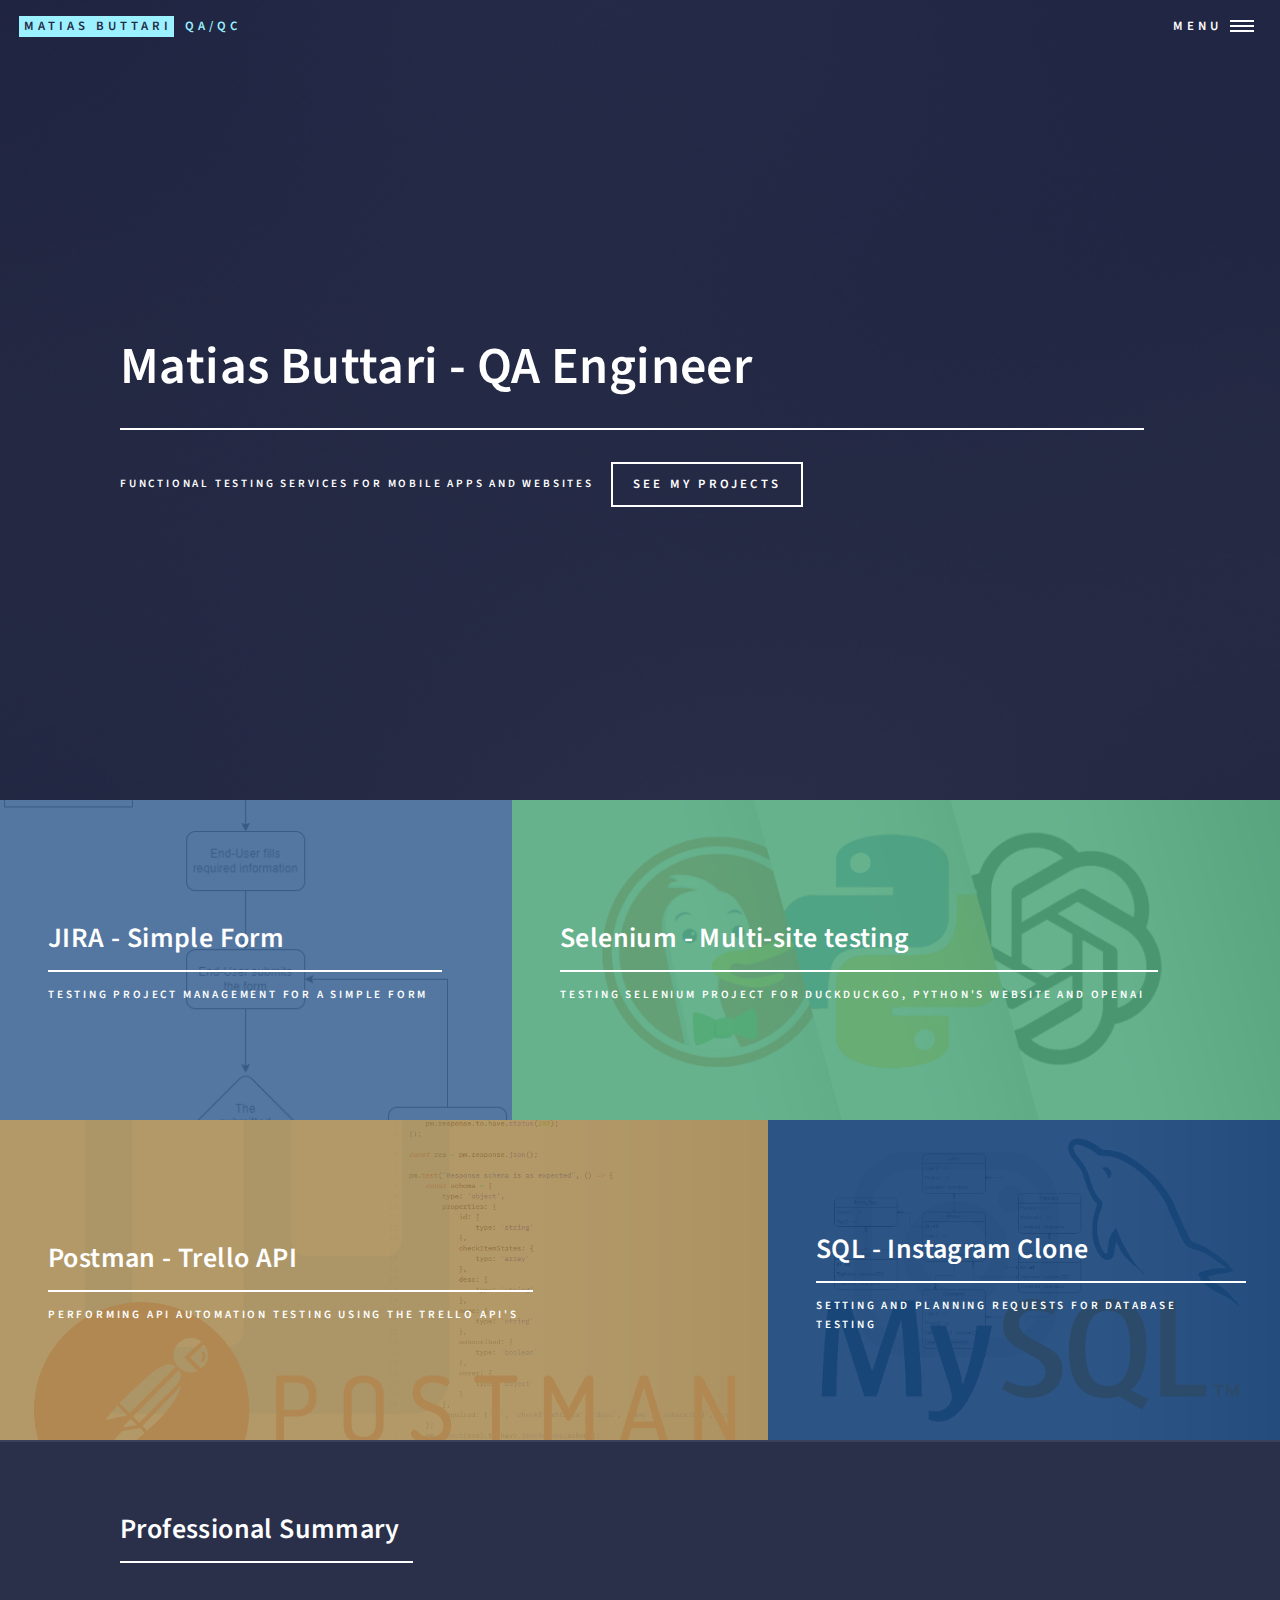
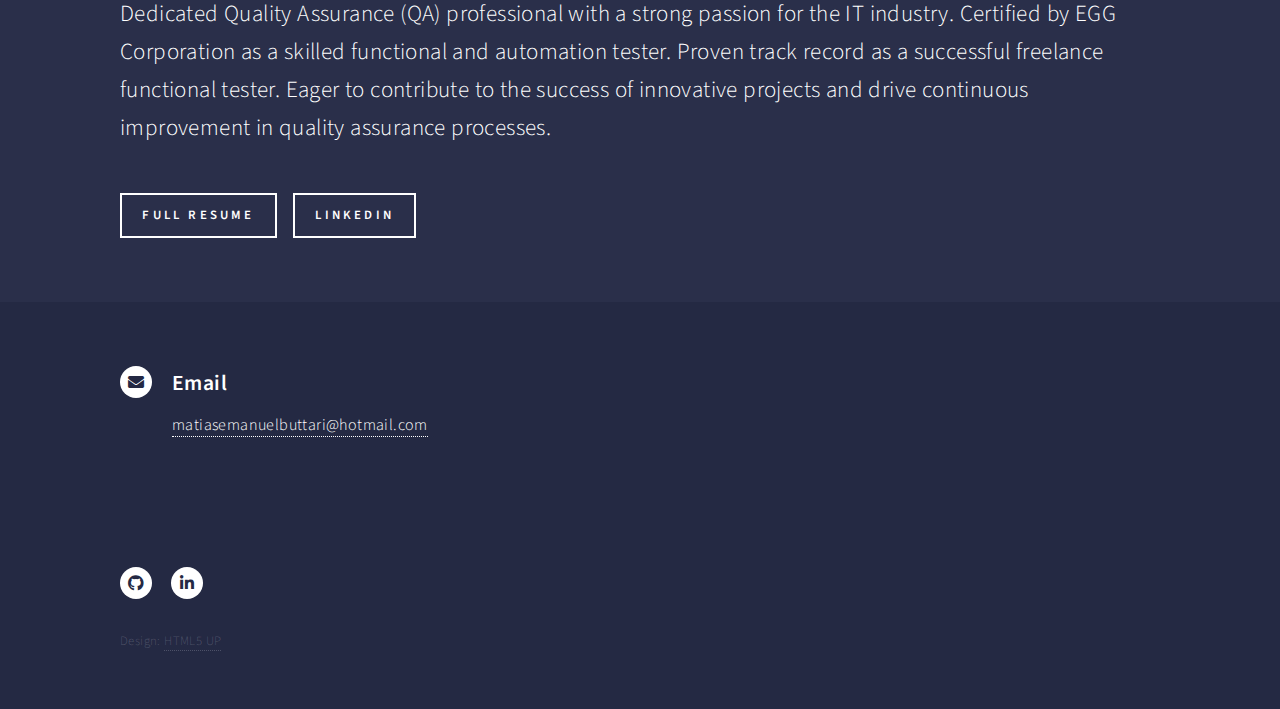
<file: index.html>
<!DOCTYPE HTML>
<!--
	Forty by HTML5 UP
	html5up.net | @ajlkn
	Free for personal and commercial use under the CCA 3.0 license (html5up.net/license)
-->
<!-- commentary!!!! -->
<html>
	<head>
		<title>Matias Buttari - Portfolio</title>
		<meta charset="UTF-8" />
		<meta name="viewport" content="width=device-width, initial-scale=1, user-scalable=no" />
		<link rel="stylesheet" href="assets/css/main.css" />
		<noscript><link rel="stylesheet" href="assets/css/noscript.css" /></noscript>
	</head>
	<body class="is-preload">

		<!-- Wrapper -->
			<div id="wrapper">

				<!-- Header -->
					<header id="header" class="alt">
						<a href="index.html" class="logo"><strong>Matias Buttari</strong> <span>QA/QC</span></a>
						<nav>
							<a href="#menu">Menu</a>
						</nav>
					</header>

				<!-- Menu -->
					<nav id="menu">
						<ul class="links">
							<li><a href="index.html">Home</a></li>
							<li><a href="#contact" class="scrolly">Contact</a></li>
							<li><a href="#main" class="scrolly">Projects</a></li>
						</ul>
					</nav>
						<!--
						<li><a href="elements.html">Elements</a></li>
						<ul class="actions stacked">
							<li><a href="#" class="button primary fit">Get Started</a></li>
							<li><a href="#" class="button fit">Log In</a></li>
						</ul>
						-->
				<!-- Banner -->
					<section id="banner" class="major">
						<div class="inner">
							<header class="major">
								<h1>Matias Buttari - QA Engineer</h1>
							</header>
							<div class="content">
								<p>Functional testing services for mobile apps and websites</p>
								<ul class="actions">
									<li><a href="#one" class="button scrolly">See my projects</a></li>
								</ul>
							</div>
						</div>
					</section>
				<!-- Main -->
					<div id="main">

						<!-- One -->
							<section id="one" class="tiles">
								<article>
									<span class="image">
										<img src="images/pic01.jpg" alt="" />
									</span>
									<header class="major">
										<h3><a href="formProject.html" class="link">JIRA - Simple Form</a></h3>
										<p>Testing project management for a simple form</p>
									</header>
								</article>
								<article>
									<span class="image">
										<img src="images/multisitebanner.png" alt="" />
									</span>
									<header class="major">
										<h3><a href="multisiteProject.html" class="link"></a>Selenium - Multi-site testing</h3>
										<p>Testing selenium project for DuckDuckGo, Python's Website and OpenAI</p>
									</header>
								</article>
								<article>
									<span class="image">
										<img src="images/bannerPm2.png" alt="" />
									</span>
									<header class="major">
										<h3><a href="postmanProject.html" class="link">Postman - Trello API</a></h3>
										<p>Performing API automation testing using the Trello API's</p>
									</header>
								</article>
								<article>
									<span class="image">
										<img src="images/sqlbanner2.png" alt="" />
									</span>
									<header class="major">
										<h3><a href="sqlProject.html" class="link">SQL - Instagram Clone</a></h3>
										<p>Setting and planning requests for database testing</p>
									</header>
								</article>

<!--
								<article>
									<span class="image">
										<img src="images/pic04.jpg" alt="" />
									</span>
									<header class="major">
										<h3><a href="landing.html" class="link">W.I.P</a></h3>
										<p>Work in progress</p>
									</header>
								</article>
-->
								<!--
								<article>
									<span class="image">
										<img src="images/pic05.jpg" alt="" />
									</span>
									<header class="major">
										<h3><a href="landing.html" class="link">Consequat</a></h3>
										<p>Ipsum dolor sit amet</p>
									</header>
								</article>
								<article>
									<span class="image">
										<img src="images/pic06.jpg" alt="" />
									</span>
									<header class="major">
										<h3><a href="landing.html" class="link">Etiam</a></h3>
										<p>Feugiat amet tempus</p>
									</header>
								</article>
								-->
							</section>

							<section id="contact"></section>
						<!-- Two -->
							<section id="two">
								<div class="inner">
									<header class="major">
										<h2>Professional Summary</h2>
									</header>
									<p>Dedicated Quality Assurance (QA) professional with a strong passion for the IT industry. Certified by EGG Corporation as a skilled functional and automation tester. Proven track record as a successful freelance functional tester. Eager to contribute to the success of innovative projects and drive continuous improvement in quality assurance processes.
									</p>
									<ul class="actions">
										<li><a href="https://drive.google.com/file/d/1wdDKe_ZZj7h1YxC4rq7ksWWY5WymSTYA/view?usp=sharing" class="button">Full Resume</a></li>
										<li><a href="https://www.linkedin.com/in/matias-buttari/" class="button">Linkedin</a></li>
									</ul>
								</div>
							</section>

					</div>

				<!-- Contact -->
					<section>
						<div class="inner">
								<section>
									<div class="contact-method">
										<span class="icon solid alt fa-envelope"></span>
										<h3>Email</h3>
										<a href="mailto:matiasemanuelbuttari@hotmail.com">matiasemanuelbuttari@hotmail.com</a>
									</div>
								</section>
						</div>
					</section>

				<!-- Footer -->
					<footer id="footer">
						<div class="inner">
							<ul class="icons">
								<li><a href="https://github.com/mstilde" class="icon brands alt fa-github"><span class="label">GitHub</span></a></li>
								<li><a href="https://www.linkedin.com/in/matias-buttari/" class="icon brands alt fa-linkedin-in"><span class="label">LinkedIn</span></a></li>
							</ul>
							<ul class="copyright">
								<li>Design: <a href="https://html5up.net">HTML5 UP</a></li>
							</ul>
						</div>
					</footer>

			</div>

		<!-- Scripts -->
			<script src="assets/js/jquery.min.js"></script>
			<script src="assets/js/jquery.scrolly.min.js"></script>
			<script src="assets/js/jquery.scrollex.min.js"></script>
			<script src="assets/js/browser.min.js"></script>
			<script src="assets/js/breakpoints.min.js"></script>
			<script src="assets/js/util.js"></script>
			<script src="assets/js/main.js"></script>

	</body>
</html>
</file>
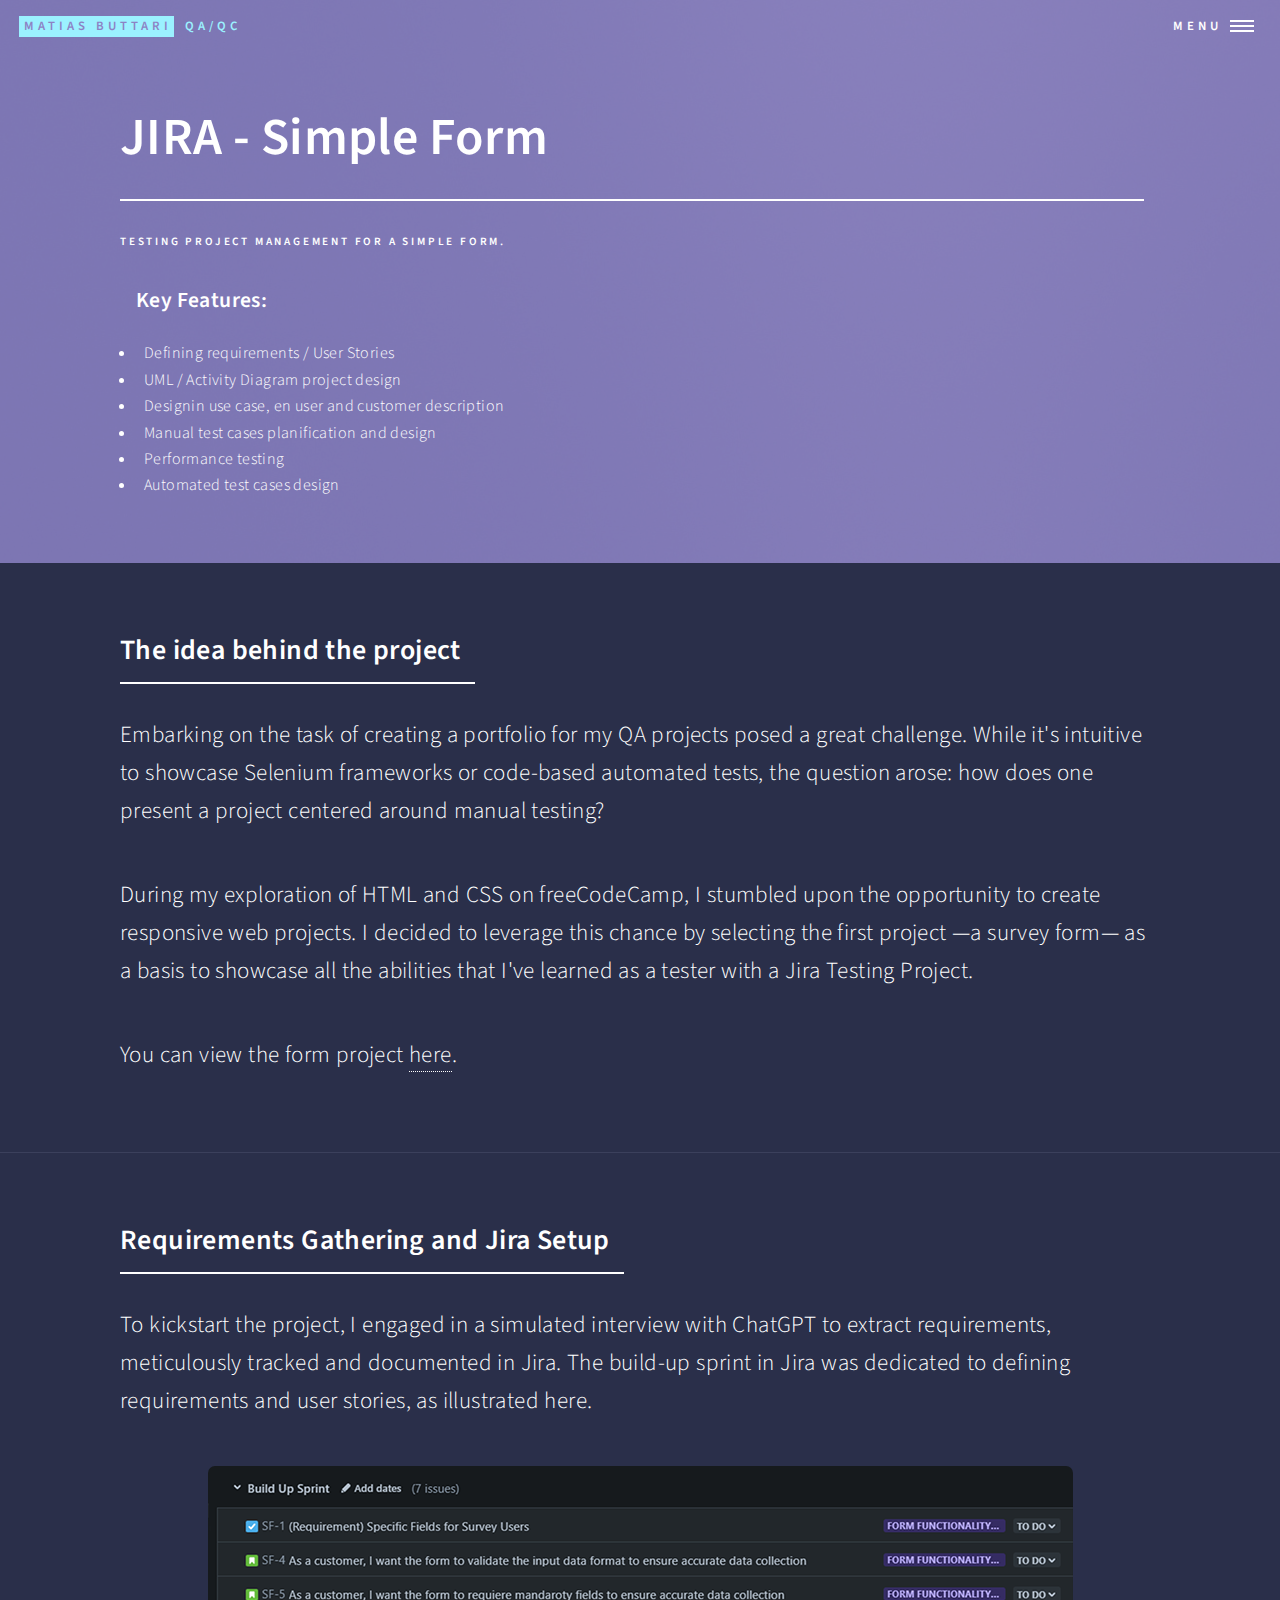
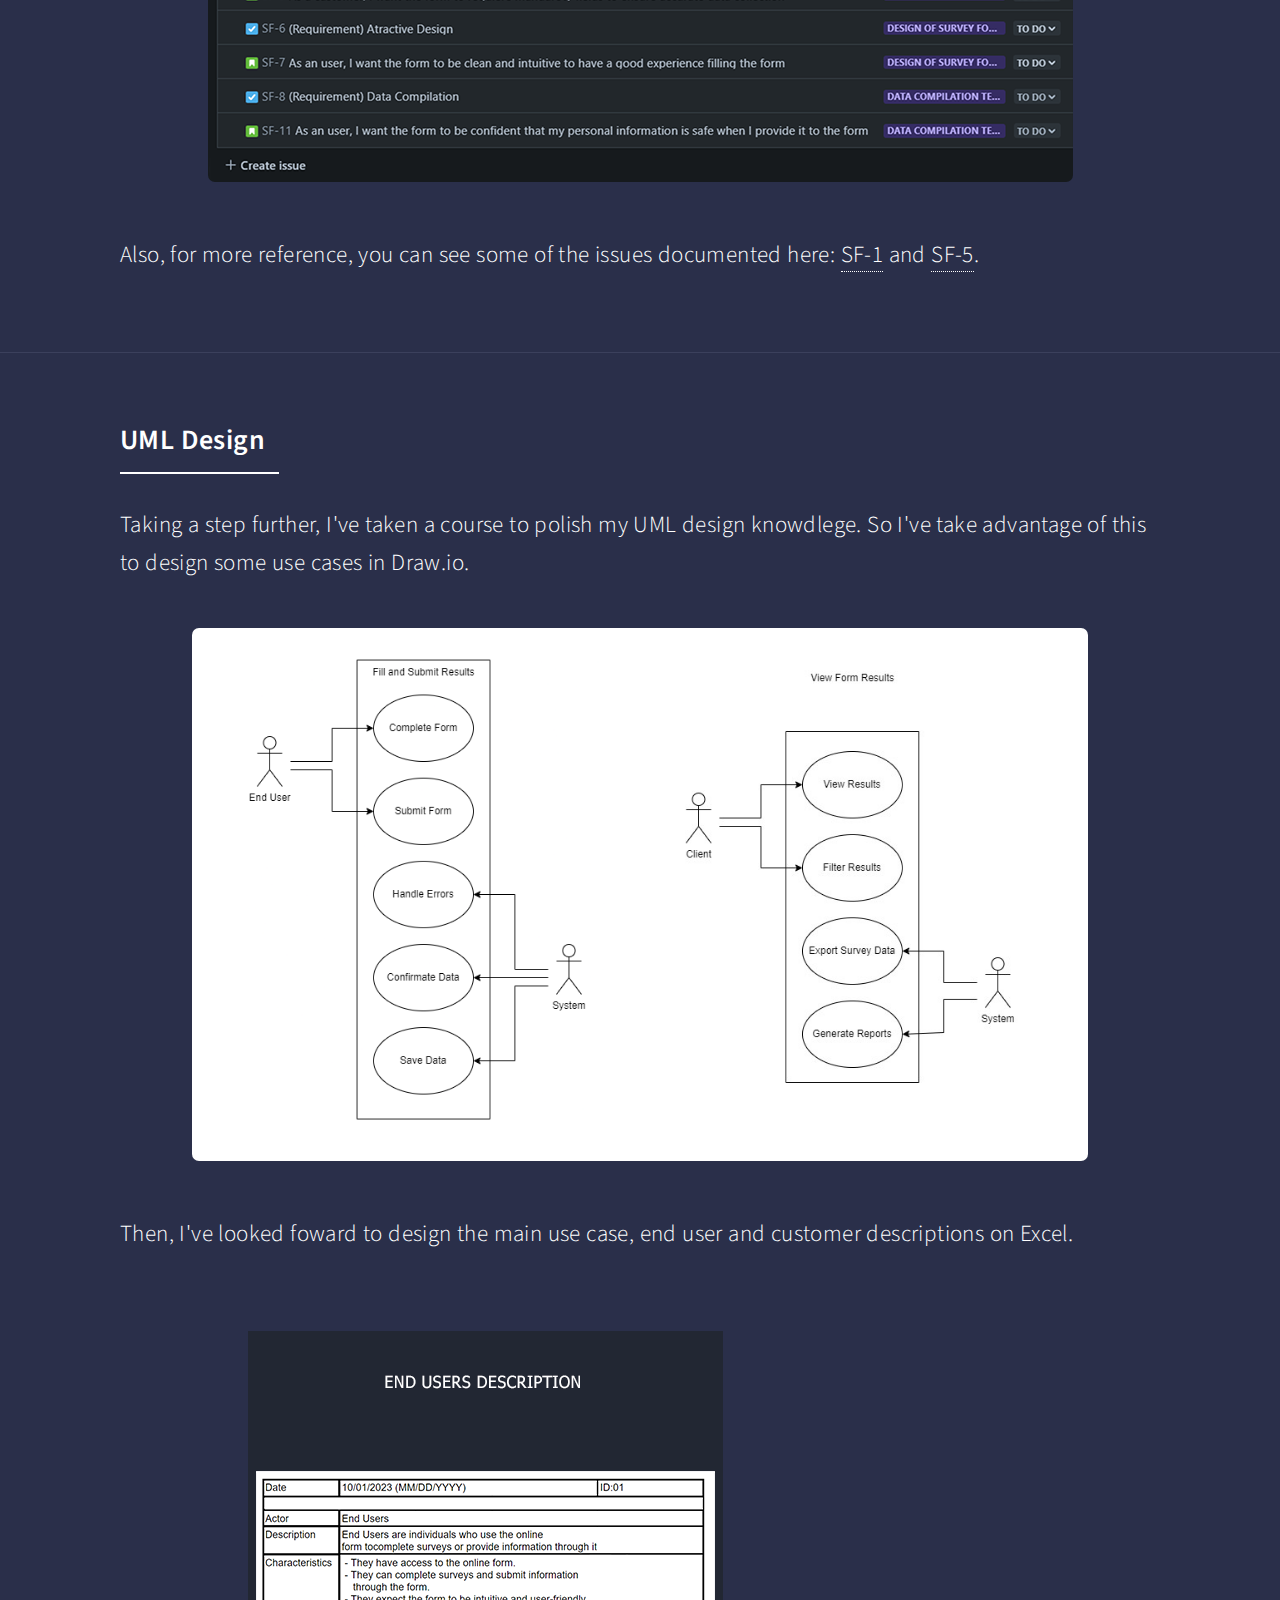
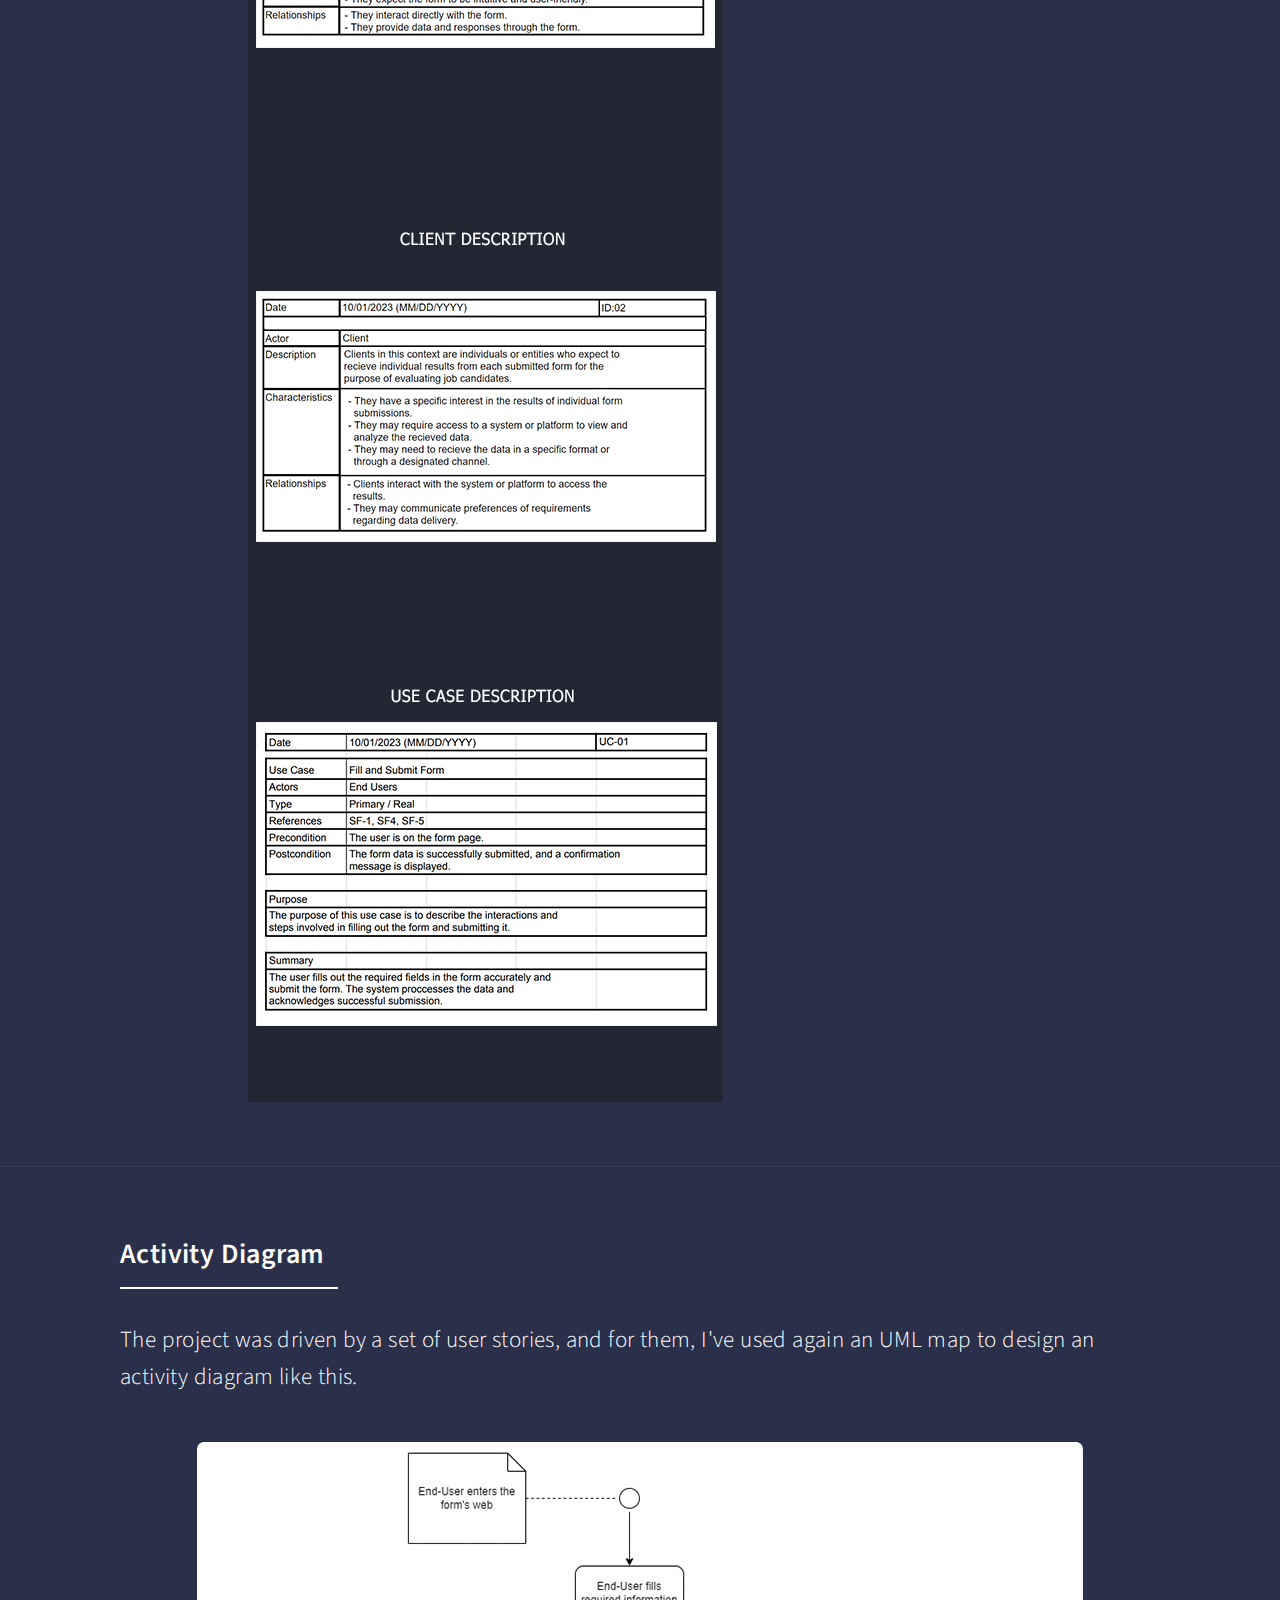
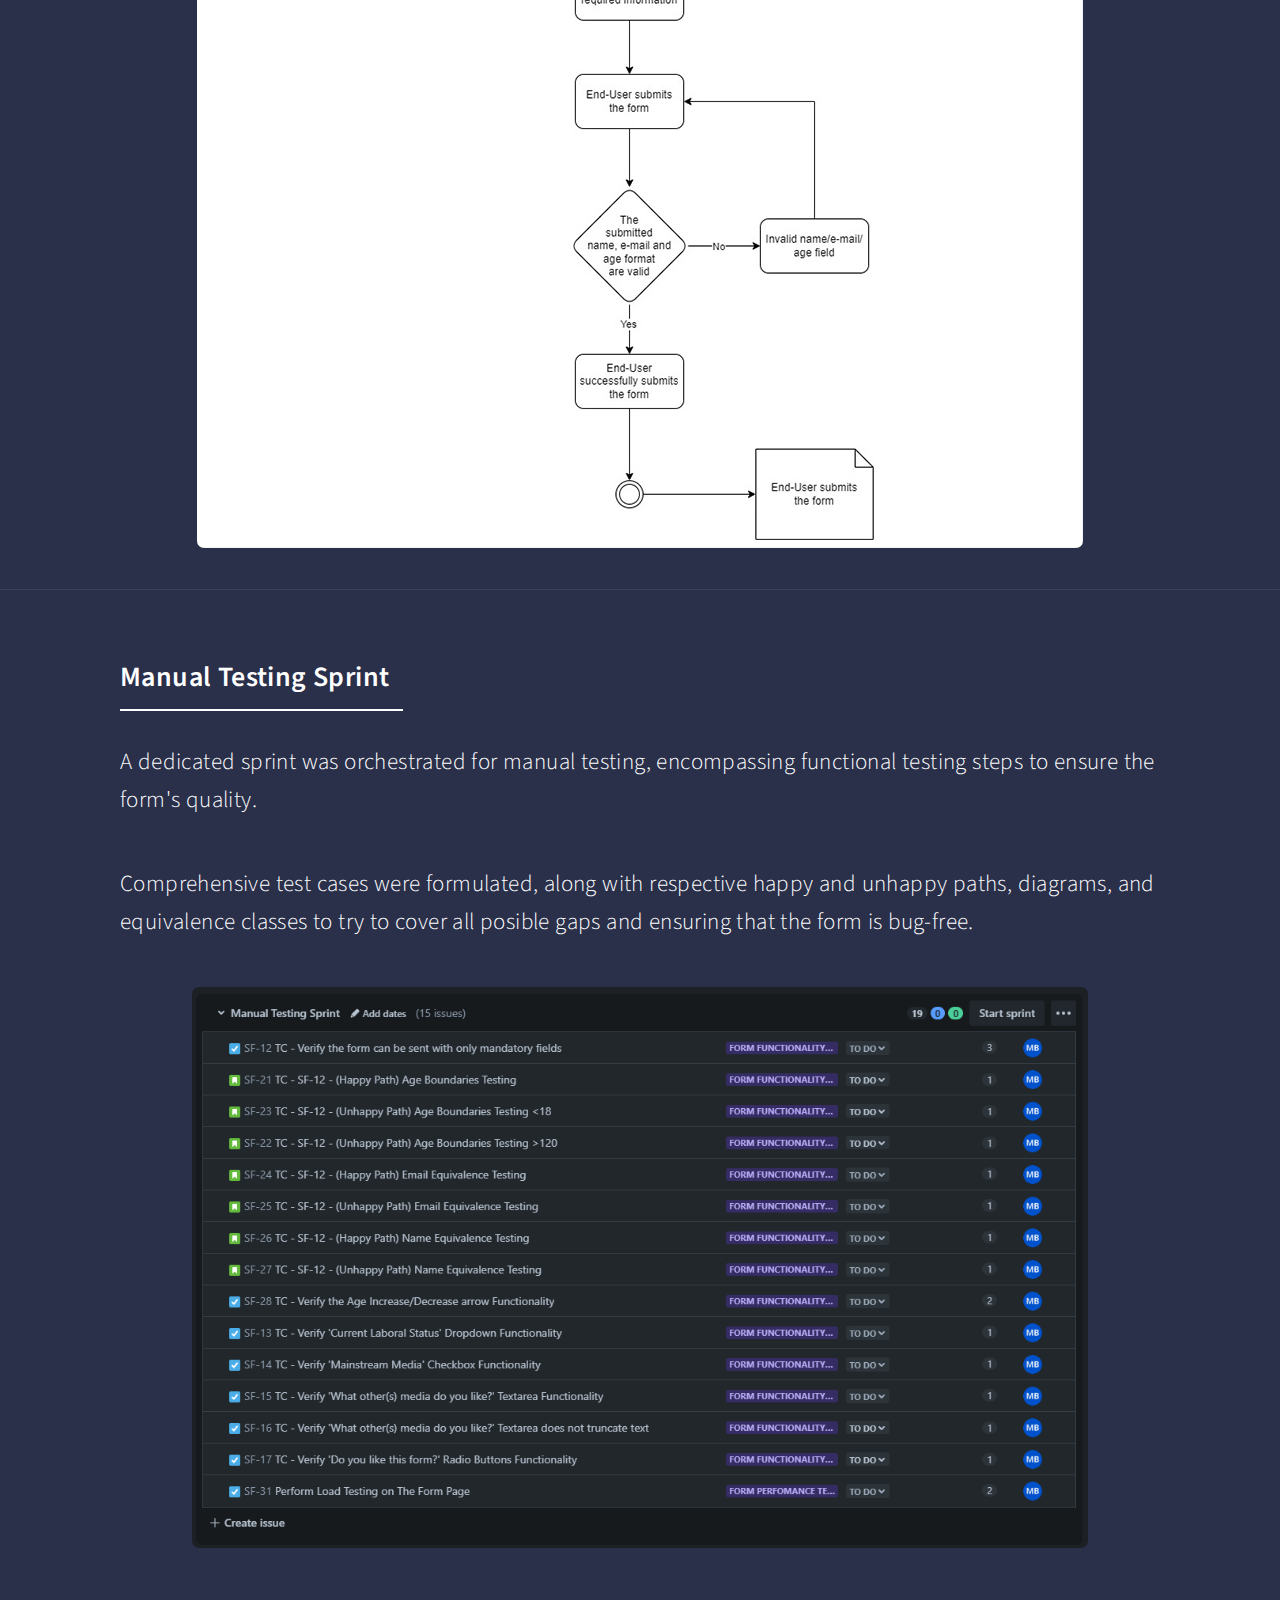
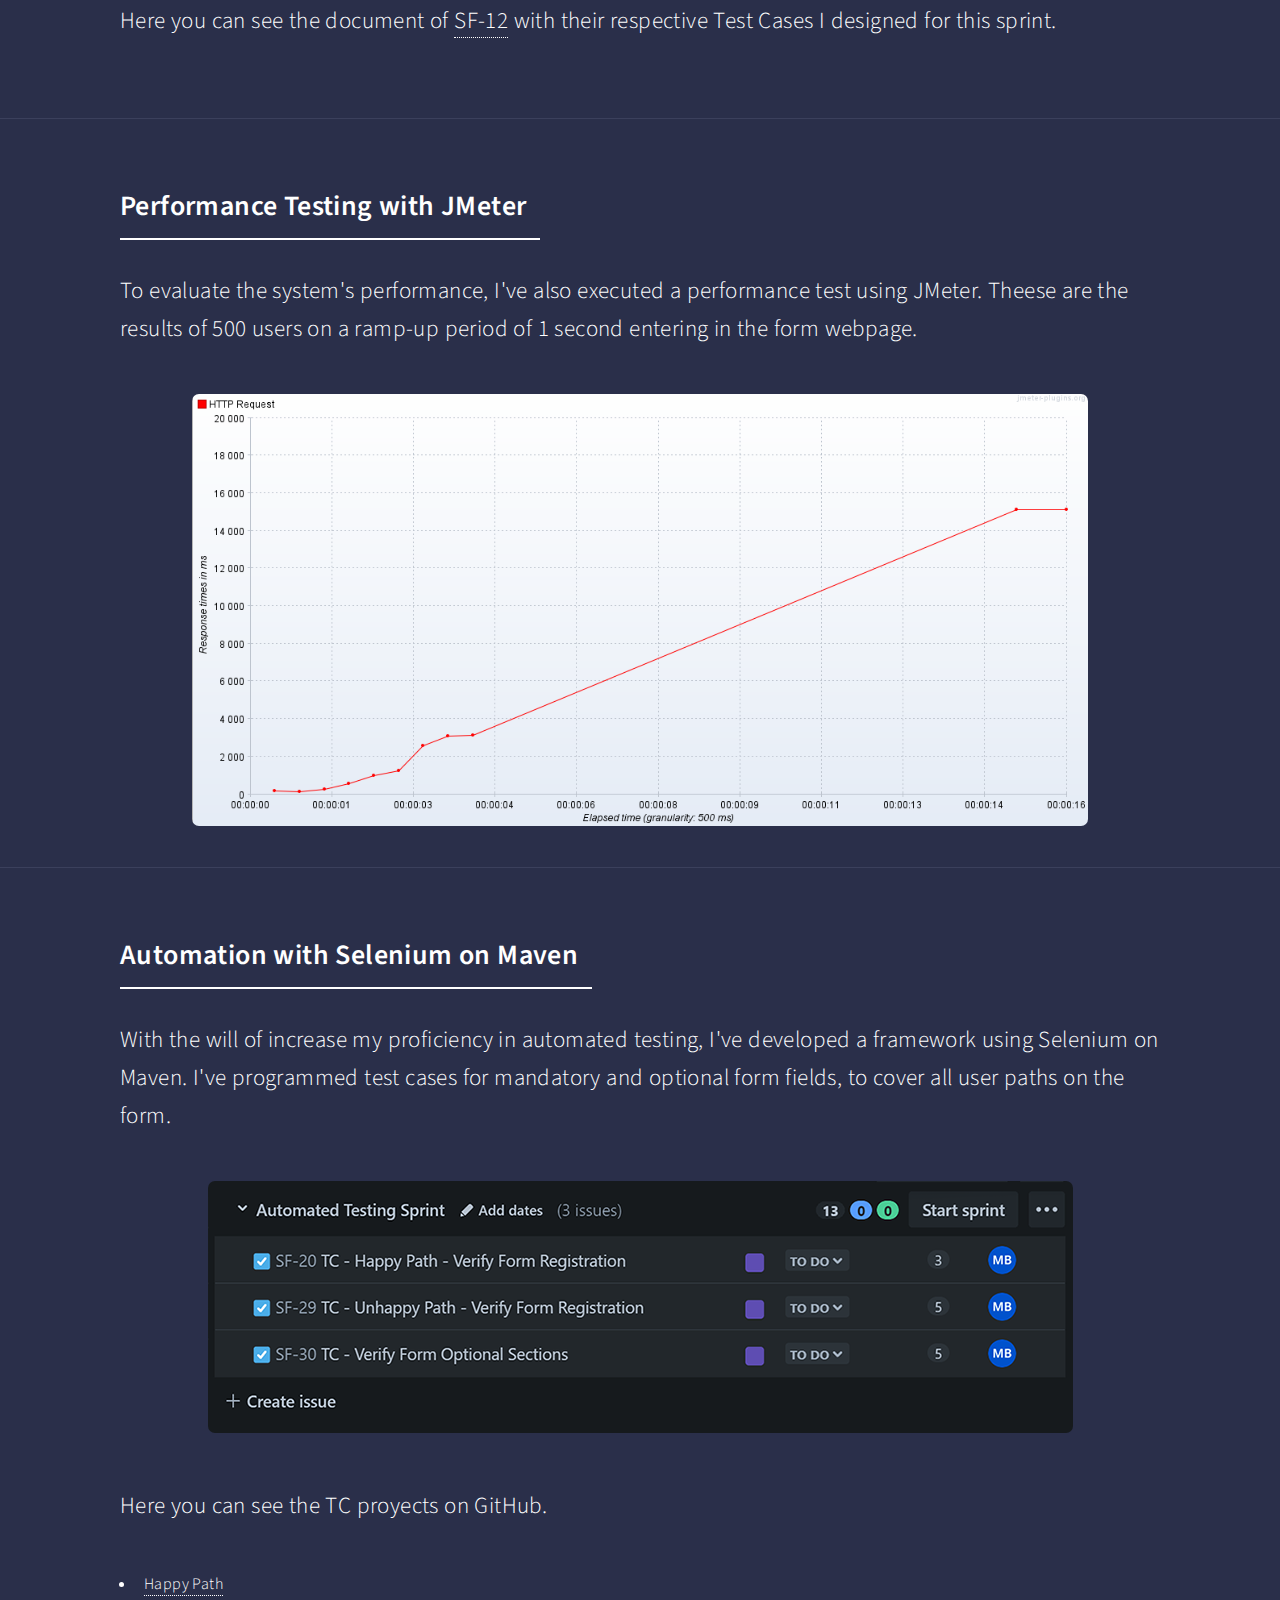
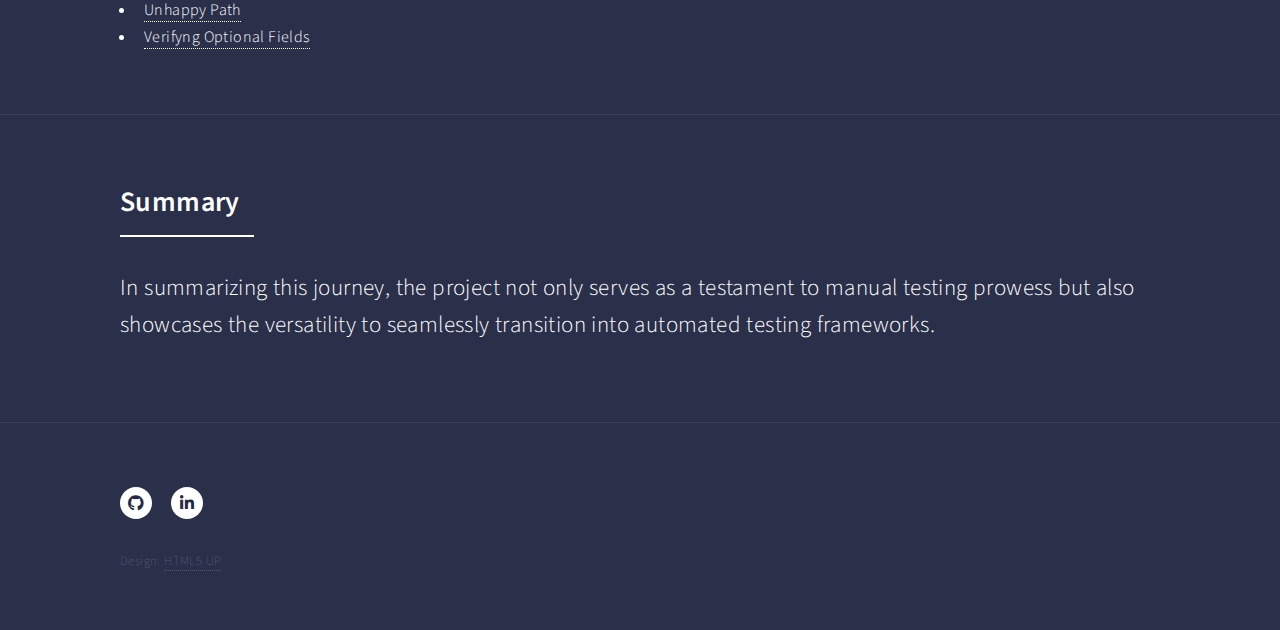
<file: formProject.html>
<!DOCTYPE HTML>
<!--
	Forty by HTML5 UP
	html5up.net | @ajlkn
	Free for personal and commercial use under the CCA 3.0 license (html5up.net/license)
-->
<html>
	<head>
		<title>Matias Buttari - Project 1</title>
		<meta charset="utf-8" />
		<meta name="viewport" content="width=device-width, initial-scale=1, user-scalable=no" />
		<link rel="stylesheet" href="assets/css/main.css" />
		<noscript><link rel="stylesheet" href="assets/css/noscript.css" /></noscript>
	</head>
	<body class="is-preload">

		<!-- Wrapper -->
			<div id="wrapper">

				<!-- Header -->
				<!-- Note: The "styleN" class below should match that of the banner element. -->
					<header id="header" class="alt style2">
						<a href="index.html" class="logo"><strong>Matias Buttari</strong> <span>QA/QC</span></a>
						<nav>
							<a href="#menu">Menu</a>
						</nav>
					</header>

				<!-- Menu -->
					<nav id="menu">
						<ul class="links">
							<li><a href="index.html">Home</a></li>
							<li><a href="index.html#contact" class="scrolly">Contact</a></li>
							<li><a href="index.html#main" class="scrolly">Projects</a></li>
						</ul>
					</nav>

				<!-- Banner -->
				<!-- Note: The "styleN" class below should match that of the header element. -->
					<section id="banner" class="style2">
						<div class="inner">
							<span class="image">
								<img src="images/pic07.jpg" alt="" />
							</span>
							<header class="major">
								<h1>JIRA - Simple Form</h1>
							</header>
							<div class="content">
								<p>Testing project management for a simple form.</p>
							</div>
							<div class="actions">
								<ul>
									<h3>Key Features:</h3>
									<li>Defining requirements / User Stories</li>
									<li>UML / Activity Diagram project design</li>
									<li>Designin use case, en user and customer description</li>
									<li>Manual test cases planification and design</li>
									<li>Performance testing</li>
									<li>Automated test cases design</li>

								</ul>
							</div>
						</div>
					</section>

				<!-- Main -->
					<div id="main">

						<!-- One -->
							<section id="one">
								<div class="inner">
									<header class="major">
										<h2>The idea behind the project
										</h2>
									</header>
									<p>Embarking on the task of creating a portfolio for my QA projects posed a great challenge. While it's intuitive to showcase Selenium frameworks or code-based automated tests, the question arose: how does one present a project centered around manual testing?
									</p>
									<p>
										During my exploration of HTML and CSS on freeCodeCamp, I stumbled upon the opportunity to create responsive web projects. I decided to leverage this chance by selecting the first project —a survey form— as a basis to showcase all the abilities that I've learned as a tester with a Jira Testing Project.
								</p>
									<p>
										You can view the form project <a href="https://mstilde.github.io/BasicFormProject/" class='links'>here</a>.
									</p>
								</div>
							</section>

						<!-- Two -->
							<section id="Two">
								<div class="inner">
									<header class="major">
										<h2>Requirements Gathering and Jira Setup
										</h2>
									</header>
									<p>To kickstart the project, I engaged in a simulated interview with ChatGPT to extract requirements, meticulously tracked and documented in Jira. The build-up sprint in Jira was dedicated to defining requirements and user stories, as illustrated here.											</p>
									<div class="image">
										<img src="images/buildupsprint.png" alt="" data-position="center center" />
									</div>
									<p></p>
									<p>Also, for more reference, you can see some of the issues documented here: <a href="https://drive.google.com/file/d/10lCEEN7mOt5Ik4ySlKi4JlnAEmU_cboY/view?usp=sharing" class="links">SF-1</a> and  <a href="https://drive.google.com/file/d/1re5IZLzgB4T_dPBMN-XtBdxbX7UzD0-E/view?usp=sharing" class="links">SF-5</a>.</p>
								</div>								
							</section>				
							<section id="three">
								<div class="inner">
									<header class="major">
										<h2>UML Design
										</h2>
									</header>
									<p>Taking a step further, I've taken a course to polish my UML design knowdlege. So I've take advantage of this to design some use cases in Draw.io.
									</p>
									<div class="image">
										<img src="images\image-20231005-194521.png" alt="" data-position="center center" />
									</div>

									<p></p>
									<p>Then, I've looked foward to design the main use case, end user and customer descriptions on Excel.
									</p>
									<section class="container">
										<div class="slider-wrapper">
											<div class="slider">
												<img id="slide-1" src="images/actor-user-(1).png" alt="query 5">
												<img id="slide-2" src="images/actor-client-(1).png" alt="query 6">
												<img id="slide-3" src="images/UC1-(1).png" alt="query 7">
											</div>
											<div class="slider-nav">
												<a href="#slide-1"></a>
												<a href="#slide-2"></a>
												<a href="#slide-3"></a>
											</div>
										</div>
									</section>
								</div>								
							</section>				
							<section id="four">
								<div class="inner">
									<header class="major">
										<h2>Activity Diagram
										</h2>
									</header>
									<p>The project was driven by a set of user stories, and for them, I've used again an UML map to design an activity diagram like this.
									</p>
									<div class="image">
										<img src="images\diagram.png" alt="" data-position="center center" />
									</div>
								</div>								
							</section>				
							<section id="five">
								<div class="inner">
									<header class="major">
										<h2>Manual Testing Sprint
										</h2>
									</header>
									<p>A dedicated sprint was orchestrated for manual testing, encompassing functional testing steps to ensure the form's quality.
									</p>
									<p>Comprehensive test cases were formulated, along with respective happy and unhappy paths, diagrams, and equivalence classes to try to cover all posible gaps and ensuring that the form is bug-free.
									</p>
									<div class="image">
										<img src="images\manual test sprint.png" alt="" data-position="center center" />
									</div>
									<p></p>
									<p>Here you can see the document of <a href="https://drive.google.com/file/d/1ajVKdBgTcL9qOJf-ZWAz0iMvOQjnCUtJ/view" class="links">SF-12</a> with their respective Test Cases I designed for this sprint.
									</p>
								</div>
							</section>				
							<section id="six">
								<div class="inner">
									<header class="major">
										<h2>Performance Testing with JMeter
										</h2>
									</header>
									<p>To evaluate the system's performance, I've also executed a performance test using JMeter. Theese are the results of 500 users on a ramp-up period of 1 second entering in the form webpage.
									</p>
									<div class="image">
										<img src="images\jmeter results.png" alt="" data-position="center center" />
									</div>
								</div>								
							</section>				
							<section id="seven">
								<div class="inner">
									<header class="major">
										<h2>Automation with Selenium on Maven
										</h2>
									</header>
									<p>With the will of increase my proficiency in automated testing, I've developed a framework using Selenium on Maven. I've programmed test cases for mandatory and optional form fields, to cover all user paths on the form.
									</p>
									<div class="image">
										<img src="images\automatedSprint.png" alt="" data-position="center center" />
									</div>
									<p></p>
									<p>Here you can see the TC proyects on GitHub.
									</p>
									<ul>
										<li><a href="https://github.com/mstilde/seleniumFormHappyPath.git" class="links">Happy Path</a></li>
										<li><a href="https://github.com/mstilde/seleniumFormUnhappyPath.git" class="links">Unhappy Path</a></li>
										<li><a href="https://github.com/mstilde/seleniumFormVerifyngOptionalFields.git" class="links">Verifyng Optional Fields</a></li>
									</ul>
								</div>								
							</section>				
							<section id="eight">
								<div class="inner">
									<header class="major">
										<h2>Summary
										</h2>
									</header>
									<p>In summarizing this journey, the project not only serves as a testament to manual testing prowess but also showcases the versatility to seamlessly transition into automated testing frameworks.
									</p>
								</div>								
							</section>				

				<!-- Footer -->
				<footer id="footer">
					<div class="inner">
						<ul class="icons">
							<li><a href="https://github.com/mstilde" class="icon brands alt fa-github"><span class="label">GitHub</span></a></li>
							<li><a href="https://www.linkedin.com/in/matias-buttari/" class="icon brands alt fa-linkedin-in"><span class="label">LinkedIn</span></a></li>
						</ul>
						<ul class="copyright">
							<li>Design: <a href="https://html5up.net">HTML5 UP</a></li>
						</ul>
					</div>
				</footer>

			</div>

		<!-- Scripts -->
			<script src="assets/js/jquery.min.js"></script>
			<script src="assets/js/jquery.scrolly.min.js"></script>
			<script src="assets/js/jquery.scrollex.min.js"></script>
			<script src="assets/js/browser.min.js"></script>
			<script src="assets/js/breakpoints.min.js"></script>
			<script src="assets/js/util.js"></script>
			<script src="assets/js/main.js"></script>

	</body>
</html>
</file>
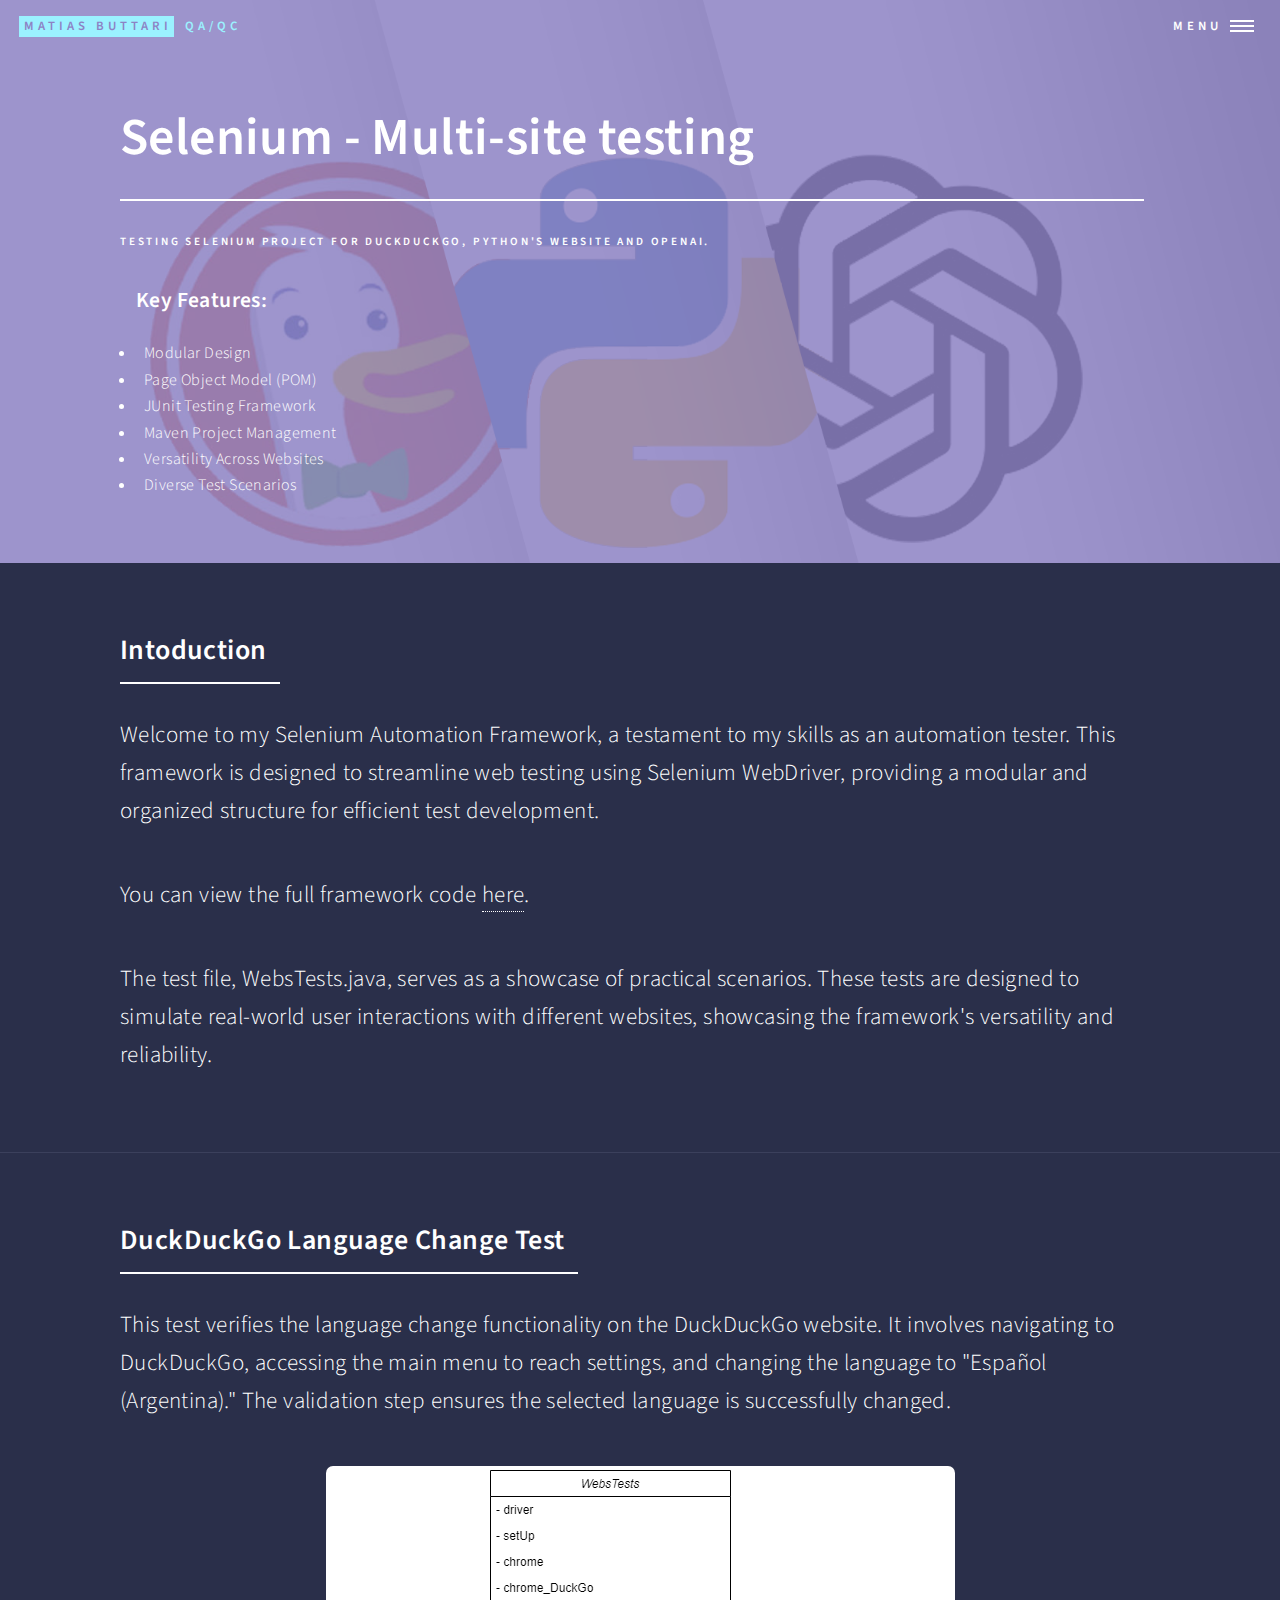
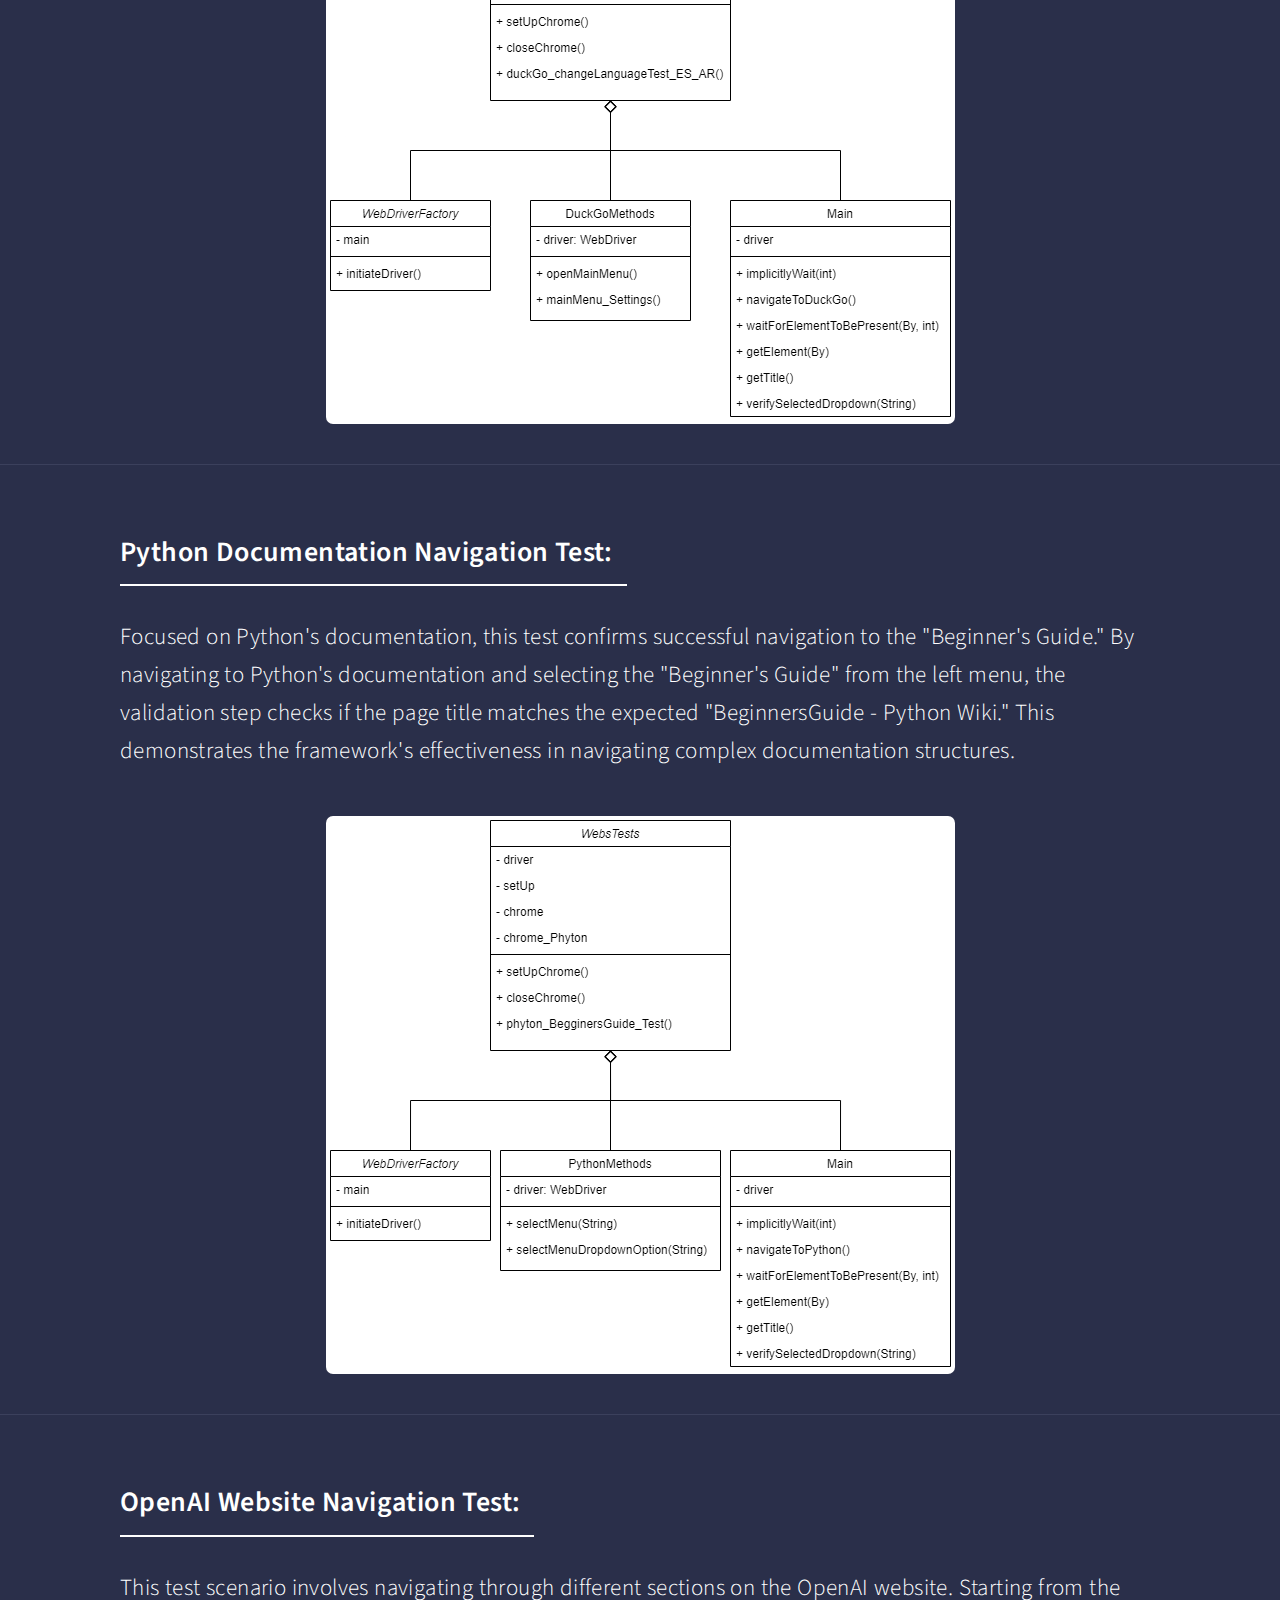
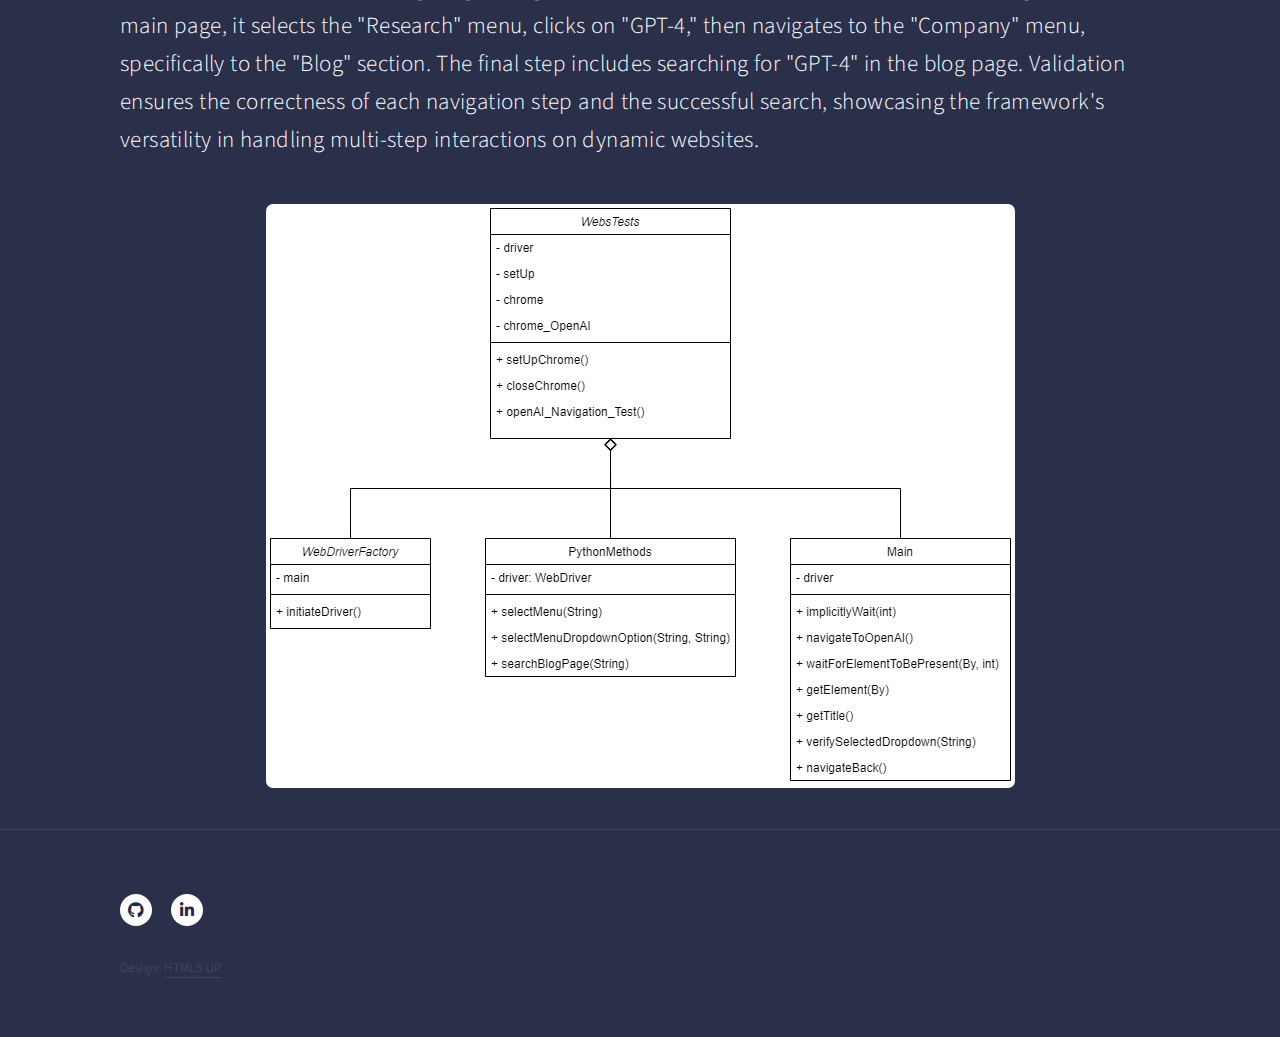
<file: multisiteProject.html>
<!DOCTYPE HTML>
<!--
	Forty by HTML5 UP
	html5up.net | @ajlkn
	Free for personal and commercial use under the CCA 3.0 license (html5up.net/license)
-->
<html>
	<head>
		<title>Matias Buttari - Project 2</title>
		<meta charset="utf-8" />
		<meta name="viewport" content="width=device-width, initial-scale=1, user-scalable=no" />
		<link rel="stylesheet" href="assets/css/main.css" />
		<noscript><link rel="stylesheet" href="assets/css/noscript.css" /></noscript>
	</head>
	<body class="is-preload">

		<!-- Wrapper -->
			<div id="wrapper">

				<!-- Header -->
				<!-- Note: The "styleN" class below should match that of the banner element. -->
					<header id="header" class="alt style2">
						<a href="index.html" class="logo"><strong>Matias Buttari</strong> <span>QA/QC</span></a>
						<nav>
							<a href="#menu">Menu</a>
						</nav>
					</header>

				<!-- Menu -->
					<nav id="menu">
						<ul class="links">
							<li><a href="index.html">Home</a></li>
							<li><a href="index.html#contact" class="scrolly">Contact</a></li>
							<li><a href="index.html#main" class="scrolly">Projects</a></li>
						</ul>
					</nav>

				<!-- Banner -->
				<!-- Note: The "styleN" class below should match that of the header element. -->
					<section id="banner" class="style2">
						<div class="inner">
							<span class="image">
								<img src="images/multisitebanner.png" alt="" />
							</span>
							<header class="major">
								<h1>Selenium - Multi-site testing</h1>
							</header>
							<div class="content">
								<p>Testing selenium project for DuckDuckGo, Python's Website and OpenAI.</p>
							</div>
							<div class="actions">
								<ul>
									<h3>Key Features:</h3>
									<li>Modular Design</li>
									<li>Page Object Model (POM)</li>
									<li>JUnit Testing Framework</li>
									<li>Maven Project Management</li>
									<li>Versatility Across Websites</li>
									<li>Diverse Test Scenarios</li>
								</ul>
							</div>
						</div>
					</section>

				<!-- Main -->
					<div id="main">

						<!-- One -->
							<section id="one">
								<div class="inner">
									<header class="major">
										<h2>Intoduction
										</h2>
									</header>
									<p>Welcome to my Selenium Automation Framework, a testament to my skills as an automation tester. This framework is designed to streamline web testing using Selenium WebDriver, providing a modular and organized structure for efficient test development.
									</p>
									<p>
										You can view the full framework code  <a href="https://github.com/mstilde/multisiteSeleniumTesting" class='links'>here</a>.
									</p>
									<p>
										The test file, WebsTests.java, serves as a showcase of practical scenarios. These tests are designed to simulate real-world user interactions with different websites, showcasing the framework's versatility and reliability.
									</p>
								</div>
							</section>

						<!-- Two -->
							<section id="Two">
								<div class="inner">
									<header class="major">
										<h2>DuckDuckGo Language Change Test</h2>
									</header>
									<p>This test verifies the language change functionality on the DuckDuckGo website. It involves navigating to DuckDuckGo, accessing the main menu to reach settings, and changing the language to "Español (Argentina)." The validation step ensures the selected language is successfully changed.</p>
									<div class="image">
										<img src="images/duckGo.png" alt="" data-position="center center" id="uml_image"/>
									</div>
								</div>								
							</section>				
							<section id="three">
								<div class="inner">
									<header class="major">
										<h2>Python Documentation Navigation Test:</h2>
									</header>
									<p>Focused on Python's documentation, this test confirms successful navigation to the "Beginner's Guide." By navigating to Python's documentation and selecting the "Beginner's Guide" from the left menu, the validation step checks if the page title matches the expected "BeginnersGuide - Python Wiki." This demonstrates the framework's effectiveness in navigating complex documentation structures.
									</p>
									<div class="image">
										<img src="images\python.png" alt="" data-position="center center" />
									</div>
								</div>								
							</section>				
							<section id="four">
								<div class="inner">
									<header class="major">
										<h2>OpenAI Website Navigation Test:</h2>
									</header>
									<p>This test scenario involves navigating through different sections on the OpenAI website. Starting from the main page, it selects the "Research" menu, clicks on "GPT-4," then navigates to the "Company" menu, specifically to the "Blog" section. The final step includes searching for "GPT-4" in the blog page. Validation ensures the correctness of each navigation step and the successful search, showcasing the framework's versatility in handling multi-step interactions on dynamic websites.</p>
									<div class="image">
										<img src="images\openAI.png" alt="" data-position="center center" />
									</div>
								</div>								
							</section>					
				<!-- Footer -->
				<footer id="footer">
					<div class="inner">
						<ul class="icons">
							<li><a href="https://github.com/mstilde" class="icon brands alt fa-github"><span class="label">GitHub</span></a></li>
							<li><a href="https://www.linkedin.com/in/matias-buttari/" class="icon brands alt fa-linkedin-in"><span class="label">LinkedIn</span></a></li>
						</ul>
						<ul class="copyright">
							<li>Design: <a href="https://html5up.net">HTML5 UP</a></li>
						</ul>
					</div>
				</footer>

			</div>

		<!-- Scripts -->
			<script src="assets/js/jquery.min.js"></script>
			<script src="assets/js/jquery.scrolly.min.js"></script>
			<script src="assets/js/jquery.scrollex.min.js"></script>
			<script src="assets/js/browser.min.js"></script>
			<script src="assets/js/breakpoints.min.js"></script>
			<script src="assets/js/util.js"></script>
			<script src="assets/js/main.js"></script>
	</body>
</html>
</file>
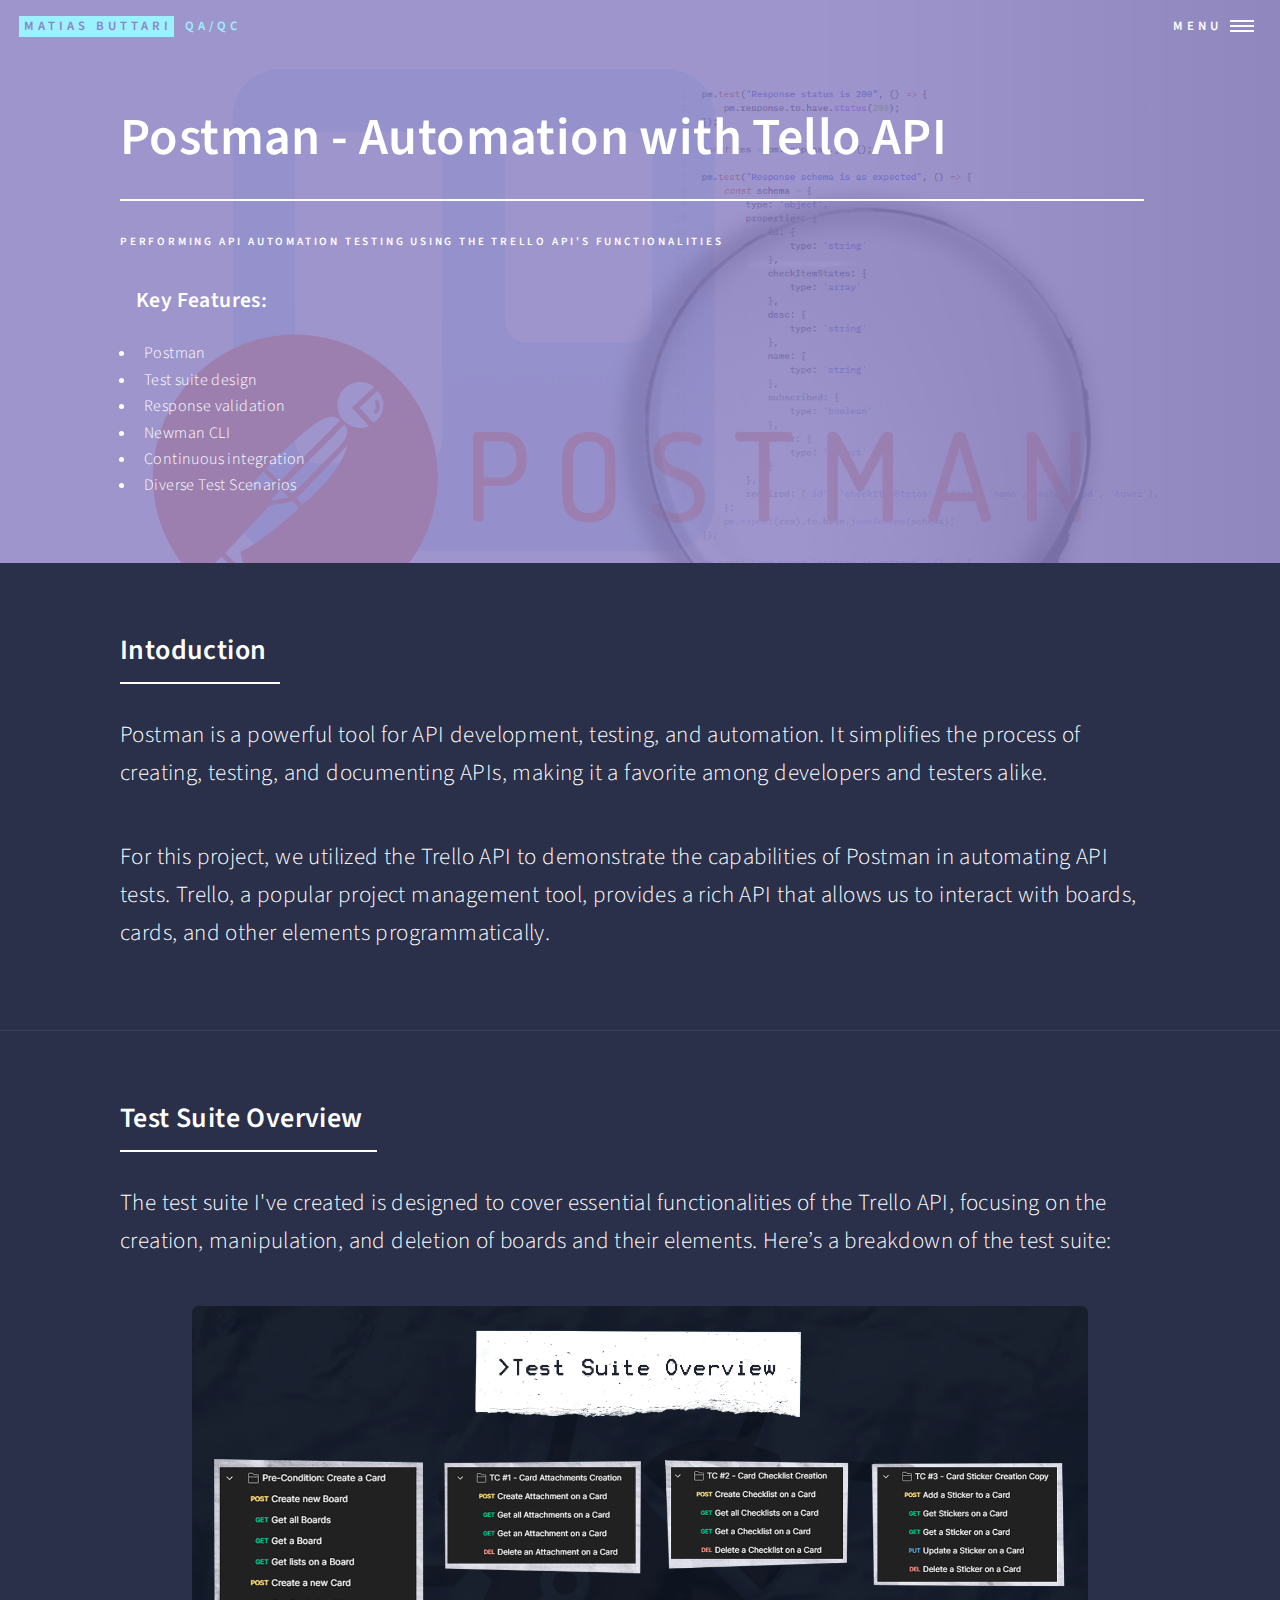
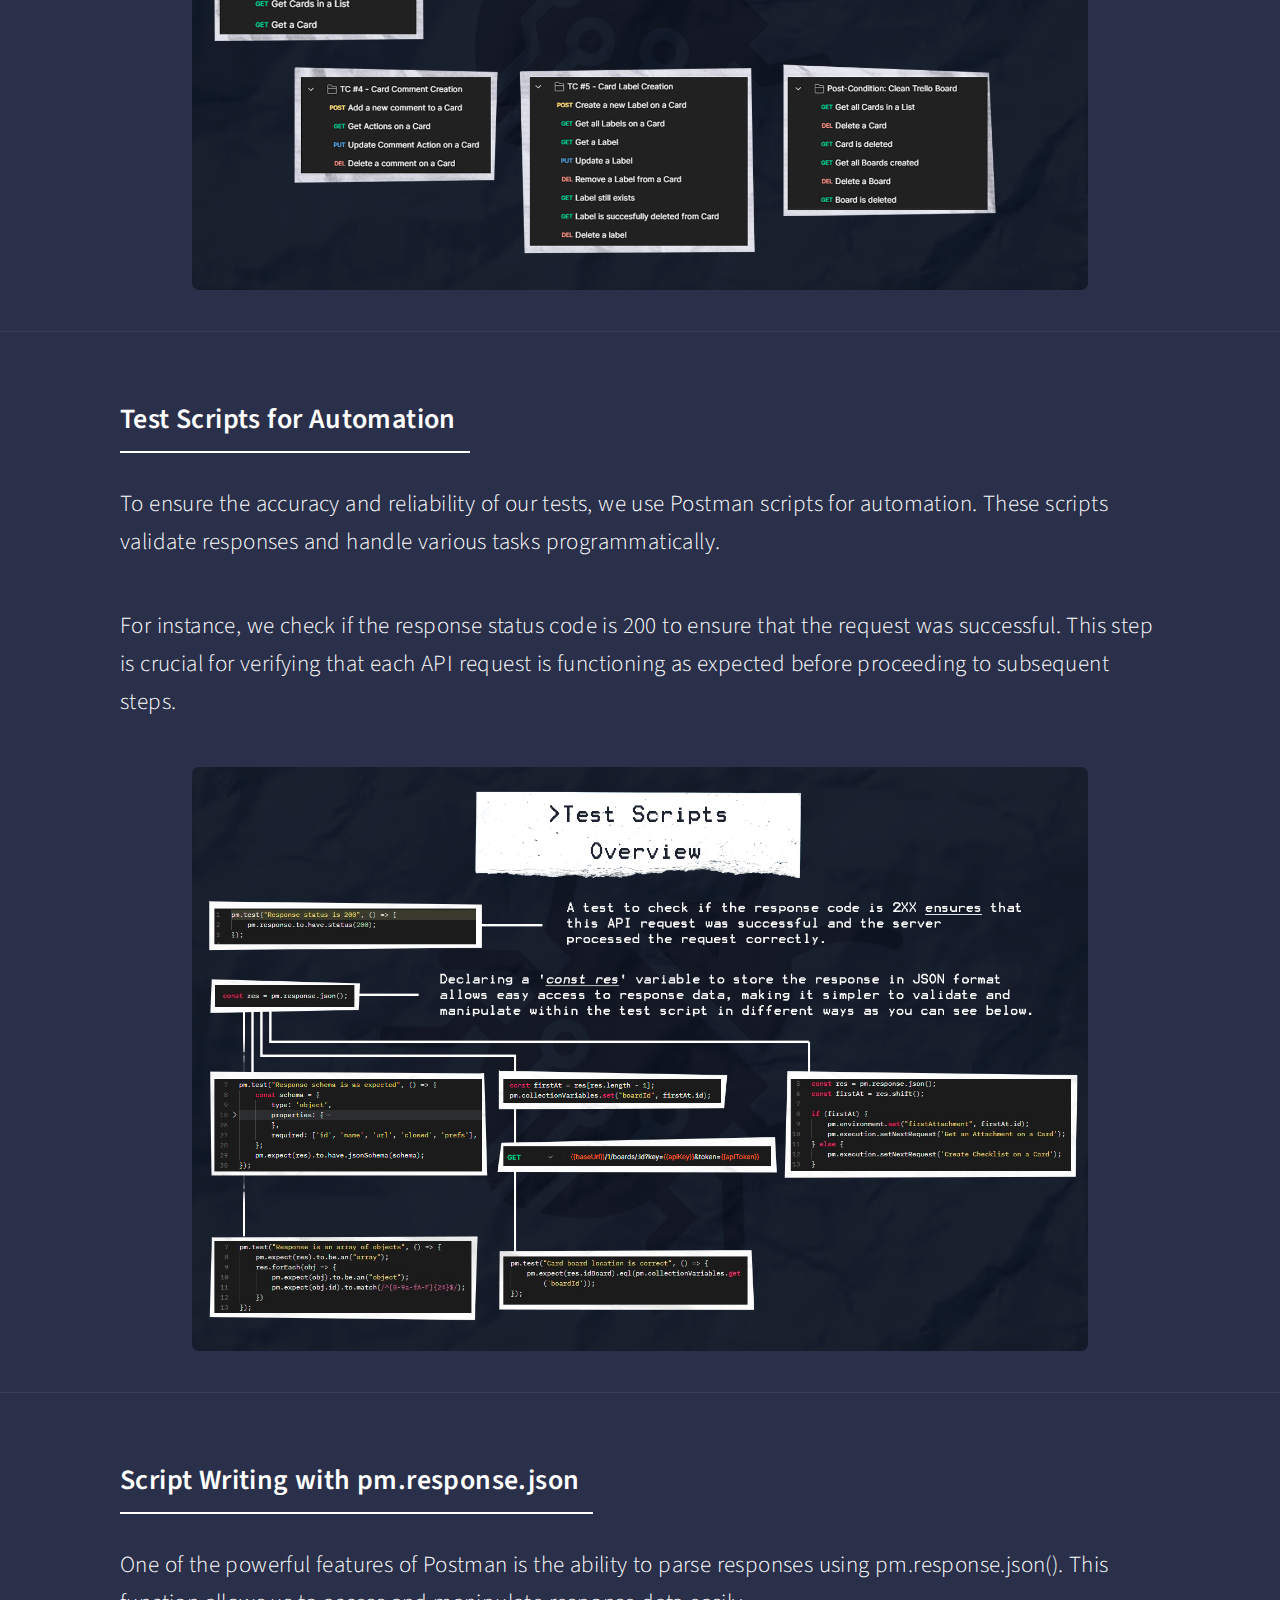
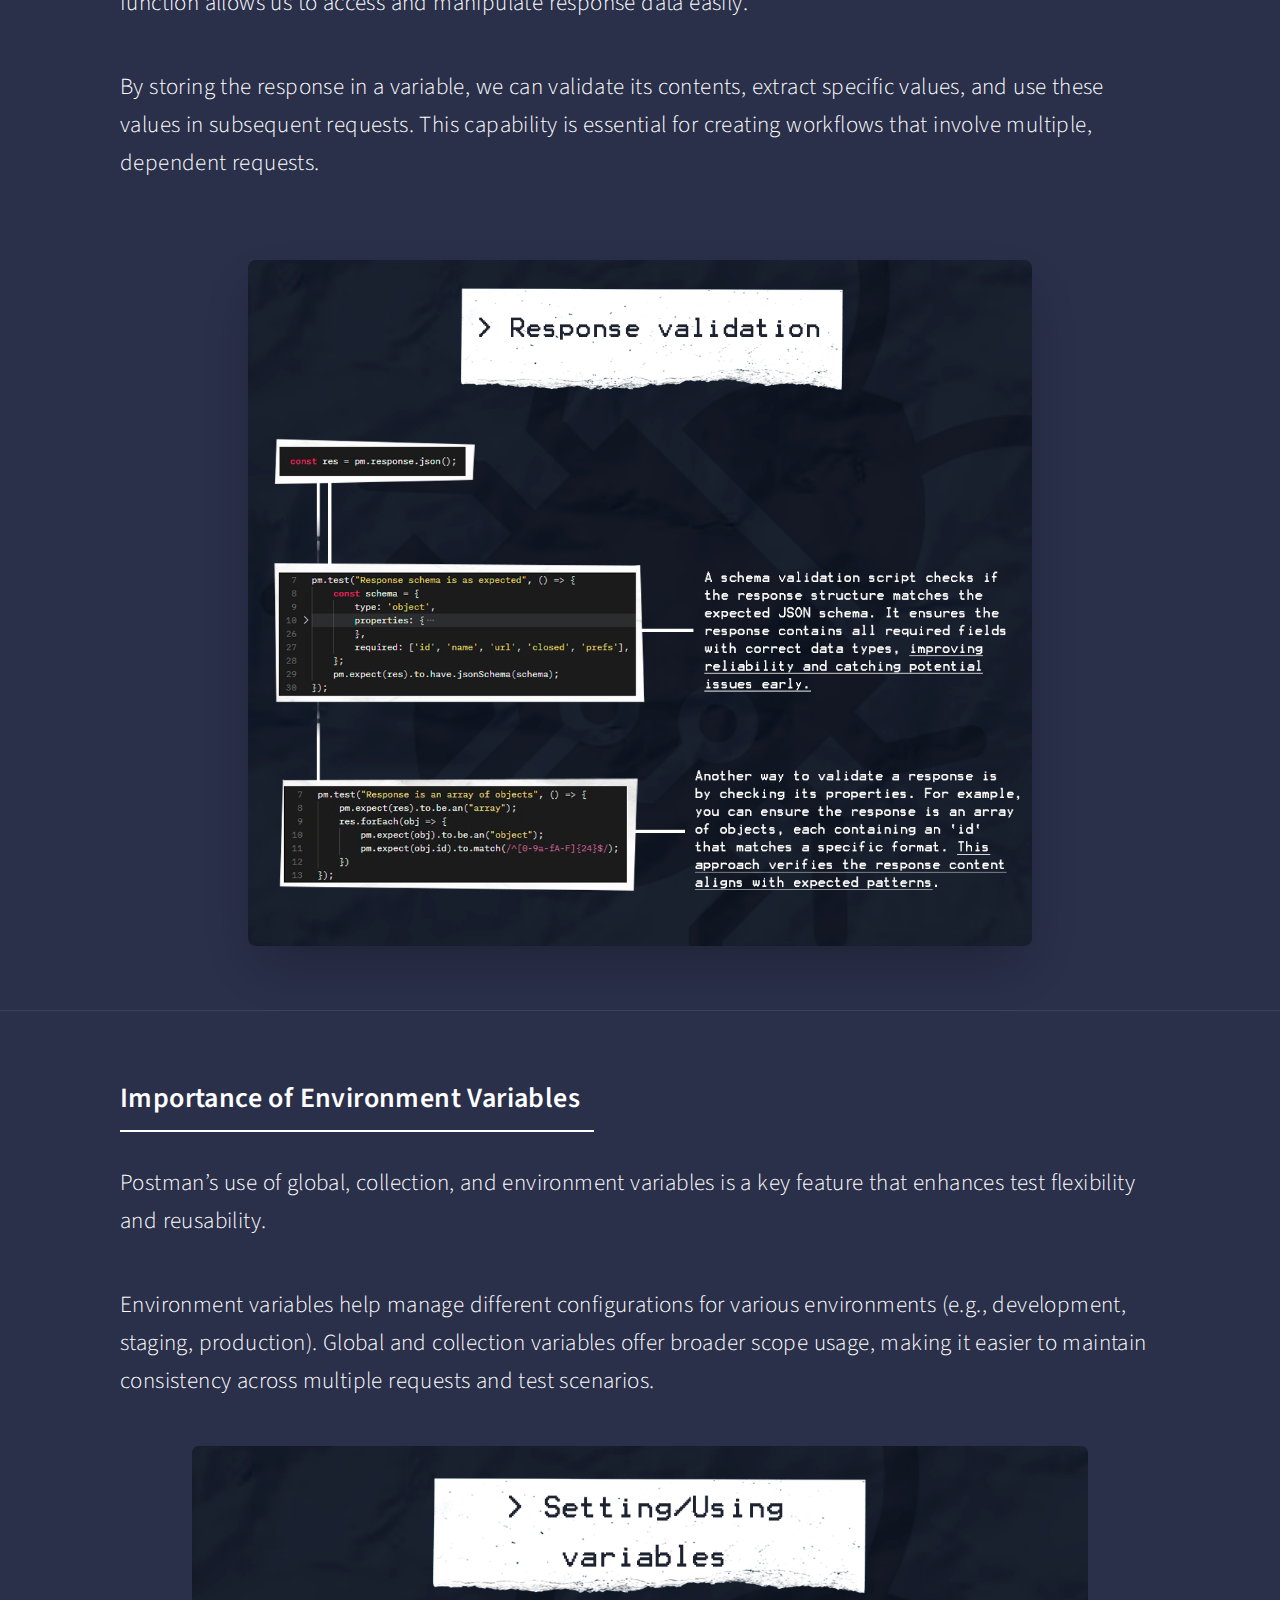
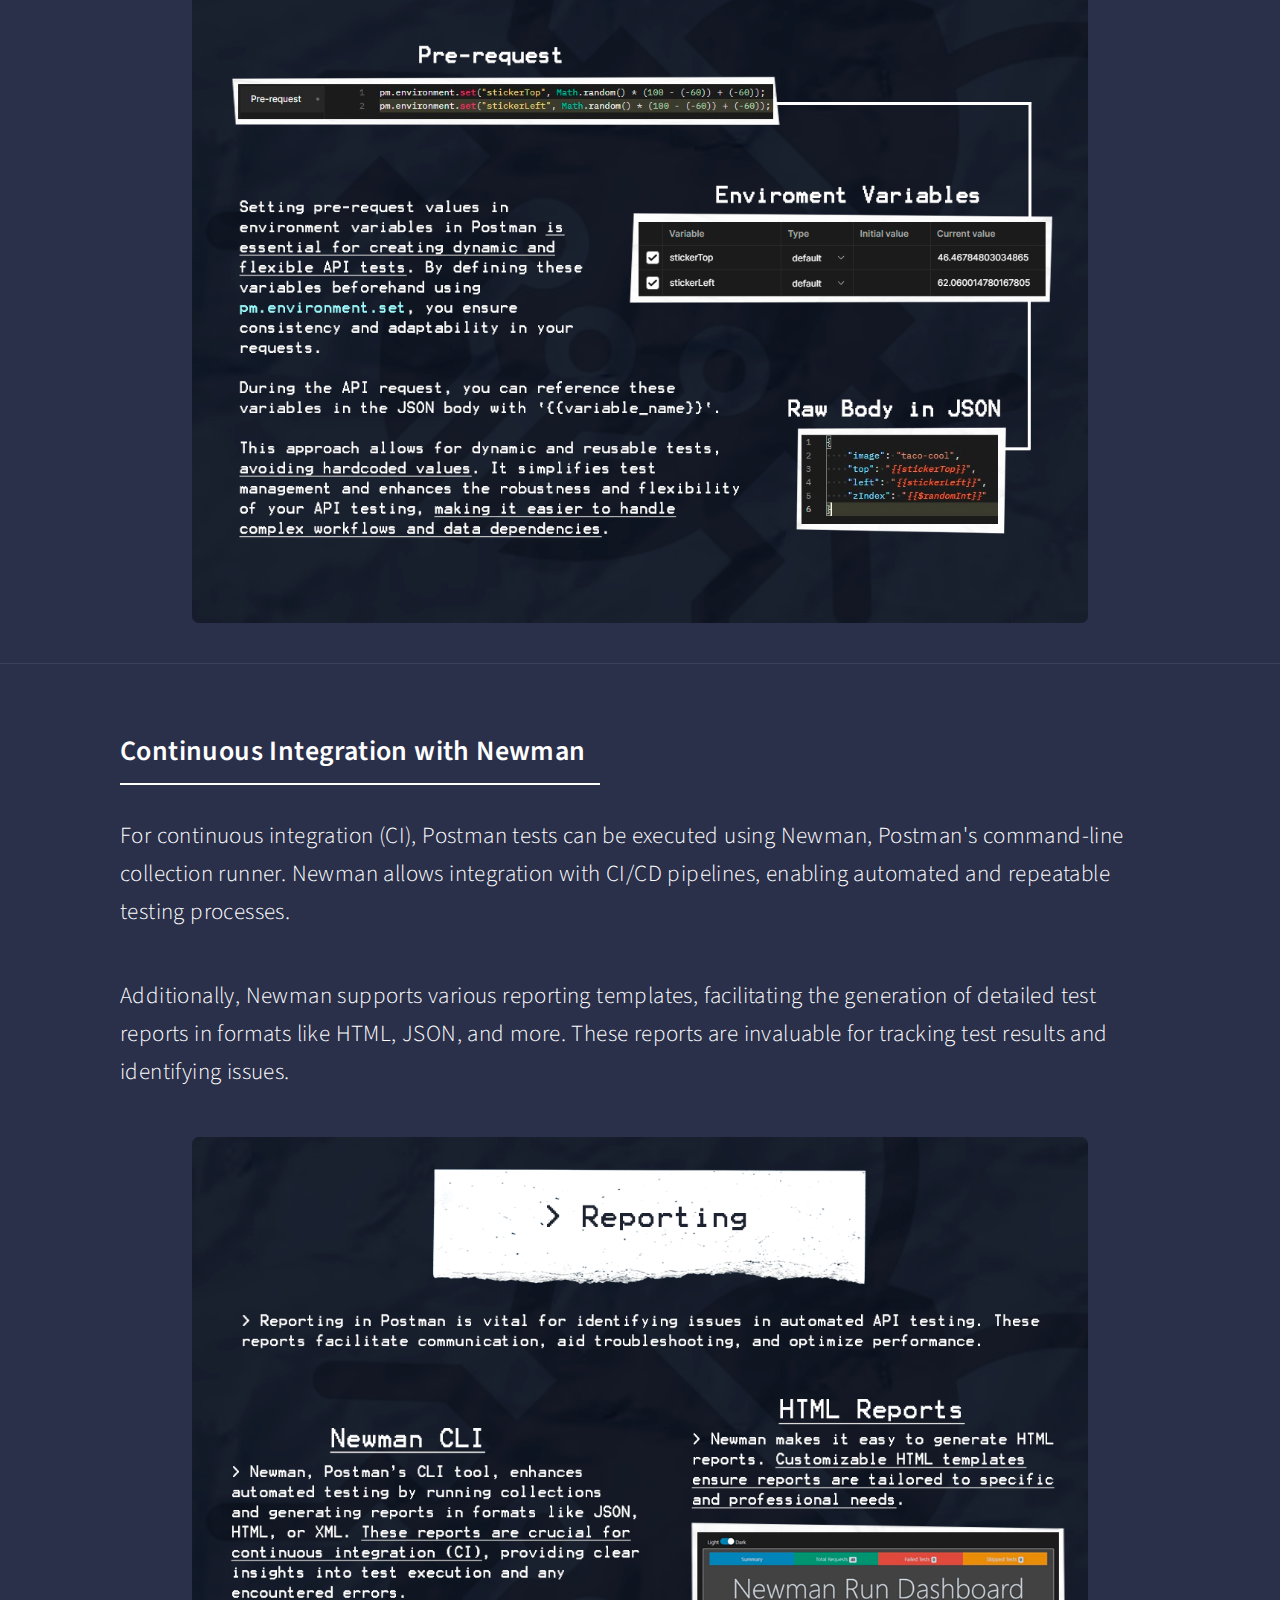
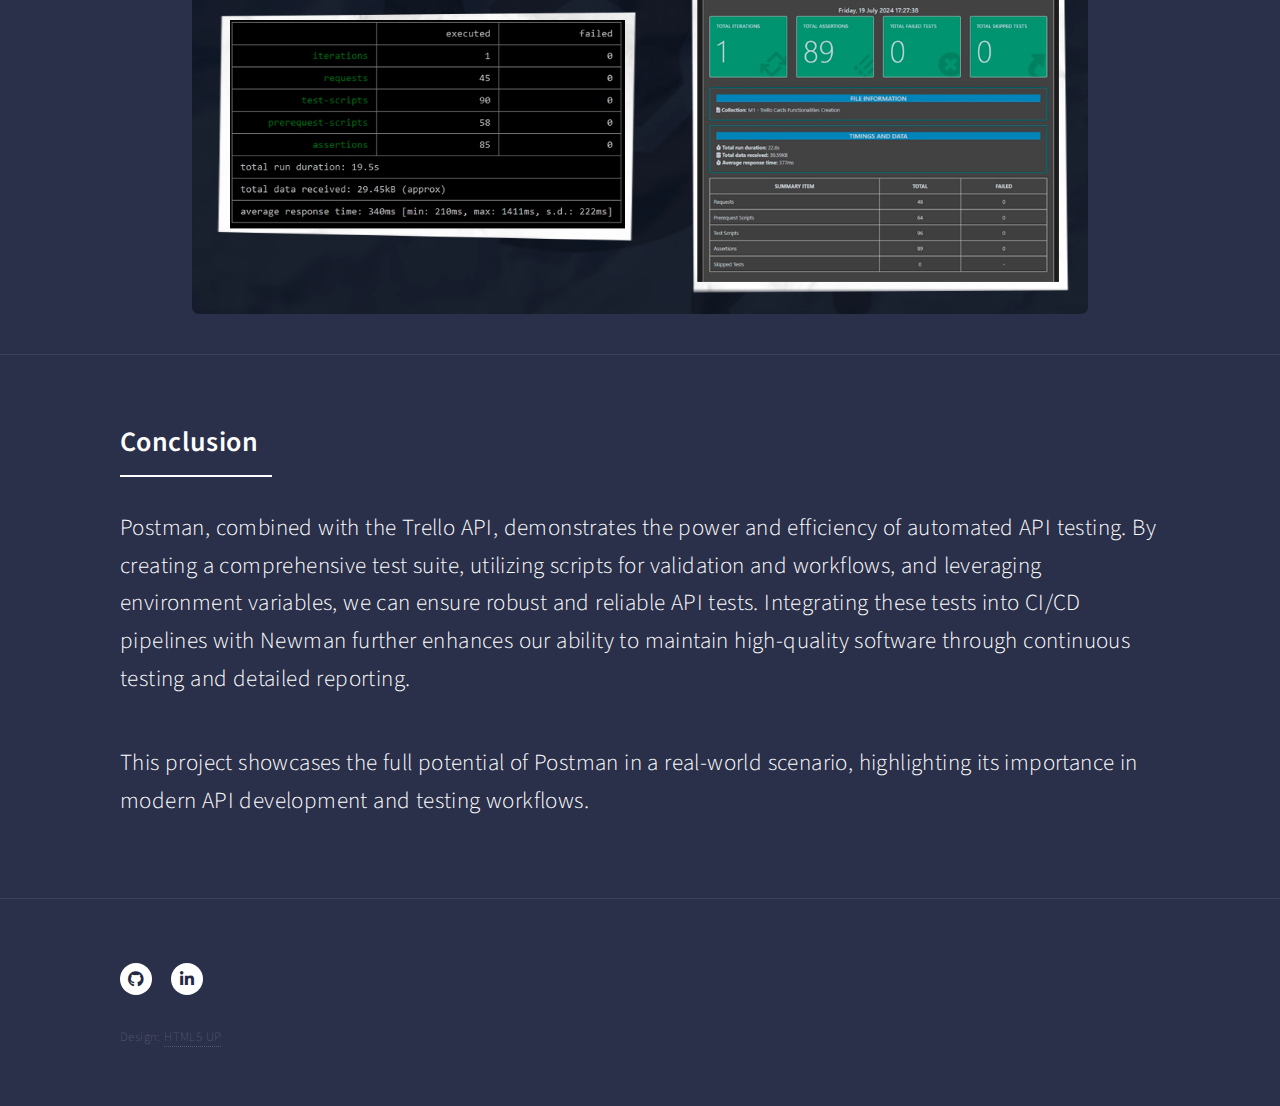
<file: postmanProject.html>
<!DOCTYPE HTML>
<!--
	Forty by HTML5 UP
	html5up.net | @ajlkn
	Free for personal and commercial use under the CCA 3.0 license (html5up.net/license)
-->
<html>
	<head>
		<title>Matias Buttari - Project 4</title>
		<meta charset="utf-8" />
		<meta name="viewport" content="width=device-width, initial-scale=1, user-scalable=no" />
		<link rel="stylesheet" href="assets/css/main.css" />
		<noscript><link rel="stylesheet" href="assets/css/noscript.css" /></noscript>
	</head>
	<body class="is-preload">

		<!-- Wrapper -->
			<div id="wrapper">

				<!-- Header -->
				<!-- Note: The "styleN" class below should match that of the banner element. -->
					<header id="header" class="alt style2">
						<a href="index.html" class="logo"><strong>Matias Buttari</strong> <span>QA/QC</span></a>
						<nav>
							<a href="#menu">Menu</a>
						</nav>
					</header>

				<!-- Menu -->
					<nav id="menu">
						<ul class="links">
							<li><a href="index.html">Home</a></li>
							<li><a href="index.html#contact" class="scrolly">Contact</a></li>
							<li><a href="index.html#main" class="scrolly">Projects</a></li>
						</ul>
					</nav>

				<!-- Banner -->
				<!-- Note: The "styleN" class below should match that of the header element. -->
					<section id="banner" class="style2">
						<div class="inner">
							<span class="image">
								<img src="images/bannerPm.png" alt="" />
							</span>
							<header class="major">
								<h1>Postman - Automation with Tello API</h1>
							</header>
							<div class="content">
								<p>Performing API automation testing using the Trello API's functionalities</p>
							</div>
							<div class="actions">
								<ul>
									<h3>Key Features:</h3>
									<li>Postman</li>
									<li>Test suite design</li>
									<li>Response validation</li>
									<li>Newman CLI</li>
									<li>Continuous integration</li>
									<li>Diverse Test Scenarios</li>
								</ul>
							</div>
						</div>
					</section>
				<!-- Main -->
					<div id="main">
						<!-- One -->
							<section id="one">
								<div class="inner">
									<header class="major">
										<h2>Intoduction
										</h2>
									</header>
									<p>
										Postman is a powerful tool for API development, testing, and automation. It simplifies the process of creating, testing, and documenting APIs, making it a favorite among developers and testers alike.
									</p>
									<p>
										For this project, we utilized the Trello API to demonstrate the capabilities of Postman in automating API tests. Trello, a popular project management tool, provides a rich API that allows us to interact with boards, cards, and other elements programmatically.									
									</p>
								</div>
							</section>
						<!-- Two -->
							<section id="Two">
								<div class="inner">
									<header class="major">
										<h2>Test Suite Overview</h2>
									</header>
									<p>The test suite I've created is designed to cover essential functionalities of the Trello API, focusing on the creation, manipulation, and deletion of boards and their elements. Here’s a breakdown of the test suite:</p>
									<div class="image">
										<img src="images/TestSuite-Postman.png" alt="" data-position="center center" id="uml_image"/>
									</div>
								</div>								
							</section>	
						<!-- Three -->
							<section id="three">
								<div class="inner">
									<header class="major">
										<h2>Test Scripts for Automation</h2>
									</header>
									<p>To ensure the accuracy and reliability of our tests, we use Postman scripts for automation. These scripts validate responses and handle various tasks programmatically.
									</p>
									<p>For instance, we check if the response status code is 200 to ensure that the request was successful. This step is crucial for verifying that each API request is functioning as expected before proceeding to subsequent steps.
									</p>
									<div class="image">
										<img src="images/Scripts-Postman.png" alt="" data-position="center center" />
									</div>
								</div>								
							</section>
						<!-- Four -->
							<section id="four">
								<div class="inner">
									<header class="major">
										<h2>Script Writing with pm.response.json</h2>
									</header>
									<p>One of the powerful features of Postman is the ability to parse responses using pm.response.json(). This function allows us to access and manipulate response data easily.</p>
									<p>By storing the response in a variable, we can validate its contents, extract specific values, and use these values in subsequent requests. This capability is essential for creating workflows that involve multiple, dependent requests.</p>
									<section class="container">
										<div class="slider-wrapper">
											<div class="sliderPm">
												<img id="slide-1" src="images/responseValidation-Postman.png" alt="query 1">
												<img id="slide-2" src="images/responseValidation2-Postman.png" alt="query 2">
												<img id="slide-3" src="images/responseValidation3-Postman.png" alt="query 3">
											</div>
											<div class="slider-nav">
												<a href="#slide-1"></a>
												<a href="#slide-2"></a>
												<a href="#slide-3"></a>
											</div>
										</div>
									</section>
								</div>								
							</section>
						<!-- Five -->
							<section id="five">
								<div class="inner">
									<header class="major">
										<h2>Importance of Environment Variables</h2>
									</header>
									<p>Postman’s use of global, collection, and environment variables is a key feature that enhances test flexibility and reusability.
									</p>
									<p>Environment variables help manage different configurations for various environments (e.g., development, staging, production). Global and collection variables offer broader scope usage, making it easier to maintain consistency across multiple requests and test scenarios.
									</p>
									<div class="image">
										<img src="images/settingVariables-Postman.png" alt="" data-position="center center" />
										</div>
								</div>								
							</section>	
						<!-- Six -->
							<section id="six">
								<div class="inner">
									<header class="major">
										<h2>Continuous Integration with Newman</h2>
									</header>
									<p>For continuous integration (CI), Postman tests can be executed using Newman, Postman's command-line collection runner. Newman allows integration with CI/CD pipelines, enabling automated and repeatable testing processes.
									</p>
									<p>Additionally, Newman supports various reporting templates, facilitating the generation of detailed test reports in formats like HTML, JSON, and more. These reports are invaluable for tracking test results and identifying issues.
									</p>
									<div class="image">
										<img src="images/reports-Postman.png" alt="" data-position="center center" />
										</div>
								</div>								
							</section>	
						<!-- Seven -->
							<section id="Seven">
								<div class="inner">
									<header class="major">
										<h2>Conclusion</h2>
									</header>
									<p>Postman, combined with the Trello API, demonstrates the power and efficiency of automated API testing. By creating a comprehensive test suite, utilizing scripts for validation and workflows, and leveraging environment variables, we can ensure robust and reliable API tests. Integrating these tests into CI/CD pipelines with Newman further enhances our ability to maintain high-quality software through continuous testing and detailed reporting.
									</p>
									<p>This project showcases the full potential of Postman in a real-world scenario, highlighting its importance in modern API development and testing workflows.
									</p>
								</div>								
							</section>	
					
				<!-- Footer -->
				<footer id="footer">
					<div class="inner">
						<ul class="icons">
							<li><a href="https://github.com/mstilde" class="icon brands alt fa-github"><span class="label">GitHub</span></a></li>
							<li><a href="https://www.linkedin.com/in/matias-buttari/" class="icon brands alt fa-linkedin-in"><span class="label">LinkedIn</span></a></li>
						</ul>
						<ul class="copyright">
							<li>Design: <a href="https://html5up.net">HTML5 UP</a></li>
						</ul>
					</div>
				</footer>

			</div>

		<!-- Scripts -->
			<script src="assets/js/jquery.min.js"></script>
			<script src="assets/js/jquery.scrolly.min.js"></script>
			<script src="assets/js/jquery.scrollex.min.js"></script>
			<script src="assets/js/browser.min.js"></script>
			<script src="assets/js/breakpoints.min.js"></script>
			<script src="assets/js/util.js"></script>
			<script src="assets/js/main.js"></script>
	</body>
</html>
</file>
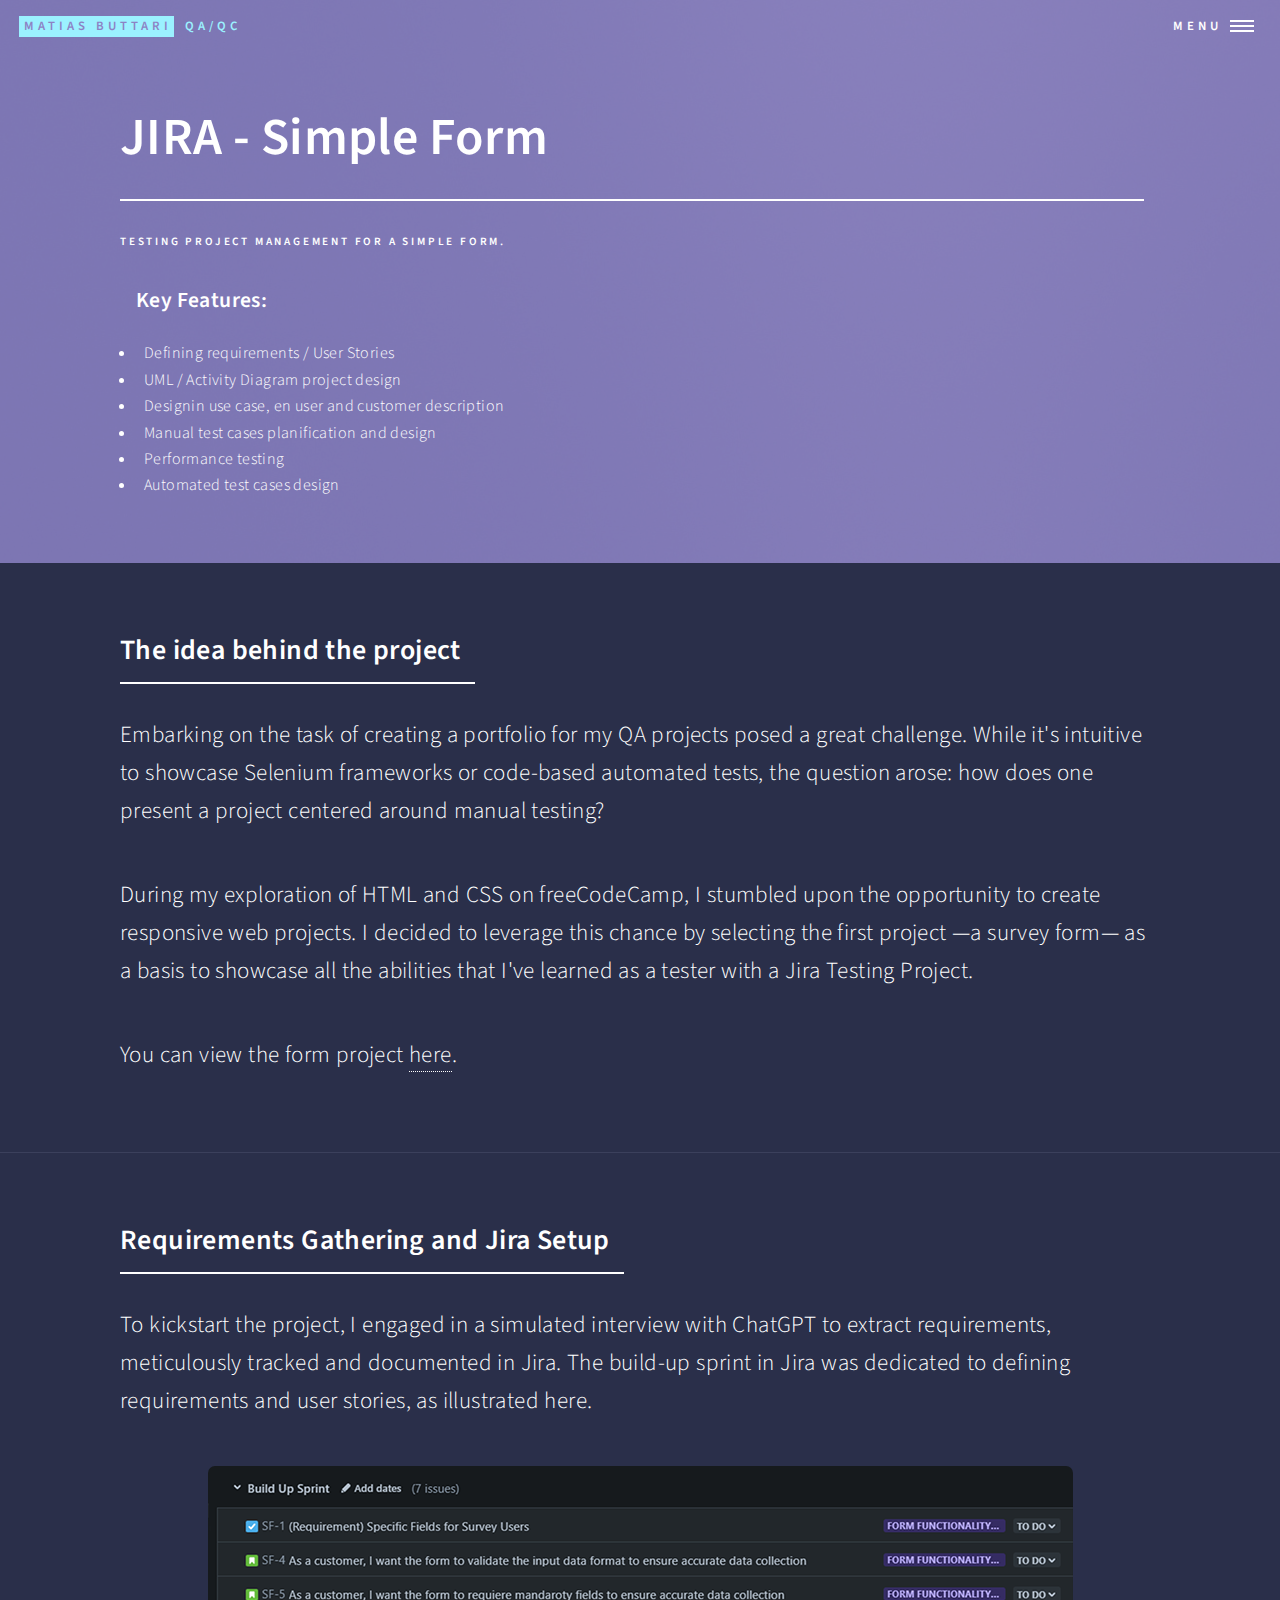
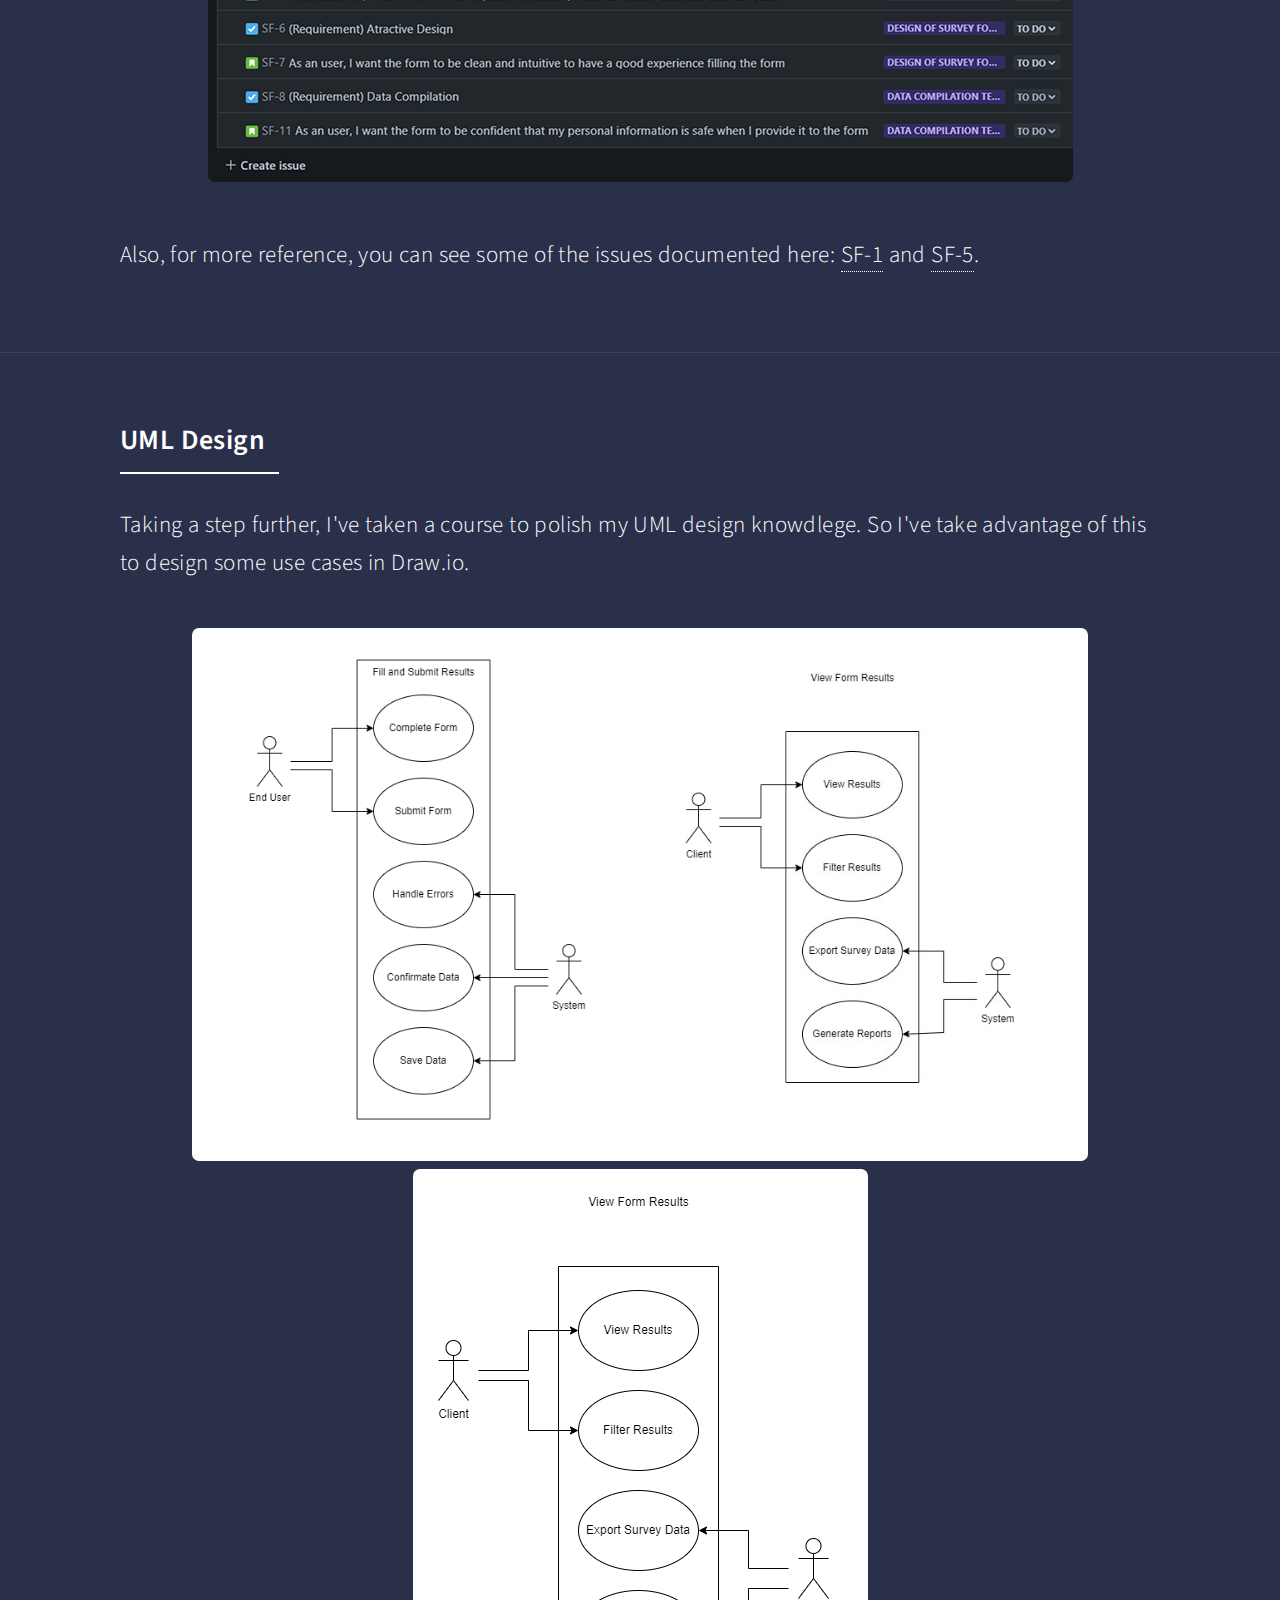
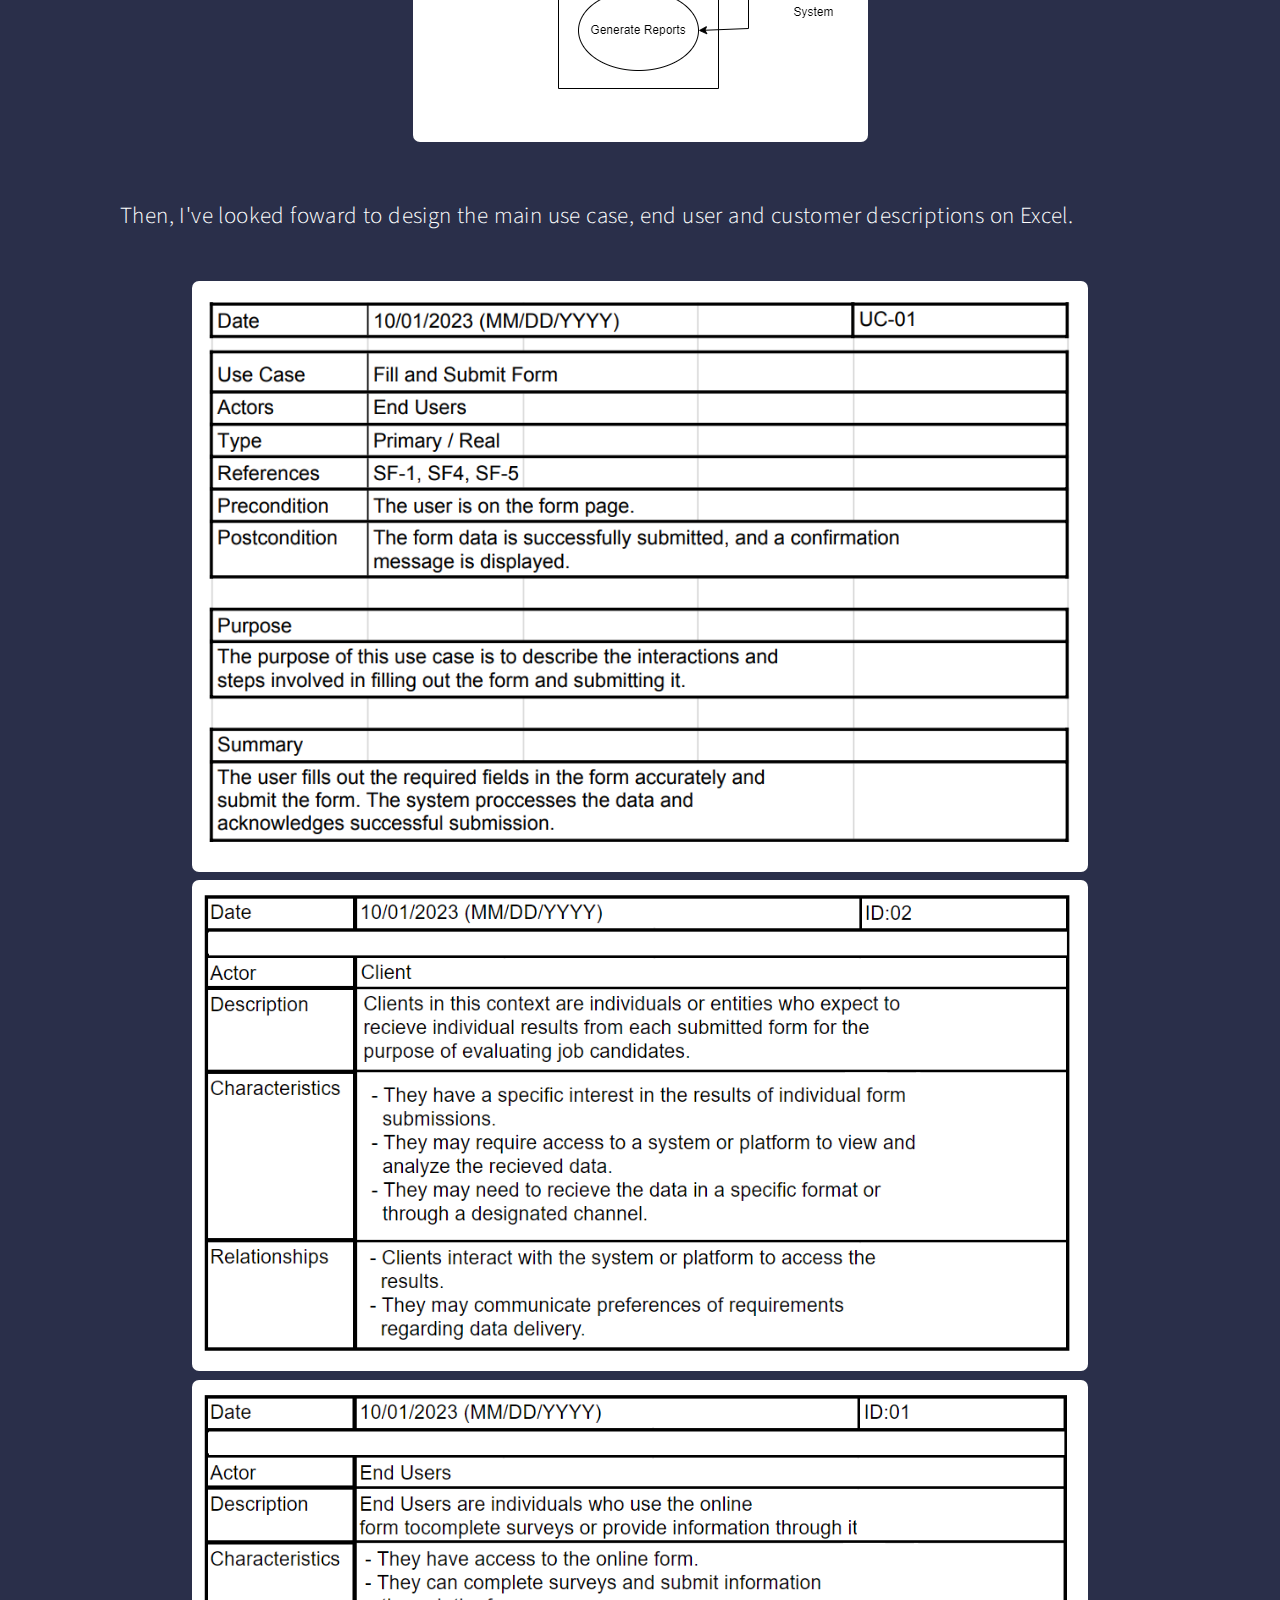
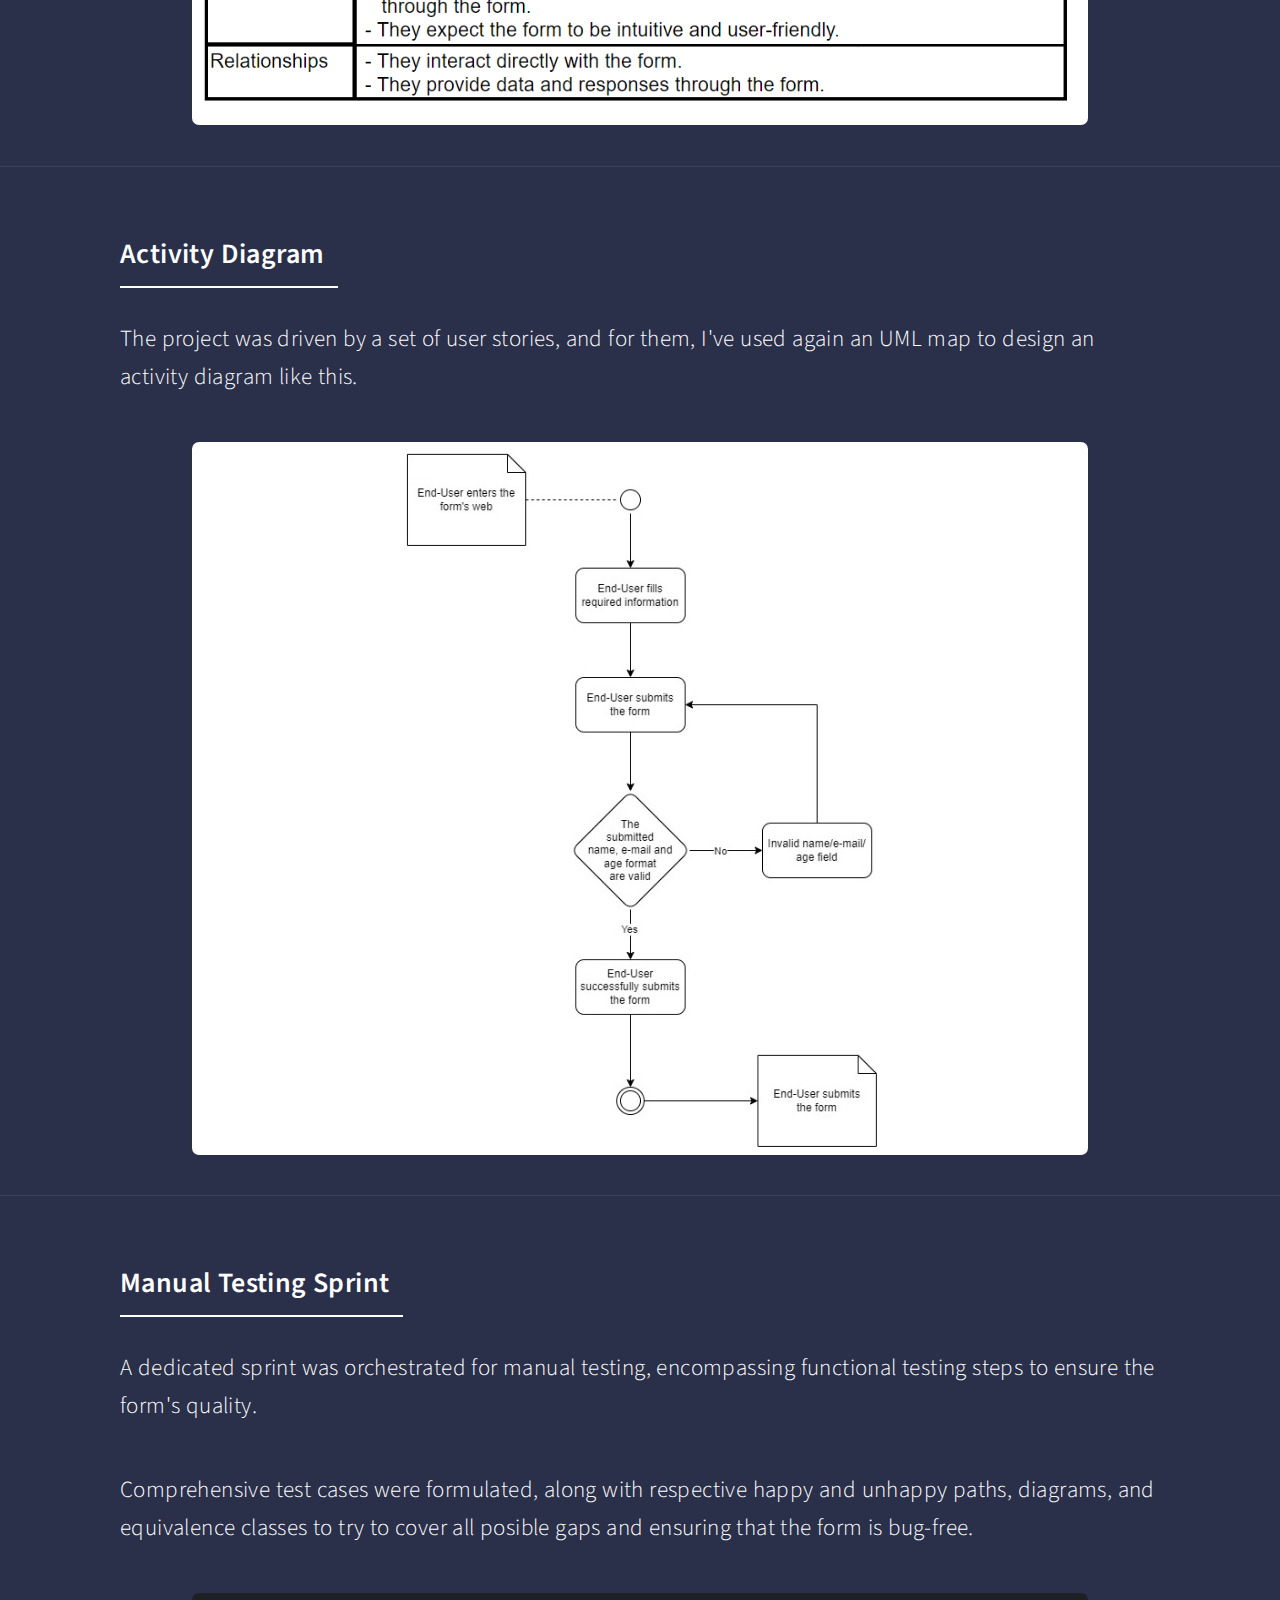
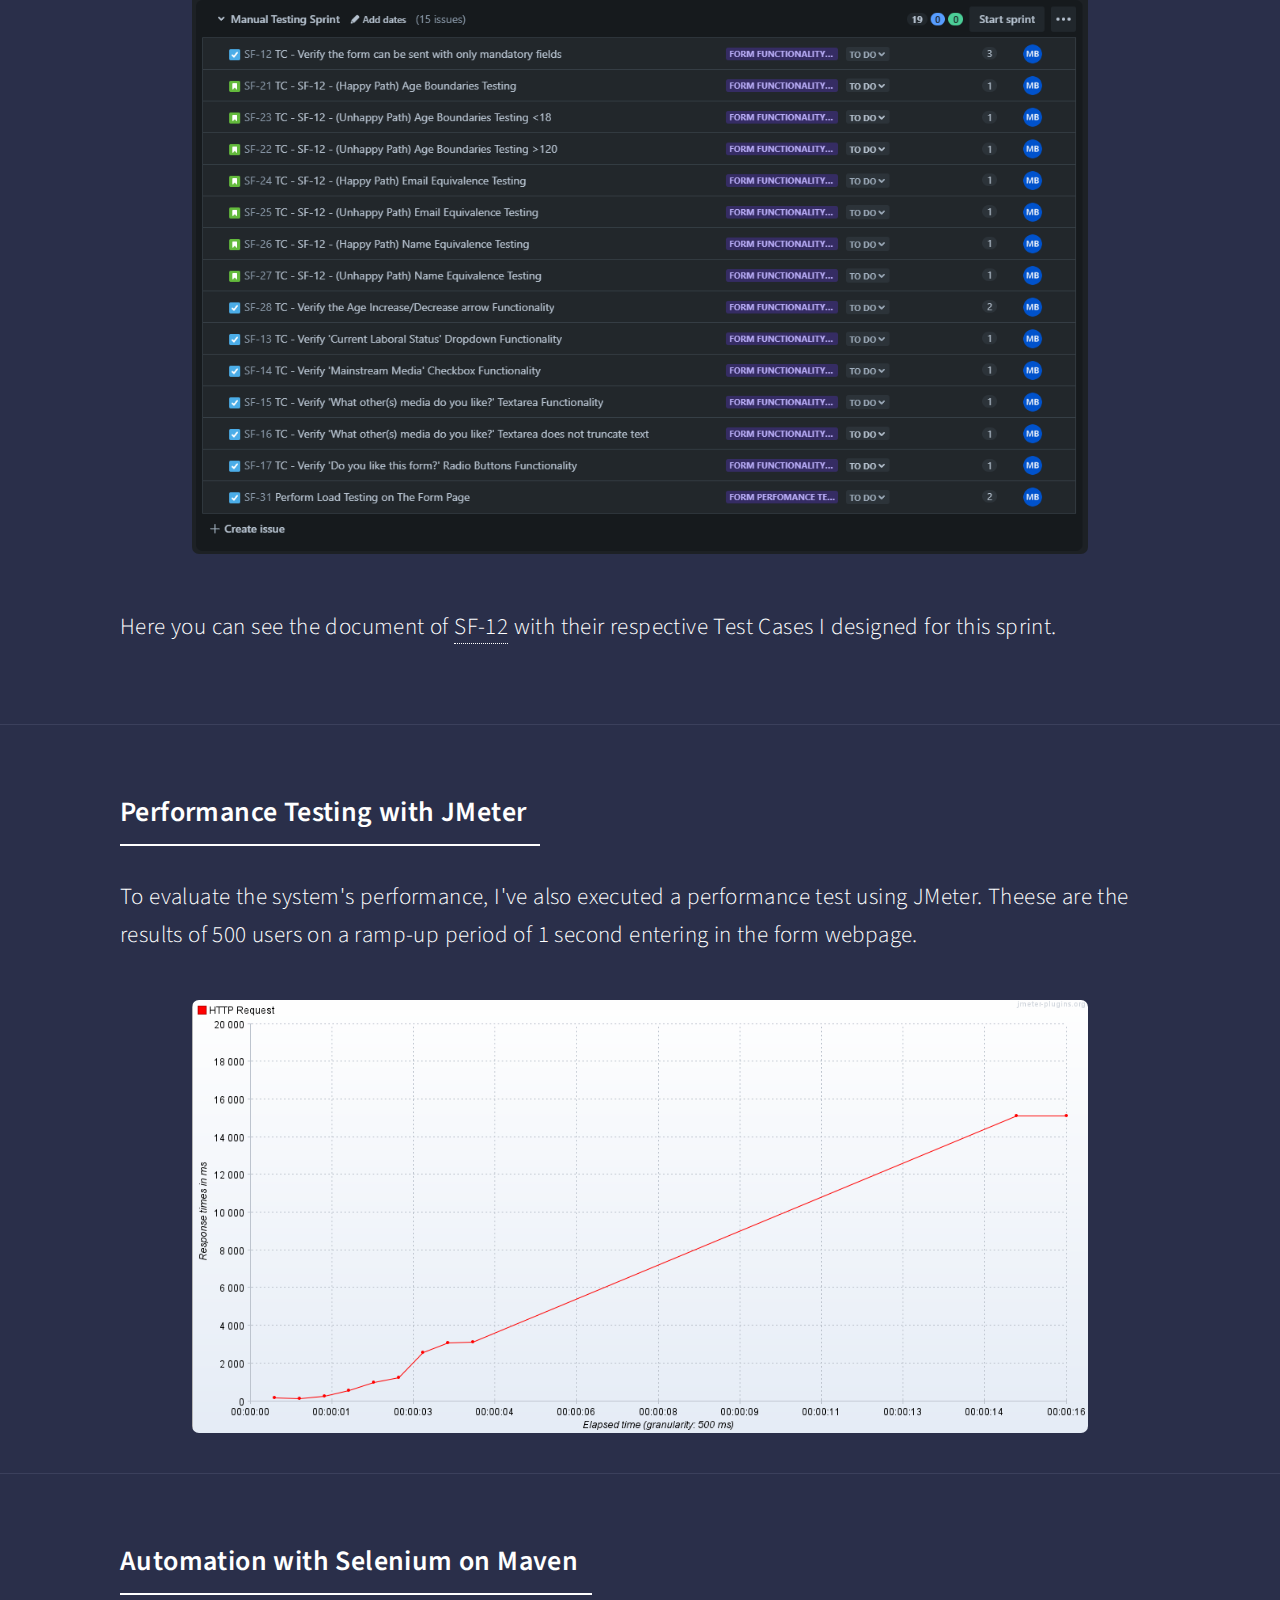
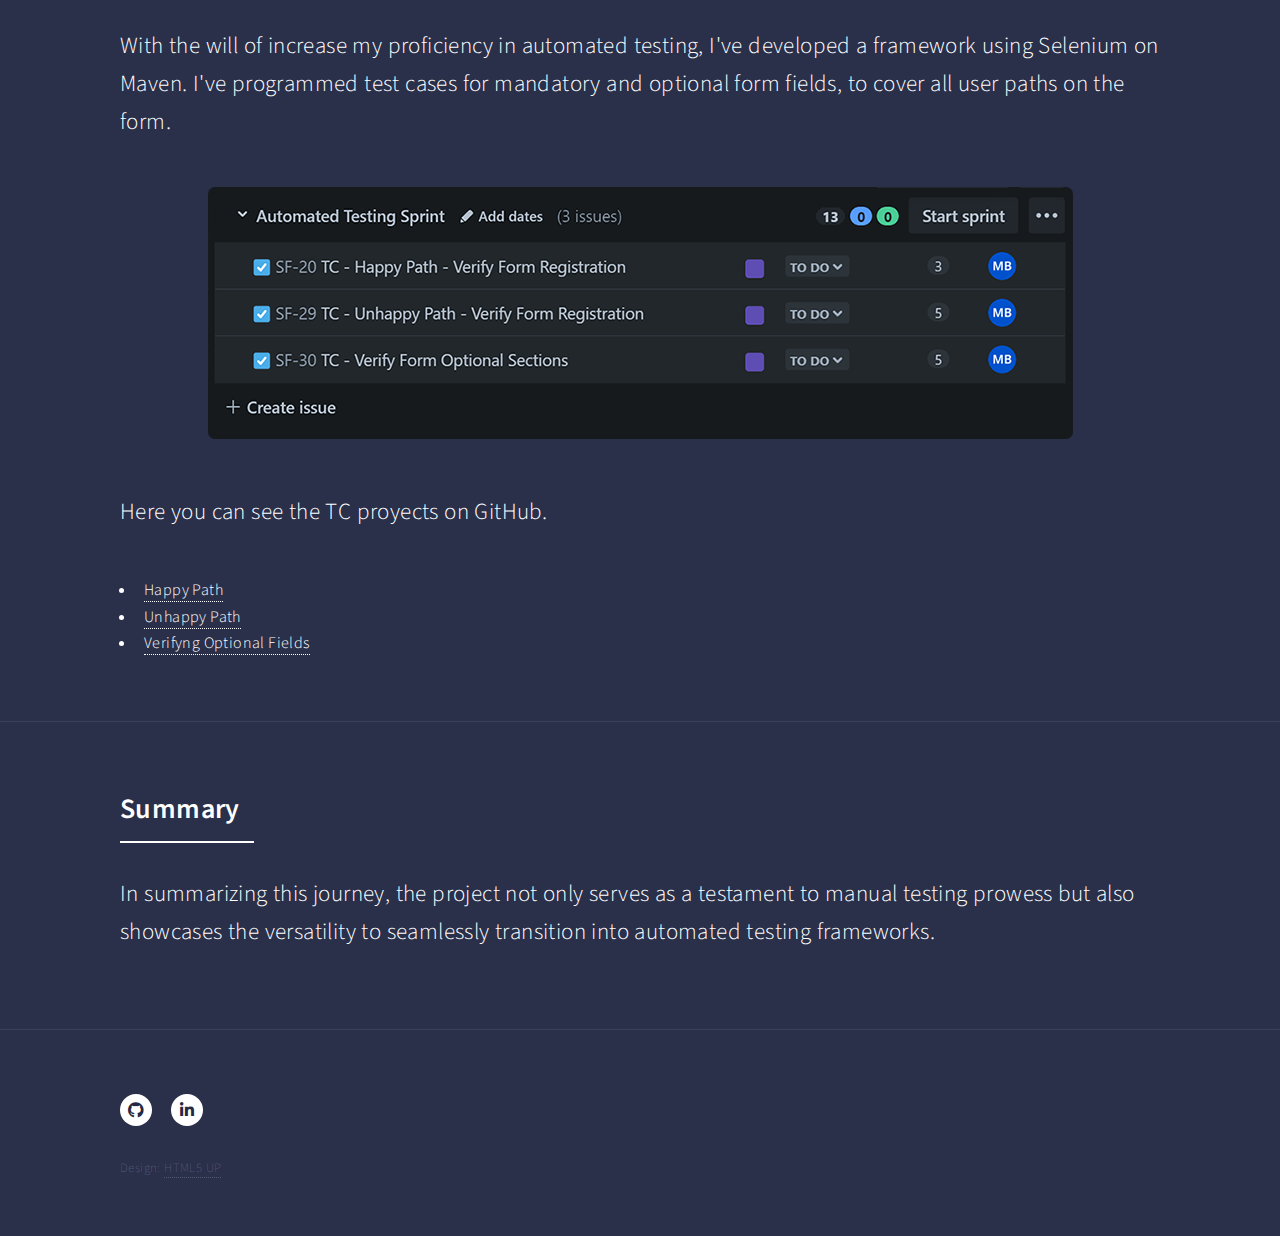
<file: project1.html>
<!DOCTYPE HTML>
<!--
	Forty by HTML5 UP
	html5up.net | @ajlkn
	Free for personal and commercial use under the CCA 3.0 license (html5up.net/license)
-->
<html>
	<head>
		<title>Matias Buttari - Project 1</title>
		<meta charset="utf-8" />
		<meta name="viewport" content="width=device-width, initial-scale=1, user-scalable=no" />
		<link rel="stylesheet" href="assets/css/main.css" />
		<noscript><link rel="stylesheet" href="assets/css/noscript.css" /></noscript>
	</head>
	<body class="is-preload">

		<!-- Wrapper -->
			<div id="wrapper">

				<!-- Header -->
				<!-- Note: The "styleN" class below should match that of the banner element. -->
					<header id="header" class="alt style2">
						<a href="index.html" class="logo"><strong>Matias Buttari</strong> <span>QA/QC</span></a>
						<nav>
							<a href="#menu">Menu</a>
						</nav>
					</header>

				<!-- Menu -->
					<nav id="menu">
						<ul class="links">
							<li><a href="index.html">Home</a></li>
							<li><a href="index.html#contact" class="scrolly">Contact</a></li>
							<li><a href="index.html#main" class="scrolly">Projects</a></li>
						</ul>
					</nav>

				<!-- Banner -->
				<!-- Note: The "styleN" class below should match that of the header element. -->
					<section id="banner" class="style2">
						<div class="inner">
							<span class="image">
								<img src="images/pic07.jpg" alt="" />
							</span>
							<header class="major">
								<h1>JIRA - Simple Form</h1>
							</header>
							<div class="content">
								<p>Testing project management for a simple form.</p>
							</div>
							<div class="actions">
								<ul>
									<h3>Key Features:</h3>
									<li>Defining requirements / User Stories</li>
									<li>UML / Activity Diagram project design</li>
									<li>Designin use case, en user and customer description</li>
									<li>Manual test cases planification and design</li>
									<li>Performance testing</li>
									<li>Automated test cases design</li>

								</ul>
							</div>
						</div>
					</section>

				<!-- Main -->
					<div id="main">

						<!-- One -->
							<section id="one">
								<div class="inner">
									<header class="major">
										<h2>The idea behind the project
										</h2>
									</header>
									<p>Embarking on the task of creating a portfolio for my QA projects posed a great challenge. While it's intuitive to showcase Selenium frameworks or code-based automated tests, the question arose: how does one present a project centered around manual testing?
									</p>
									<p>
										During my exploration of HTML and CSS on freeCodeCamp, I stumbled upon the opportunity to create responsive web projects. I decided to leverage this chance by selecting the first project —a survey form— as a basis to showcase all the abilities that I've learned as a tester with a Jira Testing Project.
								</p>
									<p>
										You can view the form project <a href="https://mstilde.github.io/BasicFormProject/" class='links'>here</a>.
									</p>
								</div>
							</section>

						<!-- Two -->
							<section id="Two">
								<div class="inner">
									<header class="major">
										<h2>Requirements Gathering and Jira Setup
										</h2>
									</header>
									<p>To kickstart the project, I engaged in a simulated interview with ChatGPT to extract requirements, meticulously tracked and documented in Jira. The build-up sprint in Jira was dedicated to defining requirements and user stories, as illustrated here.											</p>
									<div class="image">
										<img src="images/buildupsprint.png" alt="" data-position="center center" />
									</div>
									<p></p>
									<p>Also, for more reference, you can see some of the issues documented here: <a href="https://drive.google.com/file/d/10lCEEN7mOt5Ik4ySlKi4JlnAEmU_cboY/view?usp=sharing" class="links">SF-1</a> and  <a href="https://drive.google.com/file/d/1re5IZLzgB4T_dPBMN-XtBdxbX7UzD0-E/view?usp=sharing" class="links">SF-5</a>.</p>
								</div>								
							</section>				
							<section id="three">
								<div class="inner">
									<header class="major">
										<h2>UML Design
										</h2>
									</header>
									<p>Taking a step further, I've taken a course to polish my UML design knowdlege. So I've take advantage of this to design some use cases in Draw.io.
									</p>
									<div class="image">
										<img src="images\image-20231005-194521.png" alt="" data-position="center center" />
									</div>
									<div class="image">
										<img src="images\image-20231005-194621.png" alt="" data-position="center center" />
									</div>
									<p></p>
									<p>Then, I've looked foward to design the main use case, end user and customer descriptions on Excel.
									</p>
									<div class="image">
										<img src="images\UC1 (1).png" alt="" data-position="center center" />
									</div>
									<div class="image">
										<img src="images\actor-client (1).png" alt="" data-position="center center" />
									</div>
									<div class="image">
										<img src="images\actor-user (1).png" alt="" data-position="center center" />
									</div>
								</div>								
							</section>				
							<section id="four">
								<div class="inner">
									<header class="major">
										<h2>Activity Diagram
										</h2>
									</header>
									<p>The project was driven by a set of user stories, and for them, I've used again an UML map to design an activity diagram like this.
									</p>
									<div class="image">
										<img src="images\Diagrama sin título (1).jpg" alt="" data-position="center center" />
									</div>
								</div>								
							</section>				
							<section id="five">
								<div class="inner">
									<header class="major">
										<h2>Manual Testing Sprint
										</h2>
									</header>
									<p>A dedicated sprint was orchestrated for manual testing, encompassing functional testing steps to ensure the form's quality.
									</p>
									<p>Comprehensive test cases were formulated, along with respective happy and unhappy paths, diagrams, and equivalence classes to try to cover all posible gaps and ensuring that the form is bug-free.
									</p>
									<div class="image">
										<img src="images\manual test sprint.png" alt="" data-position="center center" />
									</div>
									<p></p>
									<p>Here you can see the document of <a href="https://drive.google.com/file/d/1ajVKdBgTcL9qOJf-ZWAz0iMvOQjnCUtJ/view" class="links">SF-12</a> with their respective Test Cases I designed for this sprint.
									</p>
								</div>
							</section>				
							<section id="six">
								<div class="inner">
									<header class="major">
										<h2>Performance Testing with JMeter
										</h2>
									</header>
									<p>To evaluate the system's performance, I've also executed a performance test using JMeter. Theese are the results of 500 users on a ramp-up period of 1 second entering in the form webpage.
									</p>
									<div class="image">
										<img src="images\jmeter results.png" alt="" data-position="center center" />
									</div>
								</div>								
							</section>				
							<section id="seven">
								<div class="inner">
									<header class="major">
										<h2>Automation with Selenium on Maven
										</h2>
									</header>
									<p>With the will of increase my proficiency in automated testing, I've developed a framework using Selenium on Maven. I've programmed test cases for mandatory and optional form fields, to cover all user paths on the form.
									</p>
									<div class="image">
										<img src="images\automatedSprint.png" alt="" data-position="center center" />
									</div>
									<p></p>
									<p>Here you can see the TC proyects on GitHub.
									</p>
									<ul>
										<li><a href="https://github.com/mstilde/seleniumFormHappyPath.git" class="links">Happy Path</a></li>
										<li><a href="https://github.com/mstilde/seleniumFormUnhappyPath.git" class="links">Unhappy Path</a></li>
										<li><a href="https://github.com/mstilde/seleniumFormVerifyngOptionalFields.git" class="links">Verifyng Optional Fields</a></li>
									</ul>
								</div>								
							</section>				
							<section id="eight">
								<div class="inner">
									<header class="major">
										<h2>Summary
										</h2>
									</header>
									<p>In summarizing this journey, the project not only serves as a testament to manual testing prowess but also showcases the versatility to seamlessly transition into automated testing frameworks.
									</p>
								</div>								
							</section>				

				<!-- Footer -->
				<footer id="footer">
					<div class="inner">
						<ul class="icons">
							<li><a href="https://github.com/mstilde" class="icon brands alt fa-github"><span class="label">GitHub</span></a></li>
							<li><a href="https://www.linkedin.com/in/matias-buttari/" class="icon brands alt fa-linkedin-in"><span class="label">LinkedIn</span></a></li>
						</ul>
						<ul class="copyright">
							<li>Design: <a href="https://html5up.net">HTML5 UP</a></li>
						</ul>
					</div>
				</footer>

			</div>

		<!-- Scripts -->
			<script src="assets/js/jquery.min.js"></script>
			<script src="assets/js/jquery.scrolly.min.js"></script>
			<script src="assets/js/jquery.scrollex.min.js"></script>
			<script src="assets/js/browser.min.js"></script>
			<script src="assets/js/breakpoints.min.js"></script>
			<script src="assets/js/util.js"></script>
			<script src="assets/js/main.js"></script>

	</body>
</html>
</file>
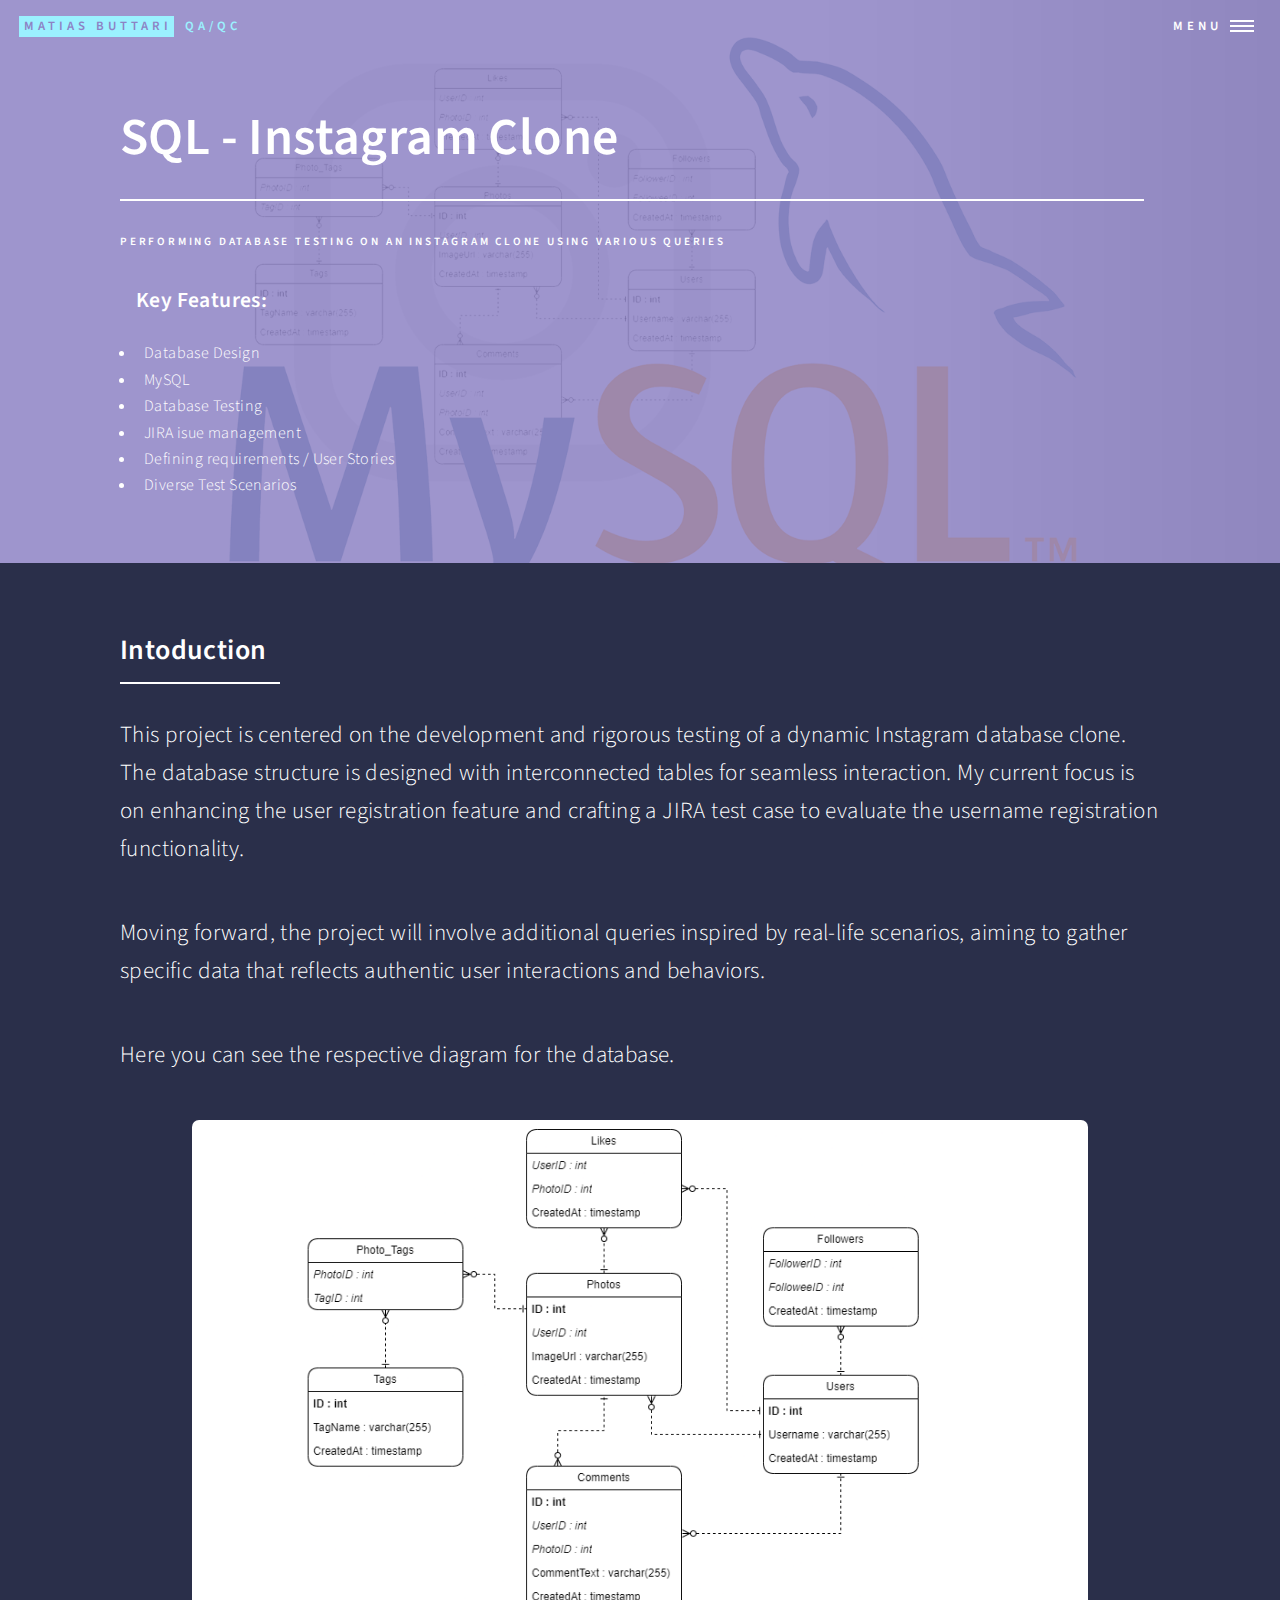
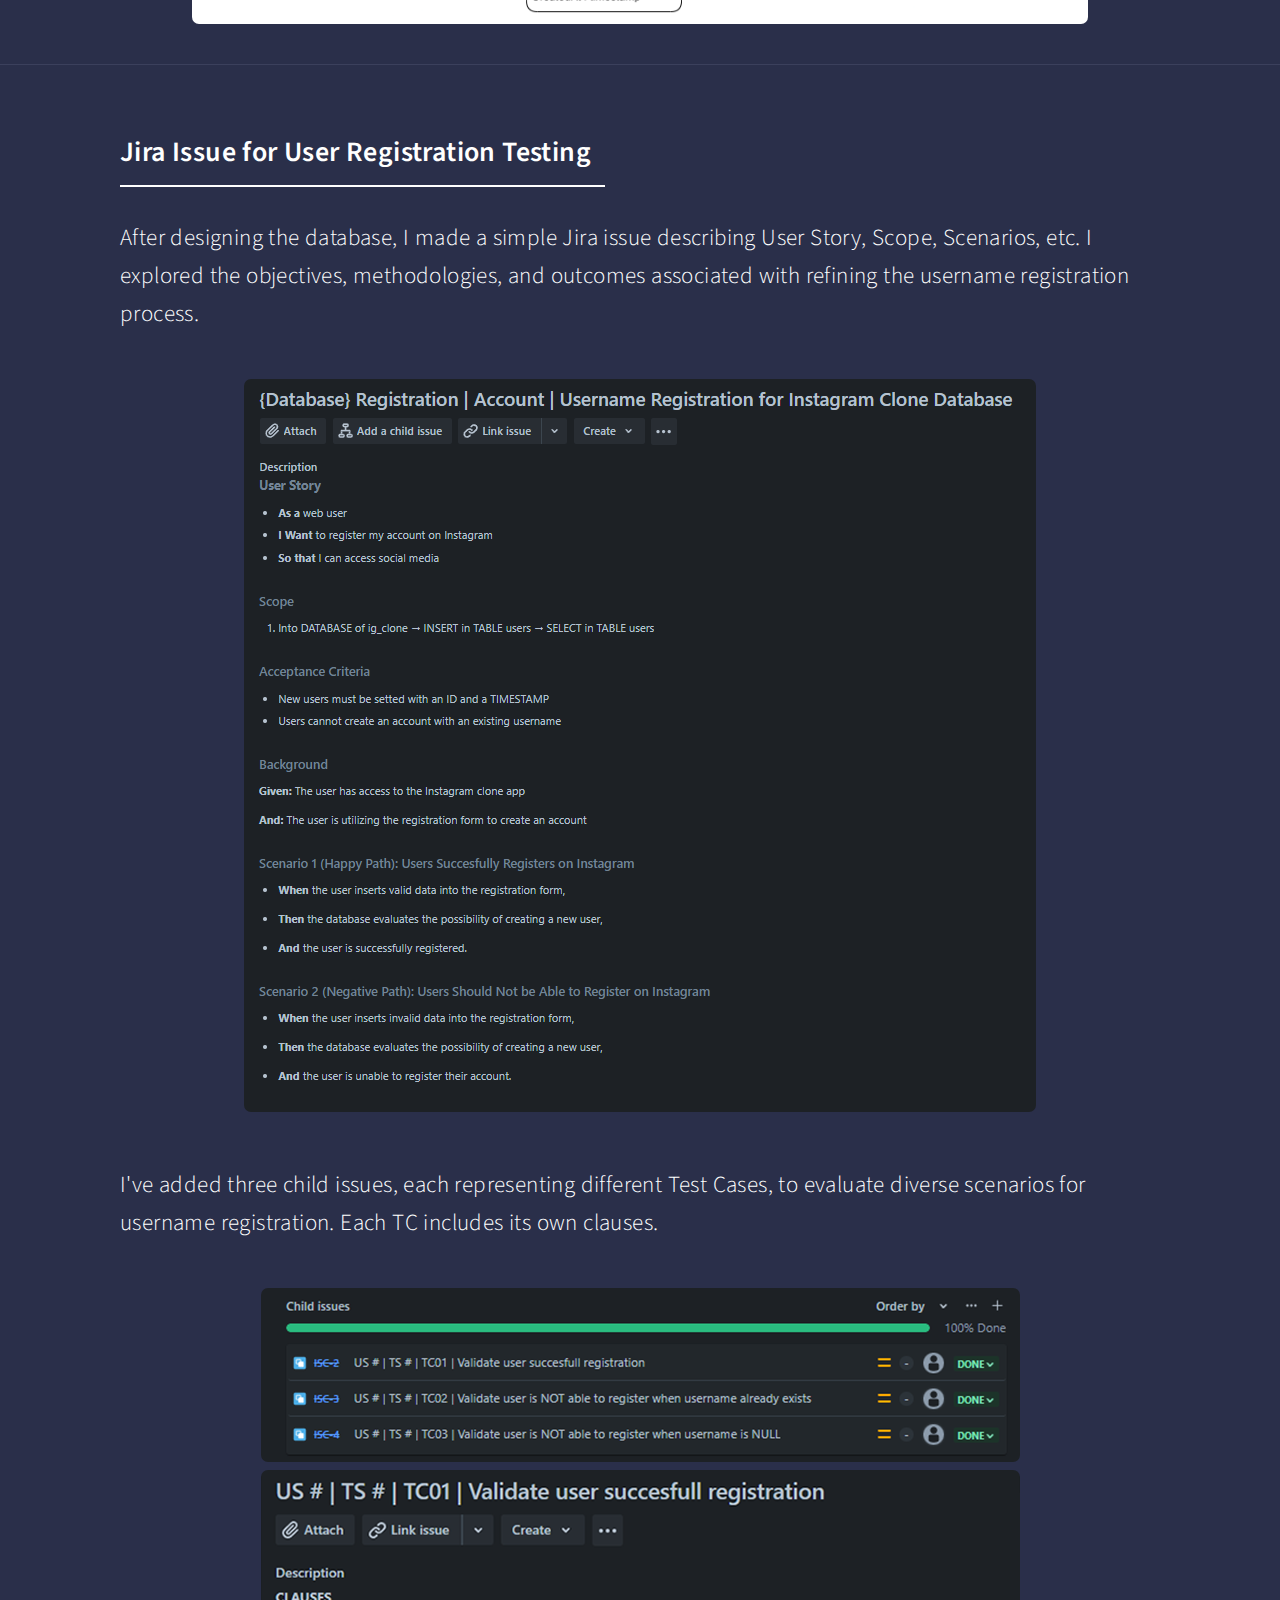
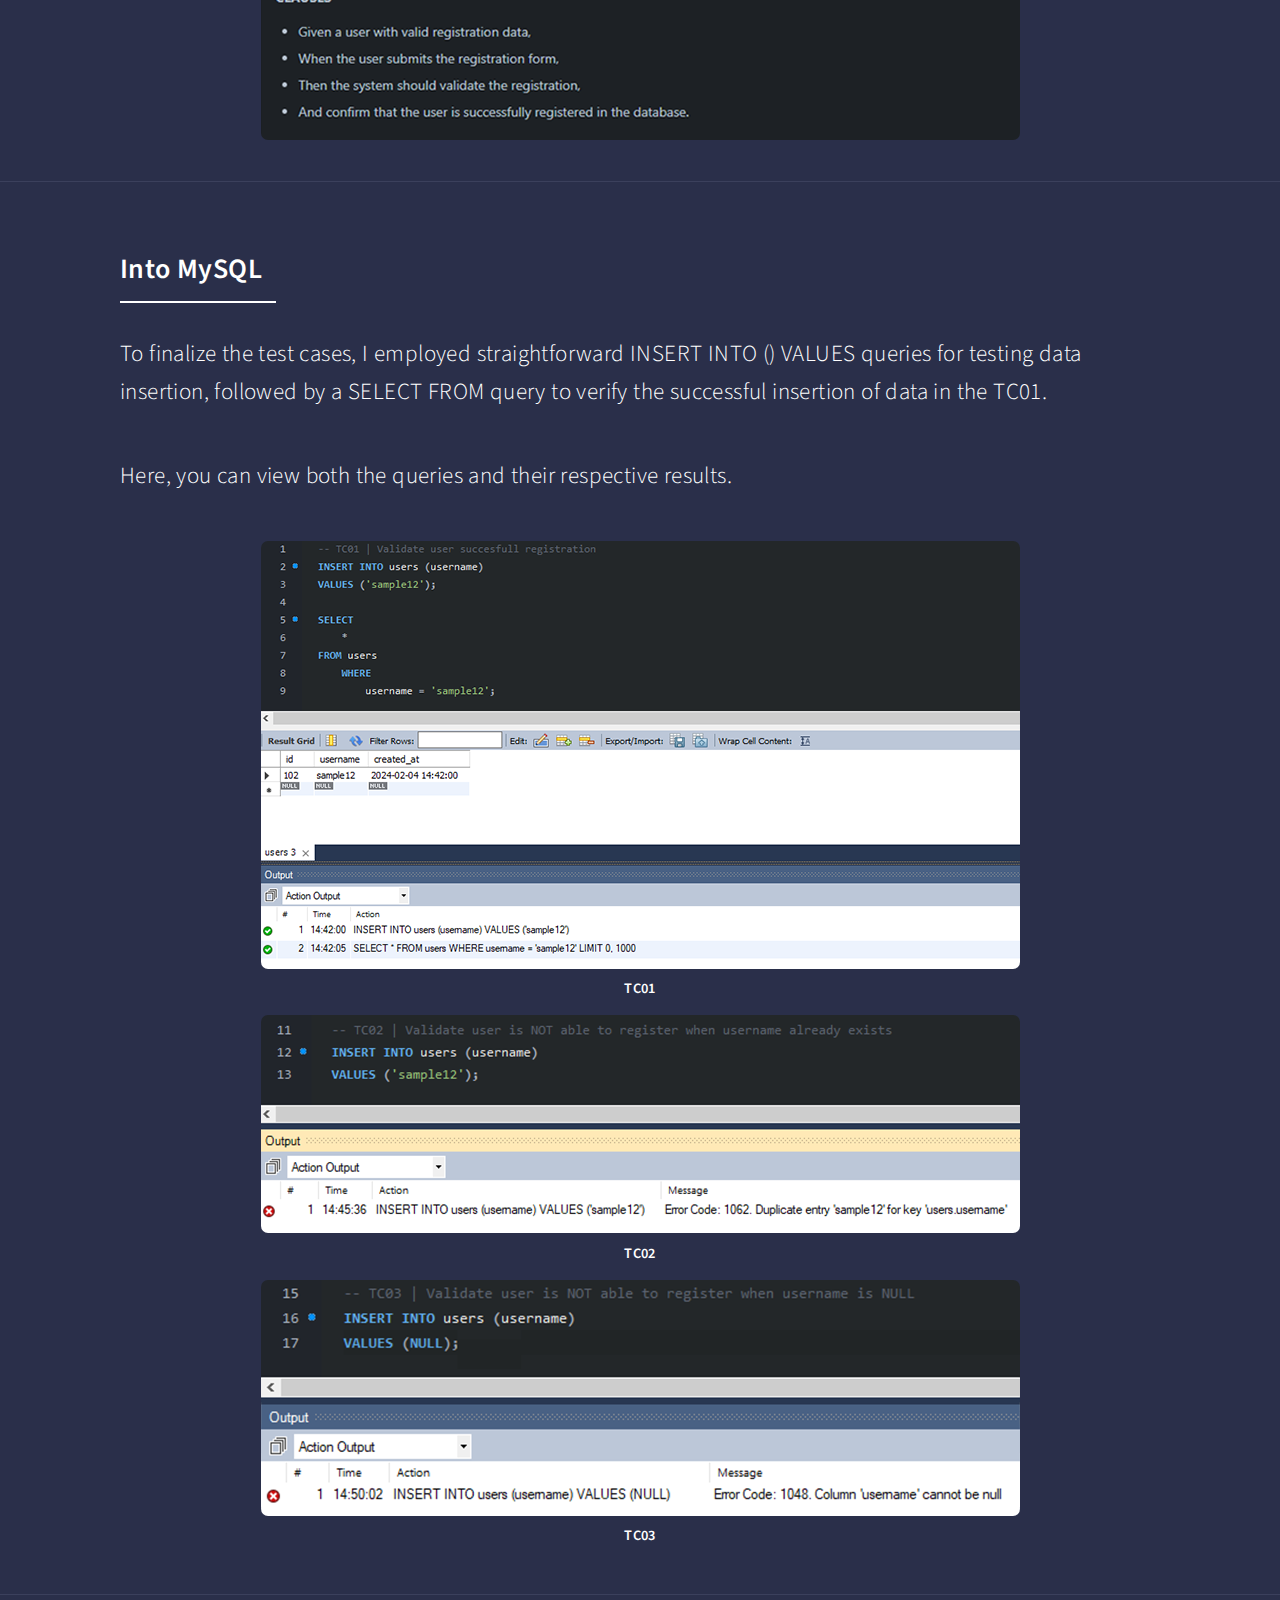
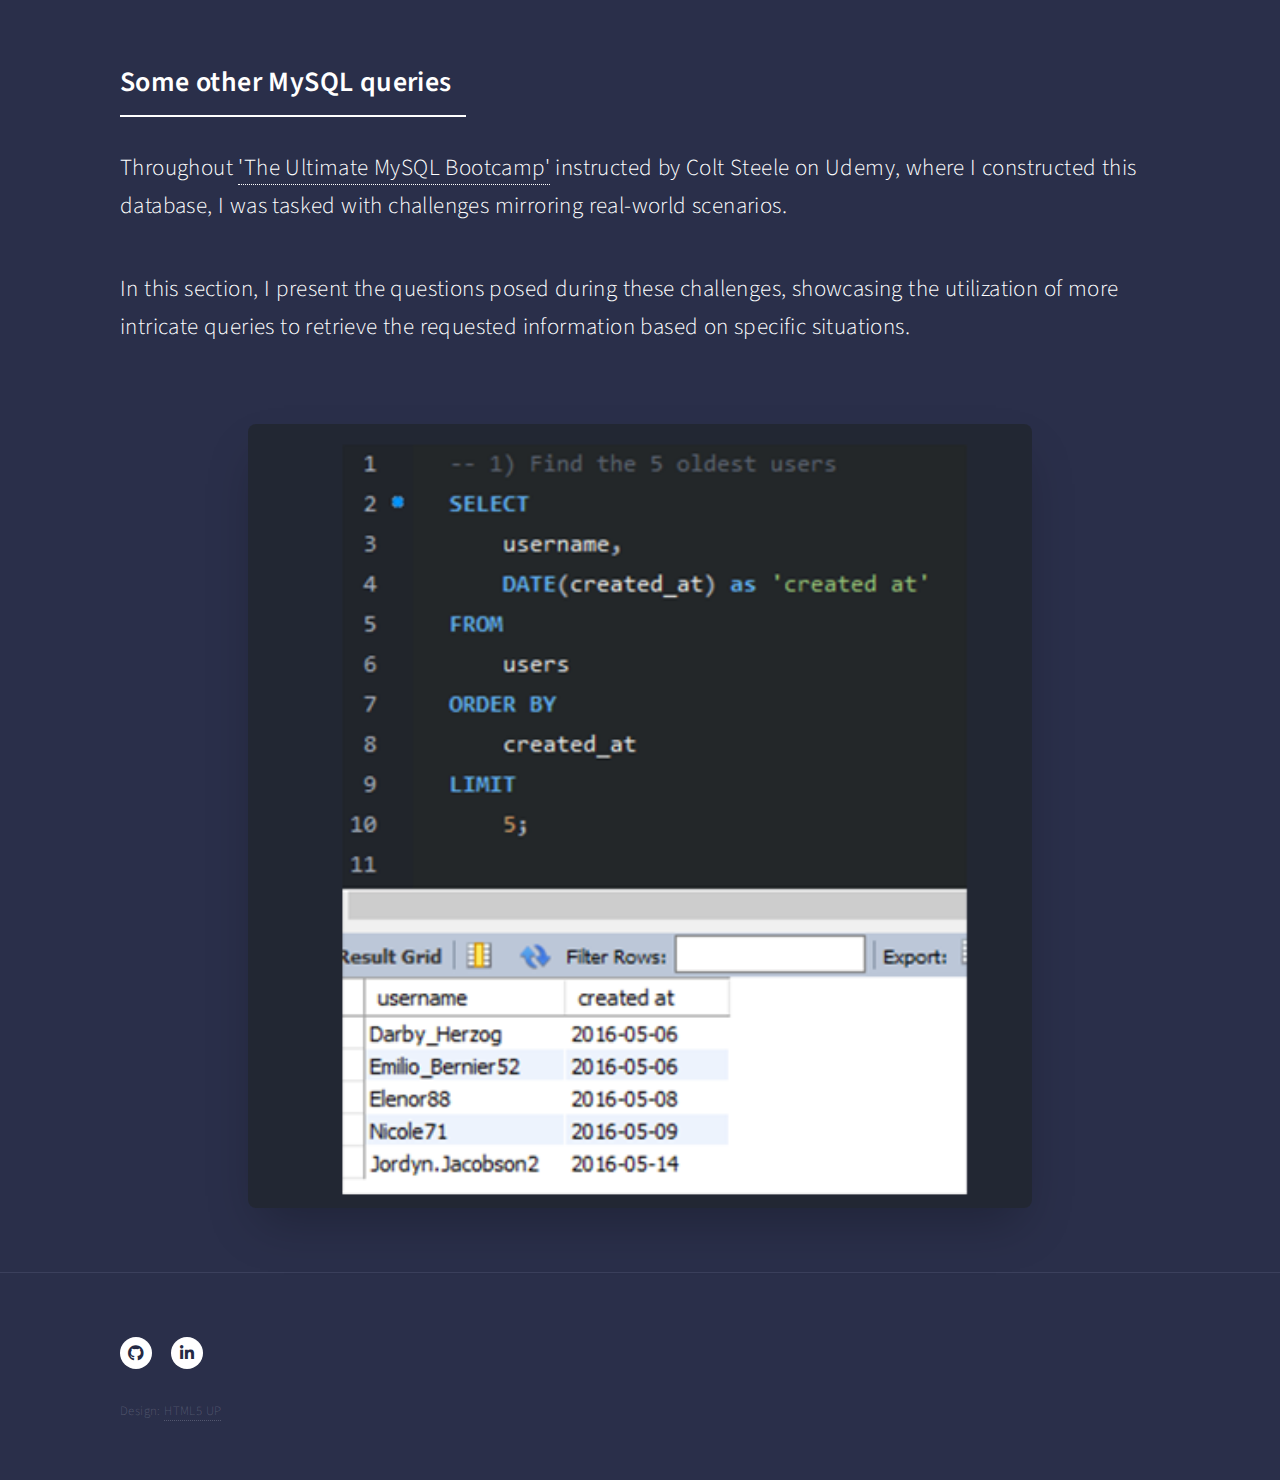
<file: sqlProject.html>
<!DOCTYPE HTML>
<!--
	Forty by HTML5 UP
	html5up.net | @ajlkn
	Free for personal and commercial use under the CCA 3.0 license (html5up.net/license)
-->
<html>
	<head>
		<title>Matias Buttari - Project 3</title>
		<meta charset="utf-8" />
		<meta name="viewport" content="width=device-width, initial-scale=1, user-scalable=no" />
		<link rel="stylesheet" href="assets/css/main.css" />
		<noscript><link rel="stylesheet" href="assets/css/noscript.css" /></noscript>
	</head>
	<body class="is-preload">

		<!-- Wrapper -->
			<div id="wrapper">

				<!-- Header -->
				<!-- Note: The "styleN" class below should match that of the banner element. -->
					<header id="header" class="alt style2">
						<a href="index.html" class="logo"><strong>Matias Buttari</strong> <span>QA/QC</span></a>
						<nav>
							<a href="#menu">Menu</a>
						</nav>
					</header>

				<!-- Menu -->
					<nav id="menu">
						<ul class="links">
							<li><a href="index.html">Home</a></li>
							<li><a href="index.html#contact" class="scrolly">Contact</a></li>
							<li><a href="index.html#main" class="scrolly">Projects</a></li>
						</ul>
					</nav>

				<!-- Banner -->
				<!-- Note: The "styleN" class below should match that of the header element. -->
					<section id="banner" class="style2">
						<div class="inner">
							<span class="image">
								<img src="images/sqlbanner.png" alt="" />
							</span>
							<header class="major">
								<h1>SQL - Instagram Clone</h1>
							</header>
							<div class="content">
								<p>Performing database testing on an Instagram clone using various queries</p>
							</div>
							<div class="actions">
								<ul>
									<h3>Key Features:</h3>
									<li>Database Design</li>
									<li>MySQL</li>
									<li>Database Testing</li>
									<li>JIRA isue management</li>
									<li>Defining requirements / User Stories</li>
									<li>Diverse Test Scenarios</li>
								</ul>
							</div>
						</div>
					</section>
				<!-- Main -->
					<div id="main">
						<!-- One -->
							<section id="one">
								<div class="inner">
									<header class="major">
										<h2>Intoduction
										</h2>
									</header>
									<p>
										This project is centered on the development and rigorous testing of a dynamic Instagram database clone. The database structure is designed with interconnected tables for seamless interaction. My current focus is on enhancing the user registration feature and crafting a JIRA test case to evaluate the username registration functionality.
									</p>
									<p>
										Moving forward, the project will involve additional queries inspired by real-life scenarios, aiming to gather specific data that reflects authentic user interactions and behaviors.									
									</p>
									<p>
										Here you can see the respective diagram for the database.
									</p>
									<div class="image">
										<img src="images/DiagramSQLinstagram.png" alt="" data-position="center center" id="uml_image"/>
									</div>
								</div>
							</section>
						<!-- Two -->
							<section id="Two">
								<div class="inner">
									<header class="major">
										<h2>Jira Issue for User Registration Testing</h2>
									</header>
									<p>After designing the database, I made a simple Jira issue describing User Story, Scope, Scenarios, etc. I explored the objectives, methodologies, and outcomes associated with refining the username registration process.</p>
									<div class="image">
										<img src="images/DBjira.png" alt="" data-position="center center" id="uml_image"/>
									</div>
									<p></p>
									<p>I've added three child issues, each representing different Test Cases, to evaluate diverse scenarios for username registration. Each TC includes its own clauses.</p>
									<div class="image">
										<img src="images/ChildIssues.png" alt="" data-position="center center" id="uml_image"/>
									</div>
									<div class="image">
										<img src="images/ChildIssueDescription.png" alt="" data-position="center center" id="uml_image"/>
									</div>
								</div>								
							</section>
						<!-- Three -->				
							<section id="three">
								<div class="inner">
									<header class="major">
										<h2>Into MySQL</h2>
									</header>
									<p>To finalize the test cases, I employed straightforward INSERT INTO () VALUES queries for testing data insertion, followed by a SELECT FROM query to verify the successful insertion of data in the TC01.
									</p>
									<p>Here, you can view both the queries and their respective results.
									</p>
									<div class="image">
										<img src="images\TC01DB.png" alt="" data-position="center center" />
									</div>
									<h5>TC01</h5>
									<div class="image">
										<img src="images\TC02DB.png" alt="" data-position="center center" />
									</div>
									<h5>TC02</h5>
									<div class="image">
										<img src="images\TC03DB.png" alt="" data-position="center center" />
									</div>
									<h5>TC03</h5>
								</div>								
							</section>				
							<section id="four">
								<div class="inner">
									<header class="major">
										<h2>Some other MySQL queries</h2>
									</header>
									<p>Throughout <a href="https://www.udemy.com/course/the-ultimate-mysql-bootcamp-go-from-sql-beginner-to-expert/" class="links">'The Ultimate MySQL Bootcamp'</a> instructed by Colt Steele on Udemy, where I constructed this database, I was tasked with challenges mirroring real-world scenarios.</p>
									<p>In this section, I present the questions posed during these challenges, showcasing the utilization of more intricate queries to retrieve the requested information based on specific situations.</p>
									<section class="container">
										<div class="slider-wrapper">
											<div class="sliderSql">
												<img id="slide-1" src="images/query1.1.png" alt="query 1">
												<img id="slide-2" src="images/query2.1.png" alt="query 2">
												<img id="slide-3" src="images/query3.1.png" alt="query 3">
												<img id="slide-4" src="images/query4.1.png" alt="query 4">
												<img id="slide-5" src="images/query5.1.png" alt="query 5">
												<img id="slide-6" src="images/query6.1.png" alt="query 6">
												<img id="slide-7" src="images/query7.1.png" alt="query 7">
											</div>
											<div class="slider-nav">
												<a href="#slide-1"></a>
												<a href="#slide-2"></a>
												<a href="#slide-3"></a>
												<a href="#slide-4"></a>
												<a href="#slide-5"></a>
												<a href="#slide-6"></a>
												<a href="#slide-7"></a>
											</div>
										</div>
									</section>
								</div>								
							</section>					
				<!-- Footer -->
				<footer id="footer">
					<div class="inner">
						<ul class="icons">
							<li><a href="https://github.com/mstilde" class="icon brands alt fa-github"><span class="label">GitHub</span></a></li>
							<li><a href="https://www.linkedin.com/in/matias-buttari/" class="icon brands alt fa-linkedin-in"><span class="label">LinkedIn</span></a></li>
						</ul>
						<ul class="copyright">
							<li>Design: <a href="https://html5up.net">HTML5 UP</a></li>
						</ul>
					</div>
				</footer>

			</div>

		<!-- Scripts -->
			<script src="assets/js/jquery.min.js"></script>
			<script src="assets/js/jquery.scrolly.min.js"></script>
			<script src="assets/js/jquery.scrollex.min.js"></script>
			<script src="assets/js/browser.min.js"></script>
			<script src="assets/js/breakpoints.min.js"></script>
			<script src="assets/js/util.js"></script>
			<script src="assets/js/main.js"></script>
	</body>
</html>
</file>
<file: assets/css/noscript.css>
/*
	Forty by HTML5 UP
	html5up.net | @ajlkn
	Free for personal and commercial use under the CCA 3.0 license (html5up.net/license)
*/

/* Banner */

	body.is-preload #banner:after {
		opacity: 0.85;
	}

	body.is-preload #banner > .inner {
		-moz-filter: none;
		-webkit-filter: none;
		-ms-filter: none;
		filter: none;
		-moz-transform: none;
		-webkit-transform: none;
		-ms-transform: none;
		transform: none;
		opacity: 1;
	}
</file>
<file: assets/css/main.css>
@import url(fontawesome-all.min.css);
@import url("https://fonts.googleapis.com/css?family=Source+Sans+Pro:300,300italic,600,600italic");

/*
	Forty by HTML5 UP
	html5up.net | @ajlkn
	Free for personal and commercial use under the CCA 3.0 license (html5up.net/license)
*/

html, body, div, span, applet, object,
iframe, h1, h2, h3, h4, h5, h6, p, blockquote,
pre, a, abbr, acronym, address, big, cite,
code, del, dfn, em, img, ins, kbd, q, s, samp,
small, strike, strong, sub, sup, tt, var, b,
u, i, center, dl, dt, dd, ol, ul, li, fieldset,
form, label, legend, table, caption, tbody,
tfoot, thead, tr, th, td, article, aside,
canvas, details, embed, figure, figcaption,
footer, header, hgroup, menu, nav, output, ruby,
section, summary, time, mark, audio, video {
	margin: 0;
	padding: 0;
	border: 0;
	font-size: 100%;
	font: inherit;
	vertical-align: baseline;}

article, aside, details, figcaption, figure,
footer, header, hgroup, menu, nav, section {
	display: block;}

body {
	line-height: 1;
}

ol, ul {
	list-style: none;
}

blockquote, q {
	quotes: none;
}

	blockquote:before, blockquote:after, q:before, q:after {
		content: '';
		content: none;
	}

table {
	border-collapse: collapse;
	border-spacing: 0;
}

body {
	-webkit-text-size-adjust: none;
}

mark {
	background-color: transparent;
	color: inherit;
}

input::-moz-focus-inner {
	border: 0;
	padding: 0;
}

input, select, textarea {
	-moz-appearance: none;
	-webkit-appearance: none;
	-ms-appearance: none;
	appearance: none;
}

/* Basic */

	@-ms-viewport {
		width: device-width;
	}

	body {
		-ms-overflow-style: scrollbar;
	}

	@media screen and (max-width: 480px) {

		html, body {
			min-width: 320px;
		}

	}

	html {
		box-sizing: border-box;
	}

	*, *:before, *:after {
		box-sizing: inherit;
	}

	body {
		background: #242943;
	}

		body.is-preload *, body.is-preload *:before, body.is-preload *:after {
			-moz-animation: none !important;
			-webkit-animation: none !important;
			-ms-animation: none !important;
			animation: none !important;
			-moz-transition: none !important;
			-webkit-transition: none !important;
			-ms-transition: none !important;
			transition: none !important;
		}
	
	::-webkit-scrollbar {
		width: 1em;
	}

	::-webkit-scrollbar-track {
		background: hsl(206, 26%, 11%);
	}

	::-webkit-scrollbar-thumb {
		background: hsl(0, 0%, 39%);
		border: .13em solid hsl(206, 26%, 11%);
		border-radius: 2px;
	}

	::-webkit-scrollbar-thumb:hover {
		background: hsl(0 0% 30%);
	}

/* Type */

	body, input, select, textarea {
		color: #ffffff;
		font-family: "Source Sans Pro", Helvetica, sans-serif;
		font-size: 17pt;
		font-weight: 300;
		letter-spacing: 0.025em;
		line-height: 1.65;
	}

		@media screen and (max-width: 1680px) {

			body, input, select, textarea {
				font-size: 14pt;
			}

		}

		@media screen and (max-width: 1280px) {

			body, input, select, textarea {
				font-size: 12pt;
			}

		}

		@media screen and (max-width: 360px) {

			body, input, select, textarea {
				font-size: 11pt;
			}

		}

	a {
		-moz-transition: color 0.2s ease-in-out, border-bottom-color 0.2s ease-in-out;
		-webkit-transition: color 0.2s ease-in-out, border-bottom-color 0.2s ease-in-out;
		-ms-transition: color 0.2s ease-in-out, border-bottom-color 0.2s ease-in-out;
		transition: color 0.2s ease-in-out, border-bottom-color 0.2s ease-in-out;
		border-bottom: dotted 1px;
		color: inherit;
		text-decoration: none;
	}

	li {
		text-align: left;
	}

	ul {
		text-align: left;
	}

		a:hover {
			border-bottom-color: transparent;
			color: #9bf1ff !important;
		}

		a:active {
			color: #53e3fb !important;
		}

	strong, b {
		color: #ffffff;
		font-weight: 600;
	}

	em, i {
		font-style: italic;
	}

	p {
		margin: 0 0 2em 0;
		text-align: left;
		font-size: 23px;
	}

	h1, h2, h3, h4, h5, h6 {
		color: #ffffff;
		font-weight: 600;
		line-height: 1.65;
		margin: 0 0 1em 0;
	}

		h1 a, h2 a, h3 a, h4 a, h5 a, h6 a {
			color: inherit;
			border-bottom: 0;
		}

	h1 {
		font-size: 2.5em;
	}

	h2 {
		font-size: 1.75em;
	}

	h3 {
		font-size: 1.35em;
	}

	h4 {
		font-size: 1.1em;
	}

	h5 {
		font-size: 0.9em;
	}

	h6 {
		font-size: 0.7em;
	}

	@media screen and (max-width: 736px) {

		h1 {
			font-size: 2em;
		}

		h2 {
			font-size: 1.5em;
		}

		h3 {
			font-size: 1.25em;
		}

	}

	sub {
		font-size: 0.8em;
		position: relative;
		top: 0.5em;
	}

	sup {
		font-size: 0.8em;
		position: relative;
		top: -0.5em;
	}

	blockquote {
		border-left: solid 4px rgba(212, 212, 255, 0.1);
		font-style: italic;
		margin: 0 0 2em 0;
		padding: 0.5em 0 0.5em 2em;
	}

	code {
		background: rgba(212, 212, 255, 0.035);
		font-family: "Courier New", monospace;
		font-size: 0.9em;
		margin: 0 0.25em;
		padding: 0.25em 0.65em;
	}

	pre {
		-webkit-overflow-scrolling: touch;
		font-family: "Courier New", monospace;
		font-size: 0.9em;
		margin: 0 0 2em 0;
	}

		pre code {
			display: block;
			line-height: 1.75;
			padding: 1em 1.5em;
			overflow-x: auto;
		}

	hr {
		border: 0;
		border-bottom: solid 1px rgba(212, 212, 255, 0.1);
		margin: 2em 0;
	}

		hr.major {
			margin: 3em 0;
		}

	.align-left {
		text-align: left;
	}

	.align-center {
		text-align: center;
	}

	.align-right {
		text-align: right;
	}

/* Row */

	.row {
		display: flex;
		flex-wrap: wrap;
		box-sizing: border-box;
		align-items: stretch;
	}

		.row > * {
			box-sizing: border-box;
		}

		.row.gtr-uniform > * > :last-child {
			margin-bottom: 0;
		}

		.row.aln-left {
			justify-content: flex-start;
		}

		.row.aln-center {
			justify-content: center;
		}

		.row.aln-right {
			justify-content: flex-end;
		}

		.row.aln-top {
			align-items: flex-start;
		}

		.row.aln-middle {
			align-items: center;
		}

		.row.aln-bottom {
			align-items: flex-end;
		}

		.row > .imp {
			order: -1;
		}

		.row > .col-1 {
			width: 8.33333%;
		}

		.row > .off-1 {
			margin-left: 8.33333%;
		}

		.row > .col-2 {
			width: 16.66667%;
		}

		.row > .off-2 {
			margin-left: 16.66667%;
		}

		.row > .col-3 {
			width: 25%;
		}

		.row > .off-3 {
			margin-left: 25%;
		}

		.row > .col-4 {
			width: 33.33333%;
		}

		.row > .off-4 {
			margin-left: 33.33333%;
		}

		.row > .col-5 {
			width: 41.66667%;
		}

		.row > .off-5 {
			margin-left: 41.66667%;
		}

		.row > .col-6 {
			width: 50%;
		}

		.row > .off-6 {
			margin-left: 50%;
		}

		.row > .col-7 {
			width: 58.33333%;
		}

		.row > .off-7 {
			margin-left: 58.33333%;
		}

		.row > .col-8 {
			width: 66.66667%;
		}

		.row > .off-8 {
			margin-left: 66.66667%;
		}

		.row > .col-9 {
			width: 75%;
		}

		.row > .off-9 {
			margin-left: 75%;
		}

		.row > .col-10 {
			width: 83.33333%;
		}

		.row > .off-10 {
			margin-left: 83.33333%;
		}

		.row > .col-11 {
			width: 91.66667%;
		}

		.row > .off-11 {
			margin-left: 91.66667%;
		}

		.row > .col-12 {
			width: 100%;
		}

		.row > .off-12 {
			margin-left: 100%;
		}

		.row.gtr-0 {
			margin-top: 0;
			margin-left: 0em;
		}

			.row.gtr-0 > * {
				padding: 0 0 0 0em;
			}

			.row.gtr-0.gtr-uniform {
				margin-top: 0em;
			}

				.row.gtr-0.gtr-uniform > * {
					padding-top: 0em;
				}

		.row.gtr-25 {
			margin-top: 0;
			margin-left: -0.5em;
		}

			.row.gtr-25 > * {
				padding: 0 0 0 0.5em;
			}

			.row.gtr-25.gtr-uniform {
				margin-top: -0.5em;
			}

				.row.gtr-25.gtr-uniform > * {
					padding-top: 0.5em;
				}

		.row.gtr-50 {
			margin-top: 0;
			margin-left: -1em;
		}

			.row.gtr-50 > * {
				padding: 0 0 0 1em;
			}

			.row.gtr-50.gtr-uniform {
				margin-top: -1em;
			}

				.row.gtr-50.gtr-uniform > * {
					padding-top: 1em;
				}

		.row {
			margin-top: 0;
			margin-left: -2em;
		}

			.row > * {
				padding: 0 0 0 2em;
			}

			.row.gtr-uniform {
				margin-top: -2em;
			}

				.row.gtr-uniform > * {
					padding-top: 2em;
				}

		.row.gtr-150 {
			margin-top: 0;
			margin-left: -3em;
		}

			.row.gtr-150 > * {
				padding: 0 0 0 3em;
			}

			.row.gtr-150.gtr-uniform {
				margin-top: -3em;
			}

				.row.gtr-150.gtr-uniform > * {
					padding-top: 3em;
				}

		.row.gtr-200 {
			margin-top: 0;
			margin-left: -4em;
		}

			.row.gtr-200 > * {
				padding: 0 0 0 4em;
			}

			.row.gtr-200.gtr-uniform {
				margin-top: -4em;
			}

				.row.gtr-200.gtr-uniform > * {
					padding-top: 4em;
				}

		@media screen and (max-width: 1680px) {

			.row {
				display: flex;
				flex-wrap: wrap;
				box-sizing: border-box;
				align-items: stretch;
			}

				.row > * {
					box-sizing: border-box;
				}

				.row.gtr-uniform > * > :last-child {
					margin-bottom: 0;
				}

				.row.aln-left {
					justify-content: flex-start;
				}

				.row.aln-center {
					justify-content: center;
				}

				.row.aln-right {
					justify-content: flex-end;
				}

				.row.aln-top {
					align-items: flex-start;
				}

				.row.aln-middle {
					align-items: center;
				}

				.row.aln-bottom {
					align-items: flex-end;
				}

				.row > .imp-xlarge {
					order: -1;
				}

				.row > .col-1-xlarge {
					width: 8.33333%;
				}

				.row > .off-1-xlarge {
					margin-left: 8.33333%;
				}

				.row > .col-2-xlarge {
					width: 16.66667%;
				}

				.row > .off-2-xlarge {
					margin-left: 16.66667%;
				}

				.row > .col-3-xlarge {
					width: 25%;
				}

				.row > .off-3-xlarge {
					margin-left: 25%;
				}

				.row > .col-4-xlarge {
					width: 33.33333%;
				}

				.row > .off-4-xlarge {
					margin-left: 33.33333%;
				}

				.row > .col-5-xlarge {
					width: 41.66667%;
				}

				.row > .off-5-xlarge {
					margin-left: 41.66667%;
				}

				.row > .col-6-xlarge {
					width: 50%;
				}

				.row > .off-6-xlarge {
					margin-left: 50%;
				}

				.row > .col-7-xlarge {
					width: 58.33333%;
				}

				.row > .off-7-xlarge {
					margin-left: 58.33333%;
				}

				.row > .col-8-xlarge {
					width: 66.66667%;
				}

				.row > .off-8-xlarge {
					margin-left: 66.66667%;
				}

				.row > .col-9-xlarge {
					width: 75%;
				}

				.row > .off-9-xlarge {
					margin-left: 75%;
				}

				.row > .col-10-xlarge {
					width: 83.33333%;
				}

				.row > .off-10-xlarge {
					margin-left: 83.33333%;
				}

				.row > .col-11-xlarge {
					width: 91.66667%;
				}

				.row > .off-11-xlarge {
					margin-left: 91.66667%;
				}

				.row > .col-12-xlarge {
					width: 100%;
				}

				.row > .off-12-xlarge {
					margin-left: 100%;
				}

				.row.gtr-0 {
					margin-top: 0;
					margin-left: 0em;
				}

					.row.gtr-0 > * {
						padding: 0 0 0 0em;
					}

					.row.gtr-0.gtr-uniform {
						margin-top: 0em;
					}

						.row.gtr-0.gtr-uniform > * {
							padding-top: 0em;
						}

				.row.gtr-25 {
					margin-top: 0;
					margin-left: -0.5em;
				}

					.row.gtr-25 > * {
						padding: 0 0 0 0.5em;
					}

					.row.gtr-25.gtr-uniform {
						margin-top: -0.5em;
					}

						.row.gtr-25.gtr-uniform > * {
							padding-top: 0.5em;
						}

				.row.gtr-50 {
					margin-top: 0;
					margin-left: -1em;
				}

					.row.gtr-50 > * {
						padding: 0 0 0 1em;
					}

					.row.gtr-50.gtr-uniform {
						margin-top: -1em;
					}

						.row.gtr-50.gtr-uniform > * {
							padding-top: 1em;
						}

				.row {
					margin-top: 0;
					margin-left: -2em;
				}

					.row > * {
						padding: 0 0 0 2em;
					}

					.row.gtr-uniform {
						margin-top: -2em;
					}

						.row.gtr-uniform > * {
							padding-top: 2em;
						}

				.row.gtr-150 {
					margin-top: 0;
					margin-left: -3em;
				}

					.row.gtr-150 > * {
						padding: 0 0 0 3em;
					}

					.row.gtr-150.gtr-uniform {
						margin-top: -3em;
					}

						.row.gtr-150.gtr-uniform > * {
							padding-top: 3em;
						}

				.row.gtr-200 {
					margin-top: 0;
					margin-left: -4em;
				}

					.row.gtr-200 > * {
						padding: 0 0 0 4em;
					}

					.row.gtr-200.gtr-uniform {
						margin-top: -4em;
					}

						.row.gtr-200.gtr-uniform > * {
							padding-top: 4em;
						}

		}

		@media screen and (max-width: 1280px) {

			.row {
				display: flex;
				flex-wrap: wrap;
				box-sizing: border-box;
				align-items: stretch;
			}

				.row > * {
					box-sizing: border-box;
				}

				.row.gtr-uniform > * > :last-child {
					margin-bottom: 0;
				}

				.row.aln-left {
					justify-content: flex-start;
				}

				.row.aln-center {
					justify-content: center;
				}

				.row.aln-right {
					justify-content: flex-end;
				}

				.row.aln-top {
					align-items: flex-start;
				}

				.row.aln-middle {
					align-items: center;
				}

				.row.aln-bottom {
					align-items: flex-end;
				}

				.row > .imp-large {
					order: -1;
				}

				.row > .col-1-large {
					width: 8.33333%;
				}

				.row > .off-1-large {
					margin-left: 8.33333%;
				}

				.row > .col-2-large {
					width: 16.66667%;
				}

				.row > .off-2-large {
					margin-left: 16.66667%;
				}

				.row > .col-3-large {
					width: 25%;
				}

				.row > .off-3-large {
					margin-left: 25%;
				}

				.row > .col-4-large {
					width: 33.33333%;
				}

				.row > .off-4-large {
					margin-left: 33.33333%;
				}

				.row > .col-5-large {
					width: 41.66667%;
				}

				.row > .off-5-large {
					margin-left: 41.66667%;
				}

				.row > .col-6-large {
					width: 50%;
				}

				.row > .off-6-large {
					margin-left: 50%;
				}

				.row > .col-7-large {
					width: 58.33333%;
				}

				.row > .off-7-large {
					margin-left: 58.33333%;
				}

				.row > .col-8-large {
					width: 66.66667%;
				}

				.row > .off-8-large {
					margin-left: 66.66667%;
				}

				.row > .col-9-large {
					width: 75%;
				}

				.row > .off-9-large {
					margin-left: 75%;
				}

				.row > .col-10-large {
					width: 83.33333%;
				}

				.row > .off-10-large {
					margin-left: 83.33333%;
				}

				.row > .col-11-large {
					width: 91.66667%;
				}

				.row > .off-11-large {
					margin-left: 91.66667%;
				}

				.row > .col-12-large {
					width: 100%;
				}

				.row > .off-12-large {
					margin-left: 100%;
				}

				.row.gtr-0 {
					margin-top: 0;
					margin-left: 0em;
				}

					.row.gtr-0 > * {
						padding: 0 0 0 0em;
					}

					.row.gtr-0.gtr-uniform {
						margin-top: 0em;
					}

						.row.gtr-0.gtr-uniform > * {
							padding-top: 0em;
						}

				.row.gtr-25 {
					margin-top: 0;
					margin-left: -0.375em;
				}

					.row.gtr-25 > * {
						padding: 0 0 0 0.375em;
					}

					.row.gtr-25.gtr-uniform {
						margin-top: -0.375em;
					}

						.row.gtr-25.gtr-uniform > * {
							padding-top: 0.375em;
						}

				.row.gtr-50 {
					margin-top: 0;
					margin-left: -0.75em;
				}

					.row.gtr-50 > * {
						padding: 0 0 0 0.75em;
					}

					.row.gtr-50.gtr-uniform {
						margin-top: -0.75em;
					}

						.row.gtr-50.gtr-uniform > * {
							padding-top: 0.75em;
						}

				.row {
					margin-top: 0;
					margin-left: -1.5em;
				}

					.row > * {
						padding: 0 0 0 1.5em;
					}

					.row.gtr-uniform {
						margin-top: -1.5em;
					}

						.row.gtr-uniform > * {
							padding-top: 1.5em;
						}

				.row.gtr-150 {
					margin-top: 0;
					margin-left: -2.25em;
				}

					.row.gtr-150 > * {
						padding: 0 0 0 2.25em;
					}

					.row.gtr-150.gtr-uniform {
						margin-top: -2.25em;
					}

						.row.gtr-150.gtr-uniform > * {
							padding-top: 2.25em;
						}

				.row.gtr-200 {
					margin-top: 0;
					margin-left: -3em;
				}

					.row.gtr-200 > * {
						padding: 0 0 0 3em;
					}

					.row.gtr-200.gtr-uniform {
						margin-top: -3em;
					}

						.row.gtr-200.gtr-uniform > * {
							padding-top: 3em;
						}

		}

		@media screen and (max-width: 980px) {

			.row {
				display: flex;
				flex-wrap: wrap;
				box-sizing: border-box;
				align-items: stretch;
			}

				.row > * {
					box-sizing: border-box;
				}

				.row.gtr-uniform > * > :last-child {
					margin-bottom: 0;
				}

				.row.aln-left {
					justify-content: flex-start;
				}

				.row.aln-center {
					justify-content: center;
				}

				.row.aln-right {
					justify-content: flex-end;
				}

				.row.aln-top {
					align-items: flex-start;
				}

				.row.aln-middle {
					align-items: center;
				}

				.row.aln-bottom {
					align-items: flex-end;
				}

				.row > .imp-medium {
					order: -1;
				}

				.row > .col-1-medium {
					width: 8.33333%;
				}

				.row > .off-1-medium {
					margin-left: 8.33333%;
				}

				.row > .col-2-medium {
					width: 16.66667%;
				}

				.row > .off-2-medium {
					margin-left: 16.66667%;
				}

				.row > .col-3-medium {
					width: 25%;
				}

				.row > .off-3-medium {
					margin-left: 25%;
				}

				.row > .col-4-medium {
					width: 33.33333%;
				}

				.row > .off-4-medium {
					margin-left: 33.33333%;
				}

				.row > .col-5-medium {
					width: 41.66667%;
				}

				.row > .off-5-medium {
					margin-left: 41.66667%;
				}

				.row > .col-6-medium {
					width: 50%;
				}

				.row > .off-6-medium {
					margin-left: 50%;
				}

				.row > .col-7-medium {
					width: 58.33333%;
				}

				.row > .off-7-medium {
					margin-left: 58.33333%;
				}

				.row > .col-8-medium {
					width: 66.66667%;
				}

				.row > .off-8-medium {
					margin-left: 66.66667%;
				}

				.row > .col-9-medium {
					width: 75%;
				}

				.row > .off-9-medium {
					margin-left: 75%;
				}

				.row > .col-10-medium {
					width: 83.33333%;
				}

				.row > .off-10-medium {
					margin-left: 83.33333%;
				}

				.row > .col-11-medium {
					width: 91.66667%;
				}

				.row > .off-11-medium {
					margin-left: 91.66667%;
				}

				.row > .col-12-medium {
					width: 100%;
				}

				.row > .off-12-medium {
					margin-left: 100%;
				}

				.row.gtr-0 {
					margin-top: 0;
					margin-left: 0em;
				}

					.row.gtr-0 > * {
						padding: 0 0 0 0em;
					}

					.row.gtr-0.gtr-uniform {
						margin-top: 0em;
					}

						.row.gtr-0.gtr-uniform > * {
							padding-top: 0em;
						}

				.row.gtr-25 {
					margin-top: 0;
					margin-left: -0.375em;
				}

					.row.gtr-25 > * {
						padding: 0 0 0 0.375em;
					}

					.row.gtr-25.gtr-uniform {
						margin-top: -0.375em;
					}

						.row.gtr-25.gtr-uniform > * {
							padding-top: 0.375em;
						}

				.row.gtr-50 {
					margin-top: 0;
					margin-left: -0.75em;
				}

					.row.gtr-50 > * {
						padding: 0 0 0 0.75em;
					}

					.row.gtr-50.gtr-uniform {
						margin-top: -0.75em;
					}

						.row.gtr-50.gtr-uniform > * {
							padding-top: 0.75em;
						}

				.row {
					margin-top: 0;
					margin-left: -1.5em;
				}

					.row > * {
						padding: 0 0 0 1.5em;
					}

					.row.gtr-uniform {
						margin-top: -1.5em;
					}

						.row.gtr-uniform > * {
							padding-top: 1.5em;
						}

				.row.gtr-150 {
					margin-top: 0;
					margin-left: -2.25em;
				}

					.row.gtr-150 > * {
						padding: 0 0 0 2.25em;
					}

					.row.gtr-150.gtr-uniform {
						margin-top: -2.25em;
					}

						.row.gtr-150.gtr-uniform > * {
							padding-top: 2.25em;
						}

				.row.gtr-200 {
					margin-top: 0;
					margin-left: -3em;
				}

					.row.gtr-200 > * {
						padding: 0 0 0 3em;
					}

					.row.gtr-200.gtr-uniform {
						margin-top: -3em;
					}

						.row.gtr-200.gtr-uniform > * {
							padding-top: 3em;
						}

		}

		@media screen and (max-width: 736px) {

			.row {
				display: flex;
				flex-wrap: wrap;
				box-sizing: border-box;
				align-items: stretch;
			}

				.row > * {
					box-sizing: border-box;
				}

				.row.gtr-uniform > * > :last-child {
					margin-bottom: 0;
				}

				.row.aln-left {
					justify-content: flex-start;
				}

				.row.aln-center {
					justify-content: center;
				}

				.row.aln-right {
					justify-content: flex-end;
				}

				.row.aln-top {
					align-items: flex-start;
				}

				.row.aln-middle {
					align-items: center;
				}

				.row.aln-bottom {
					align-items: flex-end;
				}

				.row > .imp-small {
					order: -1;
				}

				.row > .col-1-small {
					width: 8.33333%;
				}

				.row > .off-1-small {
					margin-left: 8.33333%;
				}

				.row > .col-2-small {
					width: 16.66667%;
				}

				.row > .off-2-small {
					margin-left: 16.66667%;
				}

				.row > .col-3-small {
					width: 25%;
				}

				.row > .off-3-small {
					margin-left: 25%;
				}

				.row > .col-4-small {
					width: 33.33333%;
				}

				.row > .off-4-small {
					margin-left: 33.33333%;
				}

				.row > .col-5-small {
					width: 41.66667%;
				}

				.row > .off-5-small {
					margin-left: 41.66667%;
				}

				.row > .col-6-small {
					width: 50%;
				}

				.row > .off-6-small {
					margin-left: 50%;
				}

				.row > .col-7-small {
					width: 58.33333%;
				}

				.row > .off-7-small {
					margin-left: 58.33333%;
				}

				.row > .col-8-small {
					width: 66.66667%;
				}

				.row > .off-8-small {
					margin-left: 66.66667%;
				}

				.row > .col-9-small {
					width: 75%;
				}

				.row > .off-9-small {
					margin-left: 75%;
				}

				.row > .col-10-small {
					width: 83.33333%;
				}

				.row > .off-10-small {
					margin-left: 83.33333%;
				}

				.row > .col-11-small {
					width: 91.66667%;
				}

				.row > .off-11-small {
					margin-left: 91.66667%;
				}

				.row > .col-12-small {
					width: 100%;
				}

				.row > .off-12-small {
					margin-left: 100%;
				}

				.row.gtr-0 {
					margin-top: 0;
					margin-left: 0em;
				}

					.row.gtr-0 > * {
						padding: 0 0 0 0em;
					}

					.row.gtr-0.gtr-uniform {
						margin-top: 0em;
					}

						.row.gtr-0.gtr-uniform > * {
							padding-top: 0em;
						}

				.row.gtr-25 {
					margin-top: 0;
					margin-left: -0.3125em;
				}

					.row.gtr-25 > * {
						padding: 0 0 0 0.3125em;
					}

					.row.gtr-25.gtr-uniform {
						margin-top: -0.3125em;
					}

						.row.gtr-25.gtr-uniform > * {
							padding-top: 0.3125em;
						}

				.row.gtr-50 {
					margin-top: 0;
					margin-left: -0.625em;
				}

					.row.gtr-50 > * {
						padding: 0 0 0 0.625em;
					}

					.row.gtr-50.gtr-uniform {
						margin-top: -0.625em;
					}

						.row.gtr-50.gtr-uniform > * {
							padding-top: 0.625em;
						}

				.row {
					margin-top: 0;
					margin-left: -1.25em;
				}

					.row > * {
						padding: 0 0 0 1.25em;
					}

					.row.gtr-uniform {
						margin-top: -1.25em;
					}

						.row.gtr-uniform > * {
							padding-top: 1.25em;
						}

				.row.gtr-150 {
					margin-top: 0;
					margin-left: -1.875em;
				}

					.row.gtr-150 > * {
						padding: 0 0 0 1.875em;
					}

					.row.gtr-150.gtr-uniform {
						margin-top: -1.875em;
					}

						.row.gtr-150.gtr-uniform > * {
							padding-top: 1.875em;
						}

				.row.gtr-200 {
					margin-top: 0;
					margin-left: -2.5em;
				}

					.row.gtr-200 > * {
						padding: 0 0 0 2.5em;
					}

					.row.gtr-200.gtr-uniform {
						margin-top: -2.5em;
					}

						.row.gtr-200.gtr-uniform > * {
							padding-top: 2.5em;
						}

		}

		@media screen and (max-width: 480px) {

			.row {
				display: flex;
				flex-wrap: wrap;
				box-sizing: border-box;
				align-items: stretch;
			}

				.row > * {
					box-sizing: border-box;
				}

				.row.gtr-uniform > * > :last-child {
					margin-bottom: 0;
				}

				.row.aln-left {
					justify-content: flex-start;
				}

				.row.aln-center {
					justify-content: center;
				}

				.row.aln-right {
					justify-content: flex-end;
				}

				.row.aln-top {
					align-items: flex-start;
				}

				.row.aln-middle {
					align-items: center;
				}

				.row.aln-bottom {
					align-items: flex-end;
				}

				.row > .imp-xsmall {
					order: -1;
				}

				.row > .col-1-xsmall {
					width: 8.33333%;
				}

				.row > .off-1-xsmall {
					margin-left: 8.33333%;
				}

				.row > .col-2-xsmall {
					width: 16.66667%;
				}

				.row > .off-2-xsmall {
					margin-left: 16.66667%;
				}

				.row > .col-3-xsmall {
					width: 25%;
				}

				.row > .off-3-xsmall {
					margin-left: 25%;
				}

				.row > .col-4-xsmall {
					width: 33.33333%;
				}

				.row > .off-4-xsmall {
					margin-left: 33.33333%;
				}

				.row > .col-5-xsmall {
					width: 41.66667%;
				}

				.row > .off-5-xsmall {
					margin-left: 41.66667%;
				}

				.row > .col-6-xsmall {
					width: 50%;
				}

				.row > .off-6-xsmall {
					margin-left: 50%;
				}

				.row > .col-7-xsmall {
					width: 58.33333%;
				}

				.row > .off-7-xsmall {
					margin-left: 58.33333%;
				}

				.row > .col-8-xsmall {
					width: 66.66667%;
				}

				.row > .off-8-xsmall {
					margin-left: 66.66667%;
				}

				.row > .col-9-xsmall {
					width: 75%;
				}

				.row > .off-9-xsmall {
					margin-left: 75%;
				}

				.row > .col-10-xsmall {
					width: 83.33333%;
				}

				.row > .off-10-xsmall {
					margin-left: 83.33333%;
				}

				.row > .col-11-xsmall {
					width: 91.66667%;
				}

				.row > .off-11-xsmall {
					margin-left: 91.66667%;
				}

				.row > .col-12-xsmall {
					width: 100%;
				}

				.row > .off-12-xsmall {
					margin-left: 100%;
				}

				.row.gtr-0 {
					margin-top: 0;
					margin-left: 0em;
				}

					.row.gtr-0 > * {
						padding: 0 0 0 0em;
					}

					.row.gtr-0.gtr-uniform {
						margin-top: 0em;
					}

						.row.gtr-0.gtr-uniform > * {
							padding-top: 0em;
						}

				.row.gtr-25 {
					margin-top: 0;
					margin-left: -0.3125em;
				}

					.row.gtr-25 > * {
						padding: 0 0 0 0.3125em;
					}

					.row.gtr-25.gtr-uniform {
						margin-top: -0.3125em;
					}

						.row.gtr-25.gtr-uniform > * {
							padding-top: 0.3125em;
						}

				.row.gtr-50 {
					margin-top: 0;
					margin-left: -0.625em;
				}

					.row.gtr-50 > * {
						padding: 0 0 0 0.625em;
					}

					.row.gtr-50.gtr-uniform {
						margin-top: -0.625em;
					}

						.row.gtr-50.gtr-uniform > * {
							padding-top: 0.625em;
						}

				.row {
					margin-top: 0;
					margin-left: -1.25em;
				}

					.row > * {
						padding: 0 0 0 1.25em;
					}

					.row.gtr-uniform {
						margin-top: -1.25em;
					}

						.row.gtr-uniform > * {
							padding-top: 1.25em;
						}

				.row.gtr-150 {
					margin-top: 0;
					margin-left: -1.875em;
				}

					.row.gtr-150 > * {
						padding: 0 0 0 1.875em;
					}

					.row.gtr-150.gtr-uniform {
						margin-top: -1.875em;
					}

						.row.gtr-150.gtr-uniform > * {
							padding-top: 1.875em;
						}

				.row.gtr-200 {
					margin-top: 0;
					margin-left: -2.5em;
				}

					.row.gtr-200 > * {
						padding: 0 0 0 2.5em;
					}

					.row.gtr-200.gtr-uniform {
						margin-top: -2.5em;
					}

						.row.gtr-200.gtr-uniform > * {
							padding-top: 2.5em;
						}

		}

/* Section/Article */

	section.special, article.special {
		text-align: center;
	}

	header.major {
		width: -moz-max-content;
		width: -webkit-max-content;
		width: -ms-max-content;
		width: max-content;
		text-align: left;
		max-width: 80vw;
		margin-bottom: 2em;
	}

		header.major > :first-child {
			margin-bottom: 0;
			width: calc(100% + 0.5em);
			text-align: left;
		}

			header.major > :first-child:after {
				content: '';
				background-color: #ffffff;
				display: block;
				height: 2px;
				margin: 0.325em 0 0.5em 0;
				width: 100%;
			}

		header.major > p {
			font-size: 0.7em;
			font-weight: 600;
			letter-spacing: 0.25em;
			margin-bottom: 0;
			text-transform: uppercase;
		}

		body.is-ie header.major > :first-child:after {
			max-width: 9em;
		}

		body.is-ie header.major > h1:after {
			max-width: 100% !important;
		}

	@media screen and (max-width: 736px) {

		header.major > p br {
			display: none;
		}

	}

/* Form */

	form {
		margin: 0 0 2em 0;
	}

		form > :last-child {
			margin-bottom: 0;
		}

		form > .fields {
			display: -moz-flex;
			display: -webkit-flex;
			display: -ms-flex;
			display: flex;
			-moz-flex-wrap: wrap;
			-webkit-flex-wrap: wrap;
			-ms-flex-wrap: wrap;
			flex-wrap: wrap;
			width: calc(100% + 3em);
			margin: -1.5em 0 2em -1.5em;
		}

			form > .fields > .field {
				-moz-flex-grow: 0;
				-webkit-flex-grow: 0;
				-ms-flex-grow: 0;
				flex-grow: 0;
				-moz-flex-shrink: 0;
				-webkit-flex-shrink: 0;
				-ms-flex-shrink: 0;
				flex-shrink: 0;
				padding: 1.5em 0 0 1.5em;
				width: calc(100% - 1.5em);
			}

				form > .fields > .field.half {
					width: calc(50% - 0.75em);
				}

				form > .fields > .field.third {
					width: calc(100%/3 - 0.5em);
				}

				form > .fields > .field.quarter {
					width: calc(25% - 0.375em);
				}

		@media screen and (max-width: 480px) {

			form > .fields {
				width: calc(100% + 3em);
				margin: -1.5em 0 2em -1.5em;
			}

				form > .fields > .field {
					padding: 1.5em 0 0 1.5em;
					width: calc(100% - 1.5em);
				}

					form > .fields > .field.half {
						width: calc(100% - 1.5em);
					}

					form > .fields > .field.third {
						width: calc(100% - 1.5em);
					}

					form > .fields > .field.quarter {
						width: calc(100% - 1.5em);
					}

		}

	label {
		color: #ffffff;
		display: block;
		font-size: 0.8em;
		font-weight: 600;
		letter-spacing: 0.25em;
		margin: 0 0 1em 0;
		text-transform: uppercase;
	}

	input[type="text"],
	input[type="password"],
	input[type="email"],
	input[type="tel"],
	input[type="search"],
	input[type="url"],
	select,
	textarea {
		-moz-appearance: none;
		-webkit-appearance: none;
		-ms-appearance: none;
		appearance: none;
		background: rgba(212, 212, 255, 0.035);
		border: none;
		border-radius: 0;
		color: inherit;
		display: block;
		outline: 0;
		padding: 0 1em;
		text-decoration: none;
		width: 100%;
	}

		input[type="text"]:invalid,
		input[type="password"]:invalid,
		input[type="email"]:invalid,
		input[type="tel"]:invalid,
		input[type="search"]:invalid,
		input[type="url"]:invalid,
		select:invalid,
		textarea:invalid {
			box-shadow: none;
		}

		input[type="text"]:focus,
		input[type="password"]:focus,
		input[type="email"]:focus,
		input[type="tel"]:focus,
		input[type="search"]:focus,
		input[type="url"]:focus,
		select:focus,
		textarea:focus {
			border-color: #9bf1ff;
			box-shadow: 0 0 0 2px #9bf1ff;
		}

	select {
		background-image: url("data:image/svg+xml;charset=utf8,%3Csvg xmlns='http://www.w3.org/2000/svg' width='40' height='40' preserveAspectRatio='none' viewBox='0 0 40 40'%3E%3Cpath d='M9.4,12.3l10.4,10.4l10.4-10.4c0.2-0.2,0.5-0.4,0.9-0.4c0.3,0,0.6,0.1,0.9,0.4l3.3,3.3c0.2,0.2,0.4,0.5,0.4,0.9 c0,0.4-0.1,0.6-0.4,0.9L20.7,31.9c-0.2,0.2-0.5,0.4-0.9,0.4c-0.3,0-0.6-0.1-0.9-0.4L4.3,17.3c-0.2-0.2-0.4-0.5-0.4-0.9 c0-0.4,0.1-0.6,0.4-0.9l3.3-3.3c0.2-0.2,0.5-0.4,0.9-0.4S9.1,12.1,9.4,12.3z' fill='rgba(212, 212, 255, 0.1)' /%3E%3C/svg%3E");
		background-size: 1.25rem;
		background-repeat: no-repeat;
		background-position: calc(100% - 1rem) center;
		height: 2.75em;
		padding-right: 2.75em;
		text-overflow: ellipsis;
	}

		select option {
			color: #ffffff;
			background: #242943;
		}

		select:focus::-ms-value {
			background-color: transparent;
		}

		select::-ms-expand {
			display: none;
		}

	input[type="text"],
	input[type="password"],
	input[type="email"],
	input[type="tel"],
	input[type="search"],
	input[type="url"],
	select {
		height: 2.75em;
	}

	textarea {
		padding: 0.75em 1em;
	}

	input[type="checkbox"],
	input[type="radio"] {
		-moz-appearance: none;
		-webkit-appearance: none;
		-ms-appearance: none;
		appearance: none;
		display: block;
		float: left;
		margin-right: -2em;
		opacity: 0;
		width: 1em;
		z-index: -1;
	}

		input[type="checkbox"] + label,
		input[type="radio"] + label {
			text-decoration: none;
			color: #ffffff;
			cursor: pointer;
			display: inline-block;
			font-weight: 300;
			padding-left: 2.65em;
			padding-right: 0.75em;
			position: relative;
		}

			input[type="checkbox"] + label:before,
			input[type="radio"] + label:before {
				-moz-osx-font-smoothing: grayscale;
				-webkit-font-smoothing: antialiased;
				display: inline-block;
				font-style: normal;
				font-variant: normal;
				text-rendering: auto;
				line-height: 1;
				text-transform: none !important;
				font-family: 'Font Awesome 5 Free';
				font-weight: 900;
			}

			input[type="checkbox"] + label:before,
			input[type="radio"] + label:before {
				background: rgba(212, 212, 255, 0.035);
				content: '';
				display: inline-block;
				font-size: 0.8em;
				height: 2.0625em;
				left: 0;
				letter-spacing: 0;
				line-height: 2.0625em;
				position: absolute;
				text-align: center;
				top: 0;
				width: 2.0625em;
			}

		input[type="checkbox"]:checked + label:before,
		input[type="radio"]:checked + label:before {
			background: #ffffff;
			border-color: #9bf1ff;
			content: '\f00c';
			color: #242943;
		}

		input[type="checkbox"]:focus + label:before,
		input[type="radio"]:focus + label:before {
			box-shadow: 0 0 0 2px #9bf1ff;
		}

	input[type="radio"] + label:before {
		border-radius: 100%;
	}

	::-webkit-input-placeholder {
		color: rgba(244, 244, 255, 0.2) !important;
		opacity: 1.0;
	}

	:-moz-placeholder {
		color: rgba(244, 244, 255, 0.2) !important;
		opacity: 1.0;
	}

	::-moz-placeholder {
		color: rgba(244, 244, 255, 0.2) !important;
		opacity: 1.0;
	}

	:-ms-input-placeholder {
		color: rgba(244, 244, 255, 0.2) !important;
		opacity: 1.0;
	}

/* Box */

	.box {
		border: solid 1px rgba(212, 212, 255, 0.1);
		margin-bottom: 2em;
		padding: 1.5em;
	}

		.box > :last-child,
		.box > :last-child > :last-child,
		.box > :last-child > :last-child > :last-child {
			margin-bottom: 0;
		}

		.box.alt {
			border: 0;
			border-radius: 0;
			padding: 0;
		}

/* Icon */

	.icon {
		text-decoration: none;
		border-bottom: none;
		position: relative;
	}

		.icon:before {
			-moz-osx-font-smoothing: grayscale;
			-webkit-font-smoothing: antialiased;
			display: inline-block;
			font-style: normal;
			font-variant: normal;
			text-rendering: auto;
			line-height: 1;
			text-transform: none !important;
			font-family: 'Font Awesome 5 Free';
			font-weight: 400;
		}

		.icon > .label {
			display: none;
		}

		.icon:before {
			line-height: inherit;
		}

		.icon.solid:before {
			font-weight: 900;
		}

		.icon.brands:before {
			font-family: 'Font Awesome 5 Brands';
		}

		.icon.alt:before {
			background-color: #ffffff;
			border-radius: 100%;
			color: #242943;
			display: inline-block;
			height: 2em;
			line-height: 2em;
			text-align: center;
			width: 2em;
		}

	a.icon.alt:before {
		-moz-transition: background-color 0.2s ease-in-out;
		-webkit-transition: background-color 0.2s ease-in-out;
		-ms-transition: background-color 0.2s ease-in-out;
		transition: background-color 0.2s ease-in-out;
	}

	a.icon.alt:hover:before {
		background-color: #6fc3df;
	}

	a.icon.alt:active:before {
		background-color: #37a6cb;
	}

/* Image */

	.image {
		border: 0;
		display: inline-block;
		position: relative;
	}

		.image img {
			display: block;
			border-radius: 7px;
			max-width: 70vw;
			max-height: 100vh;
		}

		.image.left, .image.right {
			max-width: 30%;
		}

			.image.left img, .image.right img {
				width: 100%;
			}

		.image.left {
			float: left;
			margin: 0 1.5em 1.25em 0;
			top: 0.25em;
		}

		.image.right {
			float: right;
			margin: 0 0 1.25em 1.5em;
			top: 0.25em;
		}

		.image.fit {
			display: block;
			margin: 0 0 2em 0;
			width: 100%;
		}

			.image.fit img {
				width: 100%;
			}

		.image.main {
			display: block;
			margin: 2.5em 0;
			width: 100%;
		}

			.image.main img {
				width: 100%;
			}

			@media screen and (max-width: 736px) {

				.image.main {
					margin: 1.5em 0;
				}

			}
	.container {
		padding: 2rem;
	}

		.slider-wrapper {
			position: relative;
			max-width: 49rem;
			margin: 0 auto;
		}

			.sliderSql {
				display: flex;
				aspect-ratio: 16/16;
				overflow: auto;
				
				scroll-snap-type: x mandatory;
				scroll-behavior: smooth;
				box-shadow: 0 1.5rem 3rem -0.75rem hsla(0,0%,0%,.25);
				border-radius: 0.5rem;
			}

			.sliderPm {
				display: flex;
				aspect-ratio: 16/14;
				overflow: auto;
				
				scroll-snap-type: x mandatory;
				scroll-behavior: smooth;
				box-shadow: 0 1.5rem 3rem -0.75rem hsla(0,0%,0%,.25);
				border-radius: 0.5rem;
			}

				.sliderSql img {
					flex: 1 0 100%;
					scroll-snap-align: start;
					object-fit: cover;
				}

				.sliderPm img {
					flex: 1 0 100%;
					scroll-snap-align: start;
					object-fit: cover;
				}

			.slider-nav {
				display: flex;
				column-gap: 1rem;
				position: absolute;
				bottom: 1.25rem;
				left: 50%;
				transform: translateX(-50%);
				z-index: 1;
			}

/* List */

	ol {
		list-style: decimal;
		margin: 0 0 2em 0;
		padding-left: 1.25em;
	}

		ol li {
			padding-left: 0.25em;
		}

	ul {
		list-style: disc;
		margin: 0 0 2em 0;
		padding-left: 1em;
	}

		ul li {
			padding-left: 0.5em;
		}

		ul.alt {
			list-style: none;
			padding-left: 0;
		}

			ul.alt li {
				border-top: solid 1px rgba(212, 212, 255, 0.1);
				padding: 0.5em 0;
			}

				ul.alt li:first-child {
					border-top: 0;
					padding-top: 0;
				}

	dl {
		margin: 0 0 2em 0;
	}

		dl dt {
			display: block;
			font-weight: 600;
			margin: 0 0 1em 0;
		}

		dl dd {
			margin-left: 2em;
		}

/* Actions */

	ul.actions {
		display: -moz-flex;
		display: -webkit-flex;
		display: -ms-flex;
		display: flex;
		cursor: default;
		list-style: none;
		margin-left: -1em;
		padding-left: 0;
	}

		ul.actions li {
			padding: 0 0 0 1em;
			vertical-align: middle;
		}

		ul.actions.special {
			-moz-justify-content: center;
			-webkit-justify-content: center;
			-ms-justify-content: center;
			justify-content: center;
			width: 100%;
			margin-left: 0;
		}

			ul.actions.special li:first-child {
				padding-left: 0;
			}

		ul.actions.stacked {
			-moz-flex-direction: column;
			-webkit-flex-direction: column;
			-ms-flex-direction: column;
			flex-direction: column;
			margin-left: 0;
		}

			ul.actions.stacked li {
				padding: 1.3em 0 0 0;
			}

				ul.actions.stacked li:first-child {
					padding-top: 0;
				}

		ul.actions.fit {
			width: calc(100% + 1em);
		}

			ul.actions.fit li {
				-moz-flex-grow: 1;
				-webkit-flex-grow: 1;
				-ms-flex-grow: 1;
				flex-grow: 1;
				-moz-flex-shrink: 1;
				-webkit-flex-shrink: 1;
				-ms-flex-shrink: 1;
				flex-shrink: 1;
				width: 100%;
			}

				ul.actions.fit li > * {
					width: 100%;
				}

			ul.actions.fit.stacked {
				width: 100%;
			}

/* Icons */

	ul.icons {
		cursor: default;
		list-style: none;
		padding-left: 0;
	}

		ul.icons li {
			display: inline-block;
			padding: 0 1em 0 0;
		}

			ul.icons li:last-child {
				padding-right: 0;
			}

		@media screen and (max-width: 736px) {

			ul.icons li {
				padding: 0 0.75em 0 0;
			}

		}

/* Pagination */

	ul.pagination {
		cursor: default;
		list-style: none;
		padding-left: 0;
	}

		ul.pagination li {
			display: inline-block;
			padding-left: 0;
			vertical-align: middle;
		}

			ul.pagination li > .page {
				-moz-transition: background-color 0.2s ease-in-out, color 0.2s ease-in-out;
				-webkit-transition: background-color 0.2s ease-in-out, color 0.2s ease-in-out;
				-ms-transition: background-color 0.2s ease-in-out, color 0.2s ease-in-out;
				transition: background-color 0.2s ease-in-out, color 0.2s ease-in-out;
				border-bottom: 0;
				display: inline-block;
				font-size: 0.8em;
				font-weight: 600;
				height: 1.5em;
				line-height: 1.5em;
				margin: 0 0.125em;
				min-width: 1.5em;
				padding: 0 0.5em;
				text-align: center;
			}

				ul.pagination li > .page.active {
					background-color: #ffffff;
					color: #242943;
				}

					ul.pagination li > .page.active:hover {
						background-color: #9bf1ff;
						color: #242943 !important;
					}

					ul.pagination li > .page.active:active {
						background-color: #53e3fb;
					}

			ul.pagination li:first-child {
				padding-right: 0.75em;
			}

			ul.pagination li:last-child {
				padding-left: 0.75em;
			}

		@media screen and (max-width: 480px) {

			ul.pagination li:nth-child(n+2):nth-last-child(n+2) {
				display: none;
			}

			ul.pagination li:first-child {
				padding-right: 0;
			}

		}

/* Table */

	.table-wrapper {
		-webkit-overflow-scrolling: touch;
		overflow-x: auto;
	}

	table {
		margin: 0 0 2em 0;
		width: 100%;
	}

		table tbody tr {
			border: solid 1px rgba(212, 212, 255, 0.1);
			border-left: 0;
			border-right: 0;
		}

			table tbody tr:nth-child(2n + 1) {
				background-color: rgba(212, 212, 255, 0.035);
			}

		table td {
			padding: 0.75em 0.75em;
		}

		table th {
			color: #ffffff;
			font-size: 0.9em;
			font-weight: 600;
			padding: 0 0.75em 0.75em 0.75em;
			text-align: left;
		}

		table thead {
			border-bottom: solid 2px rgba(212, 212, 255, 0.1);
		}

		table tfoot {
			border-top: solid 2px rgba(212, 212, 255, 0.1);
		}

		table.alt {
			border-collapse: separate;
		}

			table.alt tbody tr td {
				border: solid 1px rgba(212, 212, 255, 0.1);
				border-left-width: 0;
				border-top-width: 0;
			}

				table.alt tbody tr td:first-child {
					border-left-width: 1px;
				}

			table.alt tbody tr:first-child td {
				border-top-width: 1px;
			}

			table.alt thead {
				border-bottom: 0;
			}

			table.alt tfoot {
				border-top: 0;
			}

/* Button */

	input[type="submit"],
	input[type="reset"],
	input[type="button"],
	button,
	.button {
		-moz-appearance: none;
		-webkit-appearance: none;
		-ms-appearance: none;
		appearance: none;
		-moz-transition: background-color 0.2s ease-in-out, box-shadow 0.2s ease-in-out, color 0.2s ease-in-out;
		-webkit-transition: background-color 0.2s ease-in-out, box-shadow 0.2s ease-in-out, color 0.2s ease-in-out;
		-ms-transition: background-color 0.2s ease-in-out, box-shadow 0.2s ease-in-out, color 0.2s ease-in-out;
		transition: background-color 0.2s ease-in-out, box-shadow 0.2s ease-in-out, color 0.2s ease-in-out;
		background-color: transparent;
		border: 0;
		border-radius: 0;
		box-shadow: inset 0 0 0 2px #ffffff;
		color: #ffffff;
		cursor: pointer;
		display: inline-block;
		font-size: 0.8em;
		font-weight: 600;
		height: 3.5em;
		letter-spacing: 0.25em;
		line-height: 3.5em;
		padding: 0 1.75em;
		text-align: center;
		text-decoration: none;
		text-transform: uppercase;
		white-space: nowrap;
	}

		input[type="submit"]:hover, input[type="submit"]:active,
		input[type="reset"]:hover,
		input[type="reset"]:active,
		input[type="button"]:hover,
		input[type="button"]:active,
		button:hover,
		button:active,
		.button:hover,
		.button:active {
			box-shadow: inset 0 0 0 2px #9bf1ff;
			color: #9bf1ff;
		}

		input[type="submit"]:active,
		input[type="reset"]:active,
		input[type="button"]:active,
		button:active,
		.button:active {
			background-color: rgba(155, 241, 255, 0.1);
			box-shadow: inset 0 0 0 2px #53e3fb;
			color: #53e3fb;
		}

		input[type="submit"].icon:before,
		input[type="reset"].icon:before,
		input[type="button"].icon:before,
		button.icon:before,
		.button.icon:before {
			margin-right: 0.5em;
		}

		input[type="submit"].fit,
		input[type="reset"].fit,
		input[type="button"].fit,
		button.fit,
		.button.fit {
			width: 100%;
		}

		input[type="submit"].small,
		input[type="reset"].small,
		input[type="button"].small,
		button.small,
		.button.small {
			font-size: 0.6em;
		}

		input[type="submit"].large,
		input[type="reset"].large,
		input[type="button"].large,
		button.large,
		.button.large {
			font-size: 1.25em;
			height: 3em;
			line-height: 3em;
		}

		input[type="submit"].next,
		input[type="reset"].next,
		input[type="button"].next,
		button.next,
		.button.next {
			padding-right: 4.5em;
			position: relative;
		}

			input[type="submit"].next:before, input[type="submit"].next:after,
			input[type="reset"].next:before,
			input[type="reset"].next:after,
			input[type="button"].next:before,
			input[type="button"].next:after,
			button.next:before,
			button.next:after,
			.button.next:before,
			.button.next:after {
				-moz-transition: opacity 0.2s ease-in-out;
				-webkit-transition: opacity 0.2s ease-in-out;
				-ms-transition: opacity 0.2s ease-in-out;
				transition: opacity 0.2s ease-in-out;
				background-position: center right;
				background-repeat: no-repeat;
				background-size: 36px 24px;
				content: '';
				display: block;
				height: 100%;
				position: absolute;
				right: 1.5em;
				top: 0;
				vertical-align: middle;
				width: 36px;
			}

			input[type="submit"].next:before,
			input[type="reset"].next:before,
			input[type="button"].next:before,
			button.next:before,
			.button.next:before {
				background-image: url("data:image/svg+xml;charset=utf8,%3Csvg xmlns='http://www.w3.org/2000/svg' xmlns:xlink='http://www.w3.org/1999/xlink' width='36px' height='24px' viewBox='0 0 36 24' zoomAndPan='disable'%3E%3Cstyle%3Eline %7B stroke: %23ffffff%3B stroke-width: 2px%3B %7D%3C/style%3E%3Cline x1='0' y1='12' x2='34' y2='12' /%3E%3Cline x1='25' y1='4' x2='34' y2='12.5' /%3E%3Cline x1='25' y1='20' x2='34' y2='11.5' /%3E%3C/svg%3E");
			}

			input[type="submit"].next:after,
			input[type="reset"].next:after,
			input[type="button"].next:after,
			button.next:after,
			.button.next:after {
				background-image: url("data:image/svg+xml;charset=utf8,%3Csvg xmlns='http://www.w3.org/2000/svg' xmlns:xlink='http://www.w3.org/1999/xlink' width='36px' height='24px' viewBox='0 0 36 24' zoomAndPan='disable'%3E%3Cstyle%3Eline %7B stroke: %239bf1ff%3B stroke-width: 2px%3B %7D%3C/style%3E%3Cline x1='0' y1='12' x2='34' y2='12' /%3E%3Cline x1='25' y1='4' x2='34' y2='12.5' /%3E%3Cline x1='25' y1='20' x2='34' y2='11.5' /%3E%3C/svg%3E");
				opacity: 0;
				z-index: 1;
			}

			input[type="submit"].next:hover:after, input[type="submit"].next:active:after,
			input[type="reset"].next:hover:after,
			input[type="reset"].next:active:after,
			input[type="button"].next:hover:after,
			input[type="button"].next:active:after,
			button.next:hover:after,
			button.next:active:after,
			.button.next:hover:after,
			.button.next:active:after {
				opacity: 1;
			}

			@media screen and (max-width: 1280px) {

				input[type="submit"].next,
				input[type="reset"].next,
				input[type="button"].next,
				button.next,
				.button.next {
					padding-right: 5em;
				}

			}

		input[type="submit"].primary,
		input[type="reset"].primary,
		input[type="button"].primary,
		button.primary,
		.button.primary {
			background-color: #ffffff;
			box-shadow: none;
			color: #242943;
		}

			input[type="submit"].primary:hover, input[type="submit"].primary:active,
			input[type="reset"].primary:hover,
			input[type="reset"].primary:active,
			input[type="button"].primary:hover,
			input[type="button"].primary:active,
			button.primary:hover,
			button.primary:active,
			.button.primary:hover,
			.button.primary:active {
				background-color: #9bf1ff;
				color: #242943 !important;
			}

			input[type="submit"].primary:active,
			input[type="reset"].primary:active,
			input[type="button"].primary:active,
			button.primary:active,
			.button.primary:active {
				background-color: #53e3fb;
			}

		input[type="submit"].disabled, input[type="submit"]:disabled,
		input[type="reset"].disabled,
		input[type="reset"]:disabled,
		input[type="button"].disabled,
		input[type="button"]:disabled,
		button.disabled,
		button:disabled,
		.button.disabled,
		.button:disabled {
			pointer-events: none;
			cursor: default;
			opacity: 0.25;
		}

/* Tiles */

	.tiles {
		display: -moz-flex;
		display: -webkit-flex;
		display: -ms-flex;
		display: flex;
		-moz-flex-wrap: wrap;
		-webkit-flex-wrap: wrap;
		-ms-flex-wrap: wrap;
		flex-wrap: wrap;
		border-top: 0 !important;
	}

		.tiles + * {
			border-top: 0 !important;
		}

		.tiles article {
			-moz-align-items: center;
			-webkit-align-items: center;
			-ms-align-items: center;
			align-items: center;
			display: -moz-flex;
			display: -webkit-flex;
			display: -ms-flex;
			display: flex;
			-moz-transition: -moz-transform 0.25s ease, opacity 0.25s ease, -moz-filter 1s ease, -webkit-filter 1s ease;
			-webkit-transition: -webkit-transform 0.25s ease, opacity 0.25s ease, -webkit-filter 1s ease, -webkit-filter 1s ease;
			-ms-transition: -ms-transform 0.25s ease, opacity 0.25s ease, -ms-filter 1s ease, -webkit-filter 1s ease;
			transition: transform 0.25s ease, opacity 0.25s ease, filter 1s ease, -webkit-filter 1s ease;
			padding: 4em 4em 2em 4em ;
			background-position: center;
			background-repeat: no-repeat;
			background-size: cover;
			cursor: default;
			height: 40vh;
			max-height: 40em;
			min-height: 23em;
			overflow: hidden;
			position: relative;
			width: 40%;
		}

			.tiles article .image {
				display: none;
			}

			.tiles article header {
				position: relative;
				z-index: 3;
			}

			.tiles article h3 {
				font-size: 1.75em;
			}

				.tiles article h3 a:hover {
					color: inherit !important;
				}

			.tiles article .link.primary {
				border: 0;
				height: 100%;
				left: 0;
				position: absolute;
				top: 0;
				width: 100%;
				z-index: 4;
			}

			.tiles article:before {
				-moz-transition: opacity 0.5s ease;
				-webkit-transition: opacity 0.5s ease;
				-ms-transition: opacity 0.5s ease;
				transition: opacity 0.5s ease;
				bottom: 0;
				content: '';
				display: block;
				height: 100%;
				left: 0;
				opacity: 0.85;
				position: absolute;
				width: 100%;
				z-index: 2;
			}

			.tiles article:after {
				background-color: rgba(36, 41, 67, 0.25);
				content: '';
				display: block;
				height: 100%;
				left: 0;
				position: absolute;
				top: 0;
				width: 100%;
				z-index: 1;
			}

			.tiles article:hover:before {
				opacity: 0;
			}

			.tiles article.is-transitioning {
				-moz-transform: scale(0.95);
				-webkit-transform: scale(0.95);
				-ms-transform: scale(0.95);
				transform: scale(0.95);
				-moz-filter: blur(0.5em);
				-webkit-filter: blur(0.5em);
				-ms-filter: blur(0.5em);
				filter: blur(0.5em);
				opacity: 0;
			}

			.tiles article:nth-child(4n - 1), .tiles article:nth-child(4n - 2) {
				width: 60%;
			}

			.tiles article:nth-child(6n - 5):before {
				background-color: #3f6999;
			}

			.tiles article:nth-child(6n - 4):before {
				background-color: #56af82;
			}

			.tiles article:nth-child(6n - 3):before {
				background-color: #af9056;
			}

			.tiles article:nth-child(6n - 2):before {
				background-color: #104077;
			}

			.tiles article:nth-child(6n - 1):before {
				background-color: #5680af;
			}

			.tiles article:nth-child(6n):before {
				background-color: #5680af;
			}

		@media screen and (max-width: 1280px) {

			.tiles article {
				padding: 4em 3em 2em 3em ;
				height: 30vh;
				max-height: 30em;
				min-height: 20em;
			}

		}

		@media screen and (max-width: 980px) {

			.tiles article {
				width: 50% !important;
			}

		}

		@media screen and (max-width: 736px) {

			.tiles article {
				padding: 3em 1.5em 1em 1.5em ;
				height: 16em;
				max-height: none;
				min-height: 0;
			}

				.tiles article h3 {
					font-size: 1.5em;
				}

		}

		@media screen and (max-width: 480px) {

			.tiles {
				display: block;
			}

				.tiles article {
					height: 20em;
					width: 100% !important;
				}

		}

/* Contact Method */

	.contact-method {
		margin: 0 0 2em 0;
		padding-left: 3.25em;
		position: relative;
	}

		.contact-method .icon {
			left: 0;
			position: absolute;
			top: 0;
		}

		.contact-method h3 {
			margin: 0 0 0.5em 0;
		}

/* Spotlights */

	.spotlights {
		border-top: 0 !important;
	}

		.spotlights + * {
			border-top: 0 !important;
		}

		.spotlights > section {
			display: -moz-flex;
			display: -webkit-flex;
			display: -ms-flex;
			display: flex;
			-moz-flex-direction: row;
			-webkit-flex-direction: row;
			-ms-flex-direction: row;
			flex-direction: row;
			background-color: #2e3450;
		}

			.spotlights > section > .image {
				background-position: center center;
				background-size: cover;
				border-radius: 0;
				display: block;
				position: relative;
				width: 30%;
			}

				.spotlights > section > .image img {
					border-radius: 0;
					display: block;
					width: 100%;
				}

				.spotlights > section > .image:before {
					background: rgba(36, 41, 67, 0.9);
					content: '';
					display: block;
					height: 100%;
					left: 0;
					opacity: 0;
					position: absolute;
					top: 0;
					width: 100%;
				}

			.spotlights > section > .content {
				display: -moz-flex;
				display: -webkit-flex;
				display: -ms-flex;
				display: flex;
				-moz-flex-direction: column;
				-webkit-flex-direction: column;
				-ms-flex-direction: column;
				flex-direction: column;
				-moz-justify-content: center;
				-webkit-justify-content: center;
				-ms-justify-content: center;
				justify-content: center;
				-moz-align-items: center;
				-webkit-align-items: center;
				-ms-align-items: center;
				align-items: center;
				padding: 2em 3em 0.1em 3em ;
				width: 70%;
			}

				.spotlights > section > .content > .inner {
					margin: 0 auto;
					max-width: 100%;
					width: 65em;
				}

			.spotlights > section:nth-child(2n) {
				-moz-flex-direction: row-reverse;
				-webkit-flex-direction: row-reverse;
				-ms-flex-direction: row-reverse;
				flex-direction: row-reverse;
				background-color: #333856;
			}

				.spotlights > section:nth-child(2n) > .content {
					-moz-align-items: -moz-flex-end;
					-webkit-align-items: -webkit-flex-end;
					-ms-align-items: -ms-flex-end;
					align-items: flex-end;
				}

		@media screen and (max-width: 1680px) {

			.spotlights > section > .image {
				width: 40%;
			}

			.spotlights > section > .content {
				width: 60%;
			}

		}

		@media screen and (max-width: 1280px) {

			.spotlights > section > .image {
				width: 45%;
			}

			.spotlights > section > .content {
				width: 55%;
			}

		}

		@media screen and (max-width: 980px) {

			.spotlights > section {
				display: block;
			}

				.spotlights > section > .image {
					width: 100%;
				}

				.spotlights > section > .content {
					padding: 4em 3em 2em 3em ;
					width: 100%;
				}

		}

		@media screen and (max-width: 736px) {

			.spotlights > section > .content {
				padding: 3em 1.5em 1em 1.5em ;
			}

		}

/* Header */

	@-moz-keyframes reveal-header {
		0% {
			top: -4em;
			opacity: 0;
		}

		100% {
			top: 0;
			opacity: 1;
		}
	}

	@-webkit-keyframes reveal-header {
		0% {
			top: -4em;
			opacity: 0;
		}

		100% {
			top: 0;
			opacity: 1;
		}
	}

	@-ms-keyframes reveal-header {
		0% {
			top: -4em;
			opacity: 0;
		}

		100% {
			top: 0;
			opacity: 1;
		}
	}

	@keyframes reveal-header {
		0% {
			top: -4em;
			opacity: 0;
		}

		100% {
			top: 0;
			opacity: 1;
		}
	}

	#header {
		display: -moz-flex;
		display: -webkit-flex;
		display: -ms-flex;
		display: flex;
		background-color: #2a2f4a;
		box-shadow: 0 0 0.25em 0 rgba(0, 0, 0, 0.15);
		cursor: default;
		font-weight: 600;
		height: 3.25em;
		left: 0;
		letter-spacing: 0.25em;
		line-height: 3.25em;
		margin: 0;
		position: fixed;
		text-transform: uppercase;
		top: 0;
		width: 100%;
		z-index: 10000;
	}

		#header .logo {
			border: 0;
			display: inline-block;
			font-size: 0.8em;
			height: inherit;
			line-height: inherit;
			padding: 0 1.5em;
		}

			#header .logo strong {
				-moz-transition: background-color 0.2s ease-in-out, color 0.2s ease-in-out;
				-webkit-transition: background-color 0.2s ease-in-out, color 0.2s ease-in-out;
				-ms-transition: background-color 0.2s ease-in-out, color 0.2s ease-in-out;
				transition: background-color 0.2s ease-in-out, color 0.2s ease-in-out;
				background-color: #ffffff;
				color: #242943;
				display: inline-block;
				line-height: 1.65em;
				margin-right: 0.325em;
				padding: 0 0.125em 0 0.375em;
			}

			#header .logo:hover strong {
				background-color: #9bf1ff;
			}

			#header .logo:active strong {
				background-color: #53e3fb;
			}

		#header nav {
			display: -moz-flex;
			display: -webkit-flex;
			display: -ms-flex;
			display: flex;
			-moz-justify-content: -moz-flex-end;
			-webkit-justify-content: -webkit-flex-end;
			-ms-justify-content: -ms-flex-end;
			justify-content: flex-end;
			-moz-flex-grow: 1;
			-webkit-flex-grow: 1;
			-ms-flex-grow: 1;
			flex-grow: 1;
			height: inherit;
			line-height: inherit;
		}

			#header nav a {
				border: 0;
				display: block;
				font-size: 0.8em;
				height: inherit;
				line-height: inherit;
				padding: 0 0.75em;
				position: relative;
				vertical-align: middle;
			}

				#header nav a:last-child {
					padding-right: 1.5em;
				}

				#header nav a[href="#menu"] {
					padding-right: 3.325em !important;
				}

					#header nav a[href="#menu"]:before, #header nav a[href="#menu"]:after {
						background-image: url("data:image/svg+xml;charset=utf8,%3Csvg xmlns='http://www.w3.org/2000/svg' width='24' height='32' viewBox='0 0 24 32' preserveAspectRatio='none'%3E%3Cstyle%3Eline %7B stroke-width: 2px%3B stroke: %23ffffff%3B %7D%3C/style%3E%3Cline x1='0' y1='11' x2='24' y2='11' /%3E%3Cline x1='0' y1='21' x2='24' y2='21' /%3E%3Cline x1='0' y1='16' x2='24' y2='16' /%3E%3C/svg%3E");
						background-position: center;
						background-repeat: no-repeat;
						background-size: 24px 32px;
						content: '';
						display: block;
						height: 100%;
						position: absolute;
						right: 1.5em;
						top: 0;
						vertical-align: middle;
						width: 24px;
					}

					#header nav a[href="#menu"]:after {
						-moz-transition: opacity 0.2s ease-in-out;
						-webkit-transition: opacity 0.2s ease-in-out;
						-ms-transition: opacity 0.2s ease-in-out;
						transition: opacity 0.2s ease-in-out;
						background-image: url("data:image/svg+xml;charset=utf8,%3Csvg xmlns='http://www.w3.org/2000/svg' width='24' height='32' viewBox='0 0 24 32' preserveAspectRatio='none'%3E%3Cstyle%3Eline %7B stroke-width: 2px%3B stroke: %239bf1ff%3B %7D%3C/style%3E%3Cline x1='0' y1='11' x2='24' y2='11' /%3E%3Cline x1='0' y1='21' x2='24' y2='21' /%3E%3Cline x1='0' y1='16' x2='24' y2='16' /%3E%3C/svg%3E");
						opacity: 0;
						z-index: 1;
					}

					#header nav a[href="#menu"]:hover:after, #header nav a[href="#menu"]:active:after {
						opacity: 1;
					}

					#header nav a[href="#menu"]:last-child {
						padding-right: 3.875em !important;
					}

						#header nav a[href="#menu"]:last-child:before, #header nav a[href="#menu"]:last-child:after {
							right: 2em;
						}

		#header.reveal {
			-moz-animation: reveal-header 0.35s ease;
			-webkit-animation: reveal-header 0.35s ease;
			-ms-animation: reveal-header 0.35s ease;
			animation: reveal-header 0.35s ease;
		}

		#header.alt {
			-moz-transition: opacity 2.5s ease;
			-webkit-transition: opacity 2.5s ease;
			-ms-transition: opacity 2.5s ease;
			transition: opacity 2.5s ease;
			-moz-transition-delay: 0.75s;
			-webkit-transition-delay: 0.75s;
			-ms-transition-delay: 0.75s;
			transition-delay: 0.75s;
			-moz-animation: none;
			-webkit-animation: none;
			-ms-animation: none;
			animation: none;
			background-color: transparent;
			box-shadow: none;
			position: absolute;
		}

			#header.alt.style1 .logo strong {
				color: #6fc3df;
			}

			#header.alt.style2 .logo strong {
				color: #8d82c4;
			}

			#header.alt.style3 .logo strong {
				color: #ec8d81;
			}

			#header.alt.style4 .logo strong {
				color: #e7b788;
			}

			#header.alt.style5 .logo strong {
				color: #8ea9e8;
			}

			#header.alt.style6 .logo strong {
				color: #87c5a4;
			}

		body.is-preload #header.alt {
			opacity: 0;
		}

		@media screen and (max-width: 1680px) {

			#header nav a[href="#menu"] {
				padding-right: 3.75em !important;
			}

				#header nav a[href="#menu"]:last-child {
					padding-right: 4.25em !important;
				}

		}

		@media screen and (max-width: 1280px) {

			#header nav a[href="#menu"] {
				padding-right: 4em !important;
			}

				#header nav a[href="#menu"]:last-child {
					padding-right: 4.5em !important;
				}

		}

		@media screen and (max-width: 736px) {

			#header {
				height: 2.75em;
				line-height: 2.75em;
			}

				#header .logo {
					padding: 0 1em;
				}

				#header nav a {
					padding: 0 0.5em;
				}

					#header nav a:last-child {
						padding-right: 1em;
					}

					#header nav a[href="#menu"] {
						padding-right: 3.25em !important;
					}

						#header nav a[href="#menu"]:before, #header nav a[href="#menu"]:after {
							right: 0.75em;
						}

						#header nav a[href="#menu"]:last-child {
							padding-right: 4em !important;
						}

							#header nav a[href="#menu"]:last-child:before, #header nav a[href="#menu"]:last-child:after {
								right: 1.5em;
							}

		}

		@media screen and (max-width: 480px) {

			#header .logo span {
				display: none;
			}

			#header nav a[href="#menu"] {
				overflow: hidden;
				padding-right: 0 !important;
				text-indent: 5em;
				white-space: nowrap;
				width: 5em;
			}

				#header nav a[href="#menu"]:before, #header nav a[href="#menu"]:after {
					right: 0;
					width: inherit;
				}

				#header nav a[href="#menu"]:last-child:before, #header nav a[href="#menu"]:last-child:after {
					width: 4em;
					right: 0;
				}

		}

/* Banner */

	#banner {
		-moz-align-items: center;
		-webkit-align-items: center;
		-ms-align-items: center;
		align-items: center;
		background-image: url("../../images/banner.jpg");
		display: -moz-flex;
		display: -webkit-flex;
		display: -ms-flex;
		display: flex;
		padding: 6em 0 2em 0 ;
		background-attachment: fixed;
		background-position: center;
		background-repeat: no-repeat;
		background-size: cover;
		border-bottom: 0 !important;
		cursor: default;
		margin-bottom: -3.25em;
		min-height: 2em;
		position: relative;
		top: -3.25em;
	}

		#banner:after {
			-moz-transition: opacity 2.5s ease;
			-webkit-transition: opacity 2.5s ease;
			-ms-transition: opacity 2.5s ease;
			transition: opacity 2.5s ease;
			-moz-transition-delay: 0.75s;
			-webkit-transition-delay: 0.75s;
			-ms-transition-delay: 0.75s;
			transition-delay: 0.75s;
			pointer-events: none;
			background-color: #242943;
			content: '';
			display: block;
			height: 100%;
			left: 0;
			opacity: 0.85;
			position: absolute;
			top: 0;
			width: 100%;
			z-index: 1;
		}

		#banner h1 {
			font-size: 3.25em;
		}

		#banner > .inner {
			-moz-transition: opacity 1.5s ease, -moz-transform 0.5s ease-out, -moz-filter 0.5s ease, -webkit-filter 0.5s ease;
			-webkit-transition: opacity 1.5s ease, -webkit-transform 0.5s ease-out, -webkit-filter 0.5s ease, -webkit-filter 0.5s ease;
			-ms-transition: opacity 1.5s ease, -ms-transform 0.5s ease-out, -ms-filter 0.5s ease, -webkit-filter 0.5s ease;
			transition: opacity 1.5s ease, transform 0.5s ease-out, filter 0.5s ease, -webkit-filter 0.5s ease;
			padding: 0 !important;
			position: relative;
			z-index: 2;
		}

			#banner > .inner .image {
				display: none;
			}

			#banner > .inner header {
				width: auto;
			}

				#banner > .inner header > :first-child {
					width: auto;
				}

					#banner > .inner header > :first-child:after {
						max-width: 100%;
					}

			#banner > .inner .content {
				display: -moz-flex;
				display: -webkit-flex;
				display: -ms-flex;
				display: flex;
				-moz-align-items: center;
				-webkit-align-items: center;
				-ms-align-items: center;
				align-items: center;
				margin: 0 0 2em 0;
			}

				#banner > .inner .content > * {
					margin-right: 1.5em;
					margin-bottom: 0;
				}

				#banner > .inner .content > :last-child {
					margin-right: 0;
				}

				#banner > .inner .content p {
					font-size: 0.7em;
					font-weight: 600;
					letter-spacing: 0.25em;
					text-transform: uppercase;
				}

		#banner.major {
			height: 100vh;
			min-height: 30em;
			max-height: 50em;
		}

			#banner.major.alt {
				opacity: 0.75;
			}

		#banner.style1:after {
			background-color: #6fc3df;
		}

		#banner.style2:after {
			background-color: #8d82c4;
		}

		#banner.style3:after {
			background-color: #ec8d81;
		}

		#banner.style4:after {
			background-color: #e7b788;
		}

		#banner.style5:after {
			background-color: #8ea9e8;
		}

		#banner.style6:after {
			background-color: #87c5a4;
		}

		body.is-preload #banner:after {
			opacity: 1.0;
		}

		body.is-preload #banner > .inner {
			-moz-filter: blur(0.125em);
			-webkit-filter: blur(0.125em);
			-ms-filter: blur(0.125em);
			filter: blur(0.125em);
			-moz-transform: translateX(-0.5em);
			-webkit-transform: translateX(-0.5em);
			-ms-transform: translateX(-0.5em);
			transform: translateX(-0.5em);
			opacity: 0;
		}

		@media screen and (max-width: 1280px) {

			#banner {
				background-attachment: scroll;
			}

		}

		@media screen and (max-width: 736px) {

			#banner {
				padding: 5em 0 1em 0 ;
				height: auto;
				margin-bottom: -2.75em;
				max-height: none;
				min-height: 0;
				top: -2.75em;
			}

				#banner h1 {
					font-size: 2em;
				}

				#banner > .inner .content {
					display: block;
				}

					#banner > .inner .content > * {
						margin-right: 0;
						margin-bottom: 2em;
					}

				#banner.major {
					height: auto;
					min-height: 0;
					max-height: none;
				}

		}

		@media screen and (max-width: 480px) {

			#banner {
				padding: 6em 0 2em 0 ;
			}

				#banner > .inner .content p br {
					display: none;
				}

				#banner.major {
					padding: 8em 0 4em 0 ;
				}

		}

/* Main */

	#main {
		background-color: #2a2f4a;
	}

		#main > * {
			border-top: solid 1px rgba(212, 212, 255, 0.1);
		}

			#main > *:first-child {
				border-top: 0;
			}

			#main > * > .inner {
				padding: 4em 0 2em 0 ;
				margin: 0 auto;
				max-width: 65em;
				text-align: center;
				width: calc(100% - 6em);
			}

			#main > * > .inner img {
				display: block;
				margin: 0 aut;
			}

				@media screen and (max-width: 736px) {

					#main > * > .inner {
						padding: 3em 0 1em 0 ;
						width: calc(100% - 3em);
					}

				}

		#main.alt {
			background-color: transparent;
			border-bottom: solid 1px rgba(212, 212, 255, 0.1);
		}

/* Contact */

	#contact {
		border-bottom: solid 1px rgba(212, 212, 255, 0.1);
		overflow-x: hidden;
	}

		#contact > .inner {
			display: -moz-flex;
			display: -webkit-flex;
			display: -ms-flex;
			display: flex;
			padding: 0 !important;
		}

			#contact > .inner > :nth-child(2n - 1) {
				padding: 4em 3em 2em 0 ;
				border-right: solid 1px rgba(212, 212, 255, 0.1);
				width: 60%;
			}

			#contact > .inner > :nth-child(2n) {
				padding-left: 3em;
				width: 40%;
			}

			#contact > .inner > .split {
				padding: 0;
			}

				#contact > .inner > .split > * {
					padding: 3em 0 1em 3em ;
					position: relative;
				}

					#contact > .inner > .split > *:before {
						border-top: solid 1px rgba(212, 212, 255, 0.1);
						content: '';
						display: block;
						margin-left: -3em;
						position: absolute;
						top: 0;
						width: calc(100vw + 3em);
					}

				#contact > .inner > .split > :first-child:before {
					display: none;
				}

		@media screen and (max-width: 980px) {

			#contact > .inner {
				display: block;
			}

				#contact > .inner > :nth-child(2n - 1) {
					padding: 4em 0 2em 0 ;
					border-right: 0;
					width: 100%;
				}

				#contact > .inner > :nth-child(2n) {
					padding-left: 0;
					width: 100%;
				}

				#contact > .inner > .split > * {
					padding: 3em 0 1em 0 ;
				}

				#contact > .inner > .split > :first-child:before {
					display: block;
				}

		}

		@media screen and (max-width: 736px) {

			#contact > .inner > :nth-child(2n - 1) {
				padding: 3em 0 1em 0 ;
			}

		}

/* Footer */

	#footer .copyright {
		font-size: 0.8em;
		list-style: none;
		padding-left: 0;
	}

		#footer .copyright li {
			border-left: solid 1px rgba(212, 212, 255, 0.1);
			color: rgba(244, 244, 255, 0.2);
			display: inline-block;
			line-height: 1;
			margin-left: 1em;
			padding-left: 1em;
		}

			#footer .copyright li:first-child {
				border-left: 0;
				margin-left: 0;
				padding-left: 0;
			}

	@media screen and (max-width: 480px) {

		#footer .copyright li {
			display: block;
			border-left: 0;
			margin-left: 0;
			padding-left: 0;
			line-height: inherit;
		}

	}

/* Wrapper */

	#wrapper {
		-moz-transition: -moz-filter 0.35s ease, -webkit-filter 0.35s ease, opacity 0.375s ease-out;
		-webkit-transition: -webkit-filter 0.35s ease, -webkit-filter 0.35s ease, opacity 0.375s ease-out;
		-ms-transition: -ms-filter 0.35s ease, -webkit-filter 0.35s ease, opacity 0.375s ease-out;
		transition: filter 0.35s ease, -webkit-filter 0.35s ease, opacity 0.375s ease-out;
		padding-top: 3.25em;
	}

		#wrapper.is-transitioning {
			opacity: 0;
		}

		#wrapper > * > .inner {
			padding: 4em 0 2em 0 ;
			margin: 0 auto;
			max-width: 65em;
			width: calc(100% - 6em);
		}

			@media screen and (max-width: 736px) {

				#wrapper > * > .inner {
					padding: 3em 0 1em 0 ;
					width: calc(100% - 3em);
				}

			}

		@media screen and (max-width: 736px) {

			#wrapper {
				padding-top: 2.75em;
			}

		}

/* Menu */

	#menu {
		-moz-transition: -moz-transform 0.35s ease, opacity 0.35s ease, visibility 0.35s;
		-webkit-transition: -webkit-transform 0.35s ease, opacity 0.35s ease, visibility 0.35s;
		-ms-transition: -ms-transform 0.35s ease, opacity 0.35s ease, visibility 0.35s;
		transition: transform 0.35s ease, opacity 0.35s ease, visibility 0.35s;
		-moz-align-items: center;
		-webkit-align-items: center;
		-ms-align-items: center;
		align-items: center;
		display: -moz-flex;
		display: -webkit-flex;
		display: -ms-flex;
		display: flex;
		-moz-justify-content: center;
		-webkit-justify-content: center;
		-ms-justify-content: center;
		justify-content: center;
		pointer-events: none;
		background: rgba(36, 41, 67, 0.9);
		box-shadow: none;
		height: 100%;
		left: 0;
		opacity: 0;
		overflow: hidden;
		padding: 3em 2em;
		position: fixed;
		top: 0;
		visibility: hidden;
		width: 100%;
		z-index: 10002;
	}

		#menu .inner {
			-moz-transition: -moz-transform 0.35s ease-out, opacity 0.35s ease, visibility 0.35s;
			-webkit-transition: -webkit-transform 0.35s ease-out, opacity 0.35s ease, visibility 0.35s;
			-ms-transition: -ms-transform 0.35s ease-out, opacity 0.35s ease, visibility 0.35s;
			transition: transform 0.35s ease-out, opacity 0.35s ease, visibility 0.35s;
			-moz-transform: rotateX(20deg);
			-webkit-transform: rotateX(20deg);
			-ms-transform: rotateX(20deg);
			transform: rotateX(20deg);
			-webkit-overflow-scrolling: touch;
			max-width: 100%;
			max-height: 100vh;
			opacity: 0;
			overflow: auto;
			text-align: center;
			visibility: hidden;
			width: 18em;
		}

			#menu .inner > :first-child {
				margin-top: 2em;
			}

			#menu .inner > :last-child {
				margin-bottom: 3em;
			}

		#menu ul {
			margin: 0 0 1em 0;
		}

			#menu ul.links {
				list-style: none;
				padding: 0;
			}

				#menu ul.links > li {
					padding: 0;
				}

					#menu ul.links > li > a:not(.button) {
						border: 0;
						border-top: solid 1px rgba(212, 212, 255, 0.1);
						display: block;
						font-size: 0.8em;
						font-weight: 600;
						letter-spacing: 0.25em;
						line-height: 4em;
						text-decoration: none;
						text-transform: uppercase;
					}

					#menu ul.links > li > .button {
						display: block;
						margin: 0.5em 0 0 0;
					}

					#menu ul.links > li:first-child > a:not(.button) {
						border-top: 0 !important;
					}

		#menu .close {
			-moz-transition: color 0.2s ease-in-out;
			-webkit-transition: color 0.2s ease-in-out;
			-ms-transition: color 0.2s ease-in-out;
			transition: color 0.2s ease-in-out;
			-webkit-tap-highlight-color: rgba(0, 0, 0, 0);
			border: 0;
			cursor: pointer;
			display: block;
			height: 4em;
			line-height: 4em;
			overflow: hidden;
			padding-right: 1.25em;
			position: absolute;
			right: 0;
			text-align: right;
			text-indent: 8em;
			top: 0;
			vertical-align: middle;
			white-space: nowrap;
			width: 8em;
		}

			#menu .close:before, #menu .close:after {
				-moz-transition: opacity 0.2s ease-in-out;
				-webkit-transition: opacity 0.2s ease-in-out;
				-ms-transition: opacity 0.2s ease-in-out;
				transition: opacity 0.2s ease-in-out;
				background-position: center;
				background-repeat: no-repeat;
				content: '';
				display: block;
				height: 4em;
				position: absolute;
				right: 0;
				top: 0;
				width: 4em;
			}

			#menu .close:before {
				background-image: url("data:image/svg+xml;charset=utf8,%3Csvg xmlns='http://www.w3.org/2000/svg' xmlns:xlink='http://www.w3.org/1999/xlink' width='20px' height='20px' viewBox='0 0 20 20' zoomAndPan='disable'%3E%3Cstyle%3Eline %7B stroke: %23ffffff%3B stroke-width: 2%3B %7D%3C/style%3E%3Cline x1='0' y1='0' x2='20' y2='20' /%3E%3Cline x1='20' y1='0' x2='0' y2='20' /%3E%3C/svg%3E");
			}

			#menu .close:after {
				background-image: url("data:image/svg+xml;charset=utf8,%3Csvg xmlns='http://www.w3.org/2000/svg' xmlns:xlink='http://www.w3.org/1999/xlink' width='20px' height='20px' viewBox='0 0 20 20' zoomAndPan='disable'%3E%3Cstyle%3Eline %7B stroke: %239bf1ff%3B stroke-width: 2%3B %7D%3C/style%3E%3Cline x1='0' y1='0' x2='20' y2='20' /%3E%3Cline x1='20' y1='0' x2='0' y2='20' /%3E%3C/svg%3E");
				opacity: 0;
			}

			#menu .close:hover:after, #menu .close:active:after {
				opacity: 1;
			}

	body.is-ie #menu {
		background: rgba(42, 47, 74, 0.975);
	}

	body.is-menu-visible #wrapper {
		-moz-filter: blur(0.5em);
		-webkit-filter: blur(0.5em);
		-ms-filter: blur(0.5em);
		filter: blur(0.5em);
	}

	body.is-menu-visible #menu {
		pointer-events: auto;
		opacity: 1;
		visibility: visible;
	}

		body.is-menu-visible #menu .inner {
			-moz-transform: none;
			-webkit-transform: none;
			-ms-transform: none;
			transform: none;
			opacity: 1;
			visibility: visible;
		}
</file>
